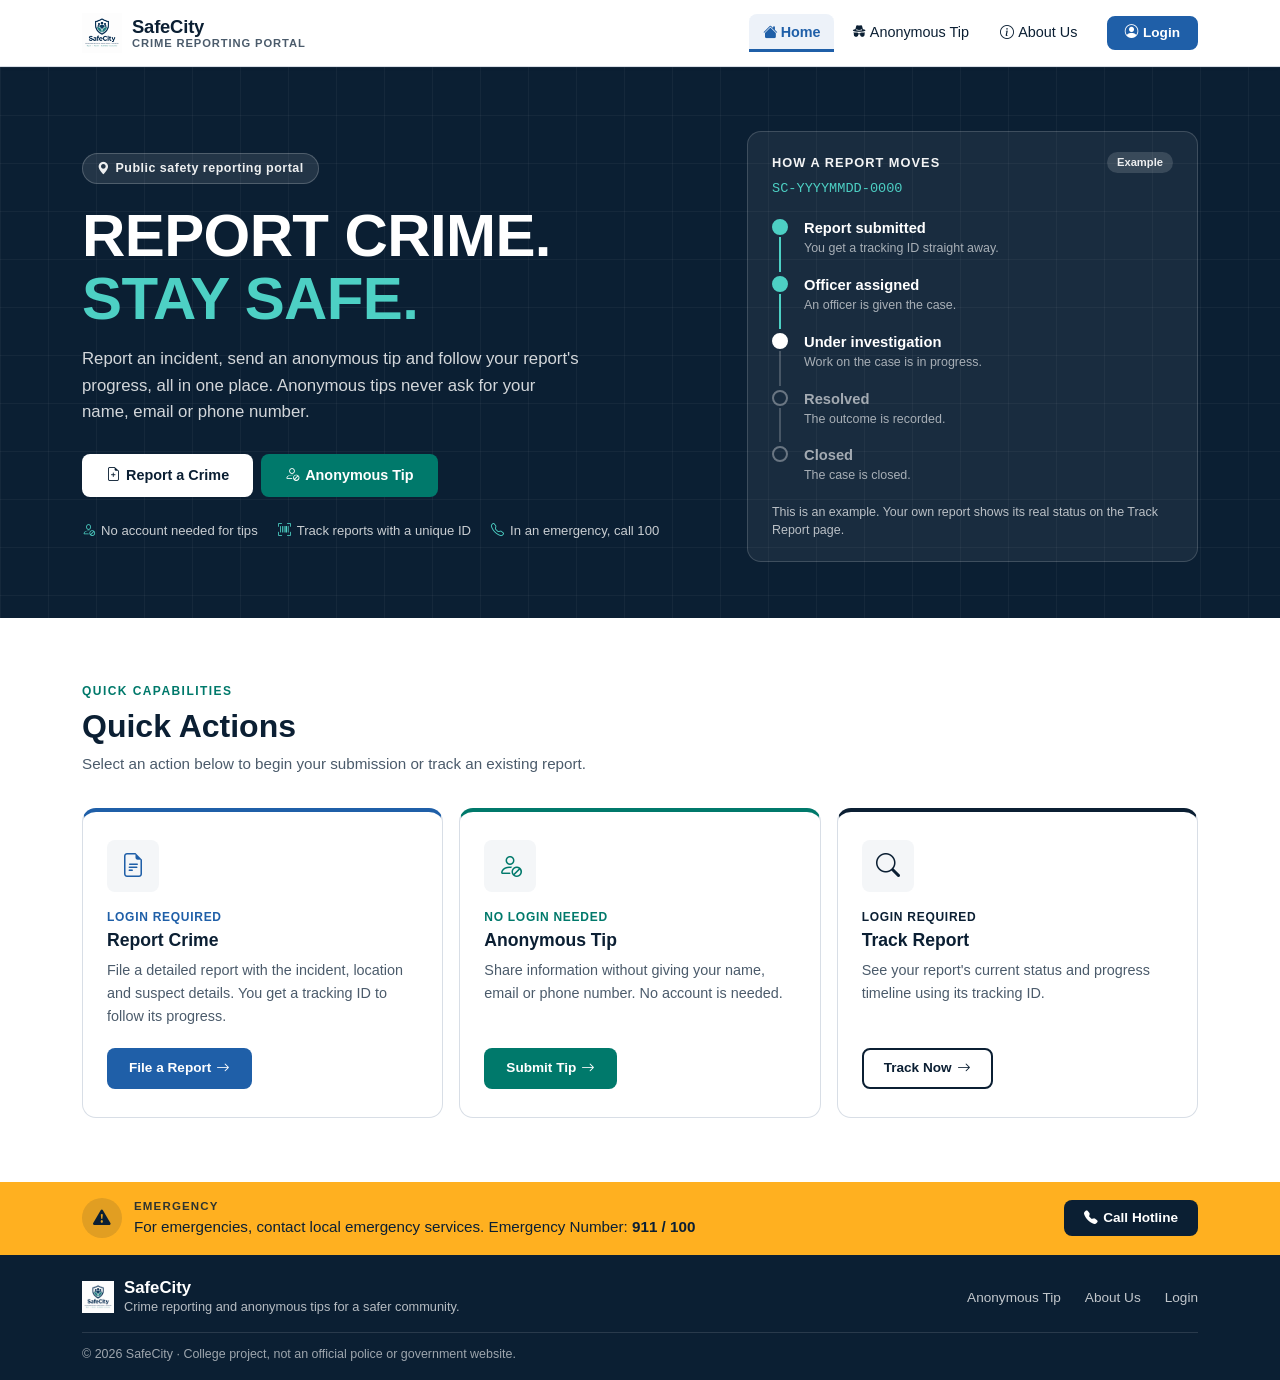
<file: index.html>
<!DOCTYPE html>
<html lang="en">
<head>
  <meta charset="UTF-8">
  <meta name="viewport" content="width=device-width, initial-scale=1.0">
  <title>SafeCity – Crime Reporting Portal</title>
  <meta name="description" content="SafeCity – Report crimes, submit anonymous tips, and track your reports.">
  <link rel="icon" type="image/png" href="assets/images/safecity-logo.png">

  <!-- Fonts: Public Sans (text) and Source Serif 4 (big headings).
       If the fonts cannot load, the browser uses the fallback fonts set in style.css. -->
  <link rel="preconnect" href="https://fonts.googleapis.com">
  <link rel="preconnect" href="https://fonts.gstatic.com" crossorigin>
  <link href="https://fonts.googleapis.com/css2?family=Public+Sans:wght@400;500;600;700;800&family=Source+Serif+4:wght@600;700&display=swap" rel="stylesheet">

  <!-- Bootstrap 5.3 CSS -->
  <link href="https://cdn.jsdelivr.net/npm/bootstrap@5.3.3/dist/css/bootstrap.min.css" rel="stylesheet">
  <!-- Bootstrap Icons 1.11 -->
  <link href="https://cdn.jsdelivr.net/npm/bootstrap-icons@1.11.3/font/bootstrap-icons.min.css" rel="stylesheet">
  <!-- Our custom styles (loads after Bootstrap so our rules win) -->
  <link rel="stylesheet" href="style.css">
  <link rel="stylesheet" href="responsive.css">
</head>
<body>

<!-- Skip-to-main link (accessibility) -->
<a href="#main-content" class="skip-link">Skip to main content</a>

<!-- ══════════════════════════════════════════════
     NAVBAR
     Logo on the left, links on the right (flexbox in style.css).
     The links are created by renderNavbar() in js/auth.js.
     ══════════════════════════════════════════════ -->
<nav class="site-navbar navbar navbar-expand-lg" aria-label="Main navigation">
  <div class="container">

    <!-- Brand logo + name -->
    <a class="navbar-brand" href="index.html">
      <img src="assets/images/safecity-logo.png" alt="SafeCity Logo" class="brand-logo">
      <div class="brand-text">
        <span class="brand-name">SafeCity</span>
        <span class="brand-sub">Crime Reporting Portal</span>
      </div>
    </a>

    <!-- Mobile hamburger button -->
    <button class="navbar-toggler" type="button"
            data-bs-toggle="collapse" data-bs-target="#mainNav"
            aria-controls="mainNav" aria-expanded="false"
            aria-label="Toggle navigation">
      <span class="navbar-toggler-icon"></span>
    </button>

    <!-- Nav links — rendered by auth.js based on login state -->
    <div class="collapse navbar-collapse" id="mainNav">
      <div id="nav-links-container"></div>
    </div>

  </div>
</nav>

<main id="main-content">

  <!-- ══════════════════════════════════════════════
       HERO SECTION
       ══════════════════════════════════════════════ -->
  <section class="hero-section" aria-labelledby="hero-heading">
    <div class="container">
      <div class="row align-items-center g-4">

        <!-- Left column: headline + buttons -->
        <div class="col-lg-7">

          <div class="hero-badge">
            <i class="bi bi-geo-alt-fill"></i>
            Public safety reporting portal
          </div>

          <h1 class="hero-title" id="hero-heading">
            REPORT CRIME.<br>
            <span class="text-teal">STAY SAFE.</span>
          </h1>

          <p class="hero-lead">
            Report an incident, send an anonymous tip and follow your
            report's progress, all in one place. Anonymous tips never ask
            for your name, email or phone number.
          </p>

          <!-- Main buttons -->
          <div class="d-flex flex-wrap gap-2 hero-cta-row">
            <a href="client/report-crime.html" class="btn-report">
              <i class="bi bi-file-earmark-plus"></i> Report a Crime
            </a>
            <a href="client/anonymous-tip.html" class="btn-anon">
              <i class="bi bi-person-slash"></i> Anonymous Tip
            </a>
          </div>

          <!-- Three short facts (all true for this portal) -->
          <div class="hero-trust">
            <span class="hero-trust-item">
              <i class="bi bi-person-slash"></i> No account needed for tips
            </span>
            <span class="hero-trust-item">
              <i class="bi bi-upc-scan"></i> Track reports with a unique ID
            </span>
            <span class="hero-trust-item">
              <i class="bi bi-telephone"></i> In an emergency, call 100
            </span>
          </div>
        </div>

        <!-- Right column: how a report moves (an example, not live data) -->
        <div class="col-lg-5 journey-col">
          <div class="journey-card">

            <div class="journey-header">
              <span class="journey-title">How a report moves</span>
              <span class="journey-tag">Example</span>
            </div>
            <div class="journey-id">SC-YYYYMMDD-0000</div>

            <ol class="journey-steps">
              <li class="journey-step done">
                Report submitted
                <small>You get a tracking ID straight away.</small>
              </li>
              <li class="journey-step done">
                Officer assigned
                <small>An officer is given the case.</small>
              </li>
              <li class="journey-step current">
                Under investigation
                <small>Work on the case is in progress.</small>
              </li>
              <li class="journey-step">
                Resolved
                <small>The outcome is recorded.</small>
              </li>
              <li class="journey-step">
                Closed
                <small>The case is closed.</small>
              </li>
            </ol>

            <p class="journey-note">
              This is an example. Your own report shows its real status
              on the Track Report page.
            </p>

          </div>
        </div>

      </div>
    </div>
  </section>

  <!-- ══════════════════════════════════════════════
       QUICK ACTIONS SECTION
       Each card has its own colour (set by the quick-card--... class).
       ══════════════════════════════════════════════ -->
  <section class="quick-actions-section" aria-labelledby="quick-actions-heading">
    <div class="container">

      <p class="section-label">Quick Capabilities</p>
      <h2 class="section-title" id="quick-actions-heading">Quick Actions</h2>
      <p class="section-subtitle">
        Select an action below to begin your submission or track an existing report.
      </p>

      <div class="row g-3">

        <!-- Card 1: Report Crime -->
        <div class="col-12 col-md-4">
          <div class="quick-card quick-card--report">
            <div class="quick-card-icon">
              <i class="bi bi-file-earmark-text"></i>
            </div>
            <div class="quick-card-hint">Login required</div>
            <h3 class="quick-card-title">Report Crime</h3>
            <p class="quick-card-text">
              File a detailed report with the incident, location and suspect
              details. You get a tracking ID to follow its progress.
            </p>
            <a href="client/report-crime.html" class="btn-card btn-card-blue">
              File a Report <i class="bi bi-arrow-right"></i>
            </a>
          </div>
        </div>

        <!-- Card 2: Anonymous Tip -->
        <div class="col-12 col-md-4">
          <div class="quick-card quick-card--tip">
            <div class="quick-card-icon">
              <i class="bi bi-person-slash"></i>
            </div>
            <div class="quick-card-hint">No login needed</div>
            <h3 class="quick-card-title">Anonymous Tip</h3>
            <p class="quick-card-text">
              Share information without giving your name, email or phone
              number. No account is needed.
            </p>
            <a href="client/anonymous-tip.html" class="btn-card btn-card-teal">
              Submit Tip <i class="bi bi-arrow-right"></i>
            </a>
          </div>
        </div>

        <!-- Card 3: Track Report -->
        <div class="col-12 col-md-4">
          <div class="quick-card quick-card--track">
            <div class="quick-card-icon">
              <i class="bi bi-search"></i>
            </div>
            <div class="quick-card-hint">Login required</div>
            <h3 class="quick-card-title">Track Report</h3>
            <p class="quick-card-text">
              See your report's current status and progress timeline using
              its tracking ID.
            </p>
            <a href="client/track-report.html" class="btn-card btn-card-outline">
              Track Now <i class="bi bi-arrow-right"></i>
            </a>
          </div>
        </div>

      </div>
    </div>
  </section>

  <!-- ══════════════════════════════════════════════
       EMERGENCY BANNER
       ══════════════════════════════════════════════ -->
  <section class="emergency-banner" aria-label="Emergency information">
    <div class="container">
      <div class="emergency-inner">

        <div class="emergency-left">
          <div class="emergency-icon-wrap">
            <i class="bi bi-exclamation-triangle-fill"></i>
          </div>
          <div>
            <div class="emergency-label">Emergency</div>
            <div class="emergency-text">
              For emergencies, contact local emergency services.
              Emergency Number: <strong>911 / 100</strong>
            </div>
          </div>
        </div>

        <a href="tel:100" class="btn-call-hotline">
          <i class="bi bi-telephone-fill"></i> Call Hotline
        </a>

      </div>
    </div>
  </section>

</main>

<!-- ══════════════════════════════════════════════
     FOOTER (slim version — the same block is used on every client page)
     ══════════════════════════════════════════════ -->
<footer class="site-footer" aria-label="Site footer">
  <div class="container">

    <div class="footer-main">
      <div class="footer-brand-block">
        <img src="assets/images/safecity-logo.png" alt="">
        <div>
          <div class="footer-brand-name">SafeCity</div>
          <p class="footer-tagline">Crime reporting and anonymous tips for a safer community.</p>
        </div>
      </div>

      <ul class="footer-links">
        <li><a href="client/anonymous-tip.html">Anonymous Tip</a></li>
        <li><a href="client/about.html">About Us</a></li>
        <li><a href="client/login.html">Login</a></li>
      </ul>
    </div>

    <div class="footer-bottom">
      &copy; <span id="current-year">2026</span> SafeCity · College project, not an official police or government website.
    </div>

  </div>
</footer>

<!-- Toast container (for notifications) -->
<div id="toast-container"></div>

<!-- Bootstrap JS (required for navbar collapse on mobile) -->
<script src="https://cdn.jsdelivr.net/npm/bootstrap@5.3.3/dist/js/bootstrap.bundle.min.js"></script>
<!-- Our shared JS -->
<script src="main.js"></script>
<!-- Auth: session management + dynamic navbar -->
<script src="js/auth.js"></script>
<script>
  // Build the navbar links for this root-level page (basePath = '')
  renderNavbar('');
</script>

</body>
</html>
</file>
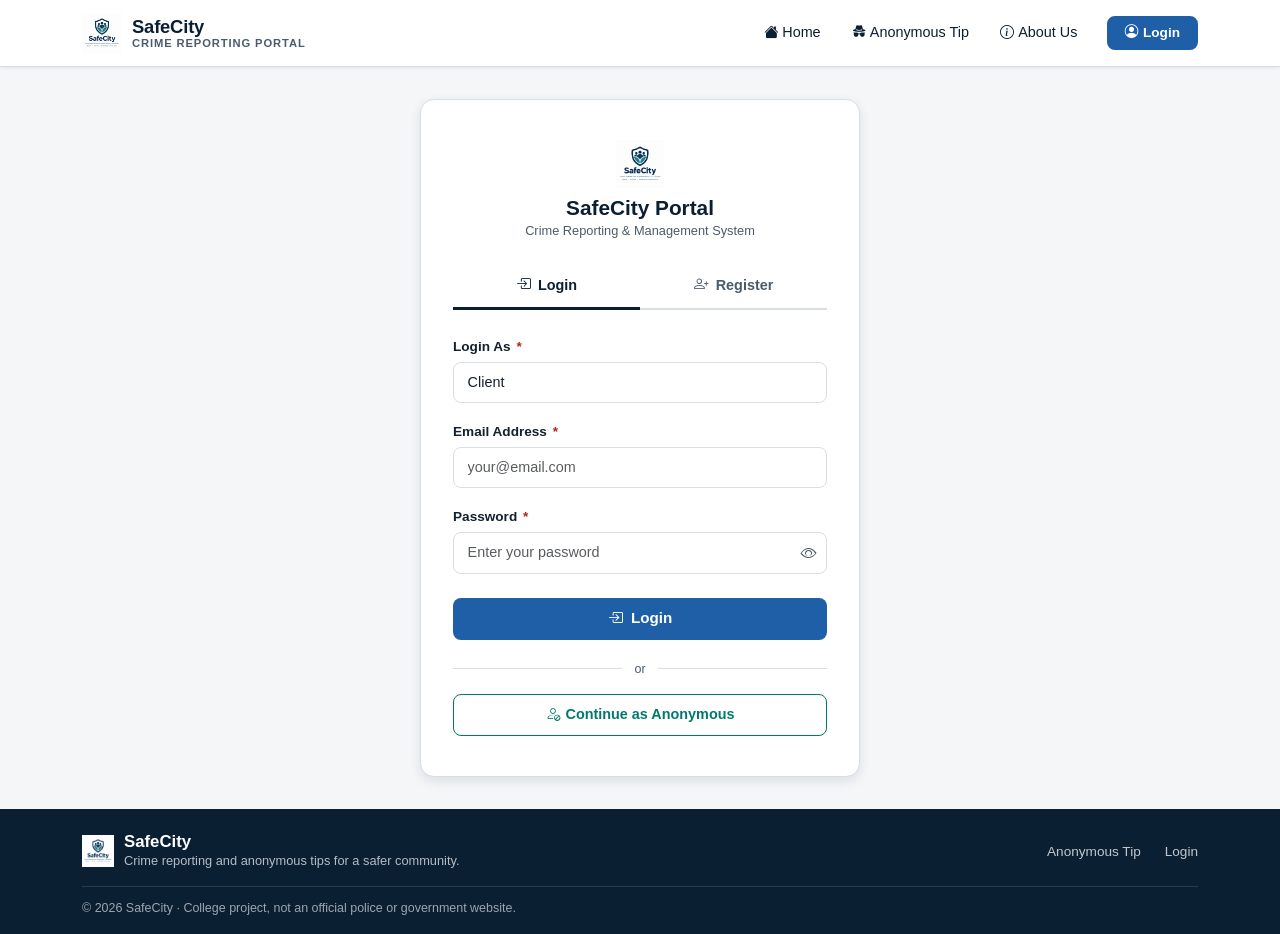
<file: admin/anonymous-tips.html>
<!DOCTYPE html>
<html lang="en">
<head>
  <meta charset="UTF-8">
  <meta name="viewport" content="width=device-width, initial-scale=1.0">
  <title>Anonymous Tips – SafeCity Admin</title>
  <link rel="icon" type="image/png" href="../assets/images/safecity-logo.png">
  <link href="https://cdn.jsdelivr.net/npm/bootstrap@5.3.3/dist/css/bootstrap.min.css" rel="stylesheet">
  <link href="https://cdn.jsdelivr.net/npm/bootstrap-icons@1.11.3/font/bootstrap-icons.min.css" rel="stylesheet">
  <link rel="stylesheet" href="../style.css">
  <link rel="stylesheet" href="../responsive.css">
  <link rel="stylesheet" href="../css/admin.css">
</head>
<body class="admin-body">

<div class="sidebar-overlay" id="sidebar-overlay"></div>

<!-- SIDEBAR -->
<aside class="admin-sidebar" id="admin-sidebar">
  <a class="sidebar-brand" href="dashboard.html">
    <img src="../assets/images/safecity-logo.png" alt="SafeCity Logo">
    <div class="sidebar-brand-text">
      <span class="name">SafeCity</span>
      <span class="sub">Admin Portal</span>
    </div>
  </a>
  <div class="sidebar-nav-label">Main Menu</div>
  <ul class="sidebar-nav">
    <li><a href="dashboard.html"><i class="bi bi-grid-1x2-fill"></i> Dashboard</a></li>
    <li><a href="crime-reports.html"><i class="bi bi-file-earmark-text"></i> Crime Reports <span class="nav-badge" id="nav-badge-reports">0</span></a></li>
    <li>
      <a href="anonymous-tips.html" class="active">
        <i class="bi bi-person-slash"></i> Anonymous Tips
        <span class="nav-badge" id="nav-badge-tips">0</span>
      </a>
    </li>
    <li><a href="investigations.html"><i class="bi bi-search"></i> Investigations</a></li>
    <li><a href="officers.html"><i class="bi bi-shield-shaded"></i> Officers</a></li>
  </ul>
  <div class="sidebar-footer">
    <button class="btn-logout" onclick="adminLogout()"><i class="bi bi-box-arrow-left"></i> Logout</button>
  </div>
</aside>

<!-- MAIN -->
<div class="admin-main">
  <div class="admin-topbar">
    <button class="hamburger-btn" id="sidebar-hamburger"><i class="bi bi-list"></i></button>
    <div class="admin-topbar-title">Anonymous Tips</div>
    <div class="topbar-right">
      <span class="topbar-date" id="topbar-date"></span>
      <div class="topbar-avatar">AD</div>
    </div>
  </div>

  <div class="admin-content">
    <div class="admin-page-title">Anonymous Tips</div>
    <div class="admin-page-subtitle">Review and manage all anonymously submitted tips. Identities are never stored.</div>

    <div class="table-card">
      <div class="table-card-header">
        <h3 class="table-card-title">All Tips</h3>
        <div class="d-flex gap-2">
          <span id="tips-header-count" style="line-height:2; font-size:0.8rem; color:var(--text-muted);"></span>
          <button class="btn-export" onclick="exportCSV(safeGetJSON('sc_tips'), 'anonymous-tips.csv')">
            <i class="bi bi-download"></i> Export CSV
          </button>
        </div>
      </div>

      <!-- Filter bar -->
      <div class="filter-bar">
        <div class="filter-search">
          <i class="bi bi-search"></i>
          <input type="text" id="search-tips" placeholder="Search by ID, location, description…" aria-label="Search tips">
        </div>
        <select class="filter-select" id="filter-tip-status" aria-label="Filter by status">
          <option value="">All Statuses</option>
          <option value="New">New</option>
          <option value="Reviewed">Reviewed</option>
          <option value="Actionable">Actionable</option>
          <option value="Dismissed">Dismissed</option>
        </select>
        <select class="filter-select" id="filter-tip-category" aria-label="Filter by category">
          <option value="">All Categories</option>
          <option value="Drug Activity">Drug Activity</option>
          <option value="Suspicious Person">Suspicious Person</option>
          <option value="Theft">Theft</option>
          <option value="Vandalism">Vandalism</option>
          <option value="Domestic Disturbance">Domestic Disturbance</option>
          <option value="Other">Other</option>
        </select>
      </div>

      <!-- Table -->
      <div class="table-responsive-wrapper">
        <table class="admin-table" aria-label="Anonymous tips table">
          <thead>
            <tr>
              <th>Tip ID</th>
              <th>Date</th>
              <th>Category</th>
              <th>Location</th>
              <th>Status</th>
              <th>Actions</th>
            </tr>
          </thead>
          <tbody id="tips-tbody">
            <tr><td colspan="6" class="text-center py-3 text-muted">Loading…</td></tr>
          </tbody>
        </table>
      </div>

      <div class="table-pagination">
        <span id="tips-count"></span>
        <div class="pagination-btns" id="tips-pagination"></div>
      </div>
    </div>
  </div>
</div>

<!-- ══ VIEW TIP MODAL ══ -->
<div class="admin-modal-overlay" id="tip-modal" style="display:none;">
  <div class="admin-modal">
    <div class="admin-modal-header">
      <h4 id="tip-modal-title">Tip Details</h4>
      <button class="btn-modal-close" onclick="closeAdminModal('tip-modal')"><i class="bi bi-x-lg"></i></button>
    </div>
    <div class="admin-modal-body" id="tip-modal-body"></div>
    <div class="admin-modal-footer">
      <button class="btn-step-prev" onclick="closeAdminModal('tip-modal')">Close</button>
    </div>
  </div>
</div>

<!-- ══ CHANGE STATUS MODAL ══ -->
<div class="admin-modal-overlay" id="change-tip-modal" style="display:none;">
  <div class="admin-modal">
    <div class="admin-modal-header">
      <h4>Change Tip Status</h4>
      <button class="btn-modal-close" onclick="closeAdminModal('change-tip-modal')"><i class="bi bi-x-lg"></i></button>
    </div>
    <div class="admin-modal-body">
      <input type="hidden" id="change-tip-id">
      <div class="mb-3">
        <label class="form-label">New Status</label>
        <select id="change-tip-status-select" class="form-select">
          <option value="New">New</option>
          <option value="Reviewed">Reviewed</option>
          <option value="Actionable">Actionable</option>
          <option value="Dismissed">Dismissed</option>
        </select>
      </div>
    </div>
    <div class="admin-modal-footer">
      <button class="btn-step-prev" onclick="closeAdminModal('change-tip-modal')">Cancel</button>
      <button class="btn-primary-custom" onclick="saveChangeTipStatus()">Update Status</button>
    </div>
  </div>
</div>

<div id="toast-container"></div>
<script src="https://cdn.jsdelivr.net/npm/bootstrap@5.3.3/dist/js/bootstrap.bundle.min.js"></script>
<script src="../main.js"></script>
<script src="../js/auth.js"></script>
<script src="../js/admin.js"></script>
<script>
  document.addEventListener('DOMContentLoaded', function () { loadTipsPage(); });
</script>
</body>
</html>
</file>
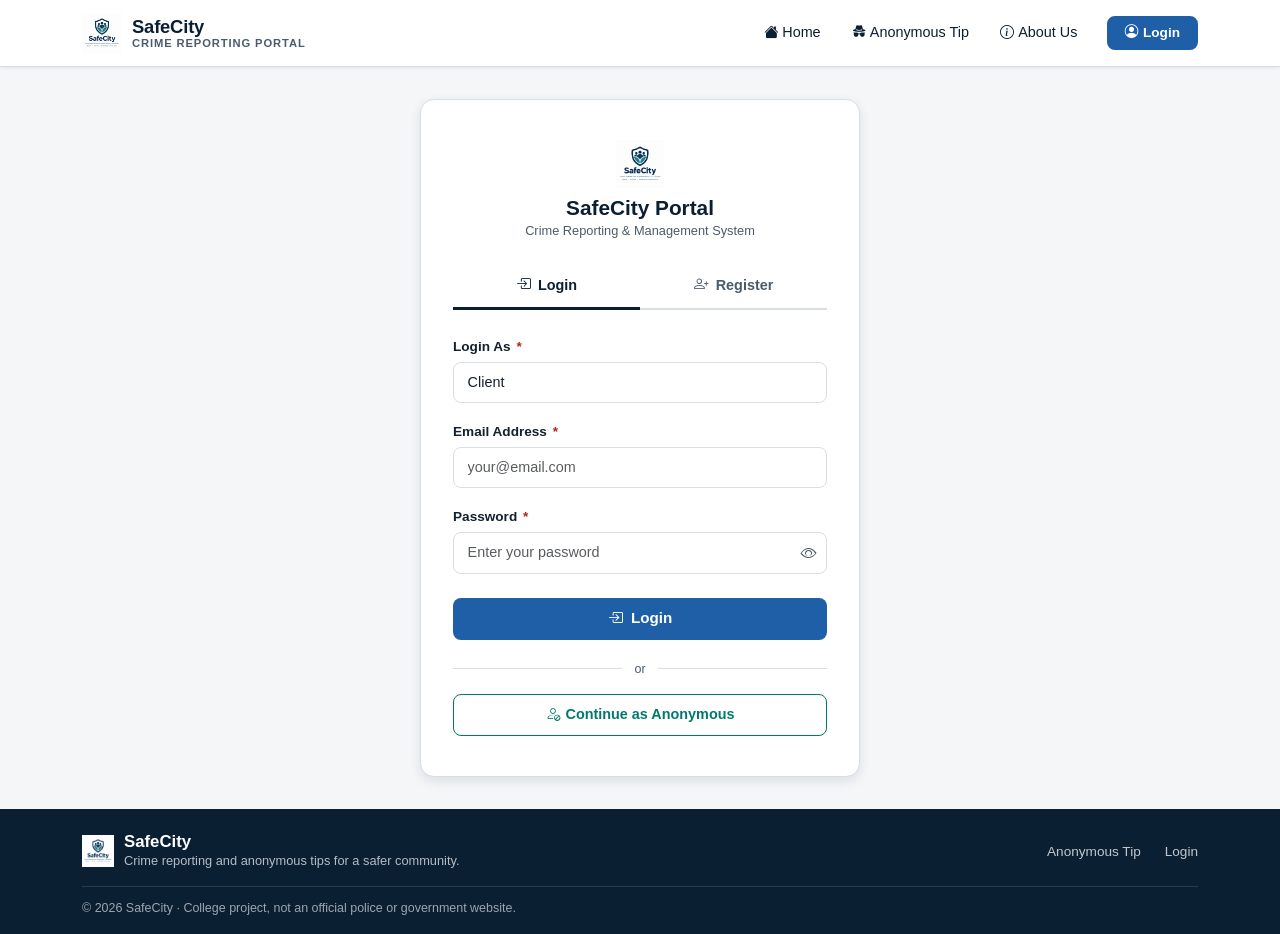
<file: admin/crime-reports.html>
<!DOCTYPE html>
<html lang="en">
<head>
  <meta charset="UTF-8">
  <meta name="viewport" content="width=device-width, initial-scale=1.0">
  <title>Crime Reports – SafeCity Admin</title>
  <link rel="icon" type="image/png" href="../assets/images/safecity-logo.png">
  <link href="https://cdn.jsdelivr.net/npm/bootstrap@5.3.3/dist/css/bootstrap.min.css" rel="stylesheet">
  <link href="https://cdn.jsdelivr.net/npm/bootstrap-icons@1.11.3/font/bootstrap-icons.min.css" rel="stylesheet">
  <link rel="stylesheet" href="../style.css">
  <link rel="stylesheet" href="../responsive.css">
  <link rel="stylesheet" href="../css/admin.css">
</head>
<body class="admin-body">

<div class="sidebar-overlay" id="sidebar-overlay"></div>

<!-- SIDEBAR -->
<aside class="admin-sidebar" id="admin-sidebar">
  <a class="sidebar-brand" href="dashboard.html">
    <img src="../assets/images/safecity-logo.png" alt="SafeCity Logo">
    <div class="sidebar-brand-text">
      <span class="name">SafeCity</span>
      <span class="sub">Admin Portal</span>
    </div>
  </a>
  <div class="sidebar-nav-label">Main Menu</div>
  <ul class="sidebar-nav">
    <li><a href="dashboard.html"><i class="bi bi-grid-1x2-fill"></i> Dashboard</a></li>
    <li>
      <a href="crime-reports.html" class="active">
        <i class="bi bi-file-earmark-text"></i> Crime Reports
        <span class="nav-badge" id="nav-badge-reports">0</span>
      </a>
    </li>
    <li><a href="anonymous-tips.html"><i class="bi bi-person-slash"></i> Anonymous Tips <span class="nav-badge" id="nav-badge-tips">0</span></a></li>
    <li><a href="investigations.html"><i class="bi bi-search"></i> Investigations</a></li>
    <li><a href="officers.html"><i class="bi bi-shield-shaded"></i> Officers</a></li>
  </ul>
  <div class="sidebar-footer">
    <button class="btn-logout" onclick="adminLogout()"><i class="bi bi-box-arrow-left"></i> Logout</button>
  </div>
</aside>

<!-- MAIN -->
<div class="admin-main">
  <div class="admin-topbar">
    <button class="hamburger-btn" id="sidebar-hamburger"><i class="bi bi-list"></i></button>
    <div class="admin-topbar-title">Crime Reports</div>
    <div class="topbar-right">
      <span class="topbar-date" id="topbar-date"></span>
      <div class="topbar-avatar">AD</div>
    </div>
  </div>

  <div class="admin-content">
    <div class="admin-page-title">Crime Reports</div>
    <div class="admin-page-subtitle">View, search, filter and manage all submitted crime reports.</div>

    <!-- TABLE CARD -->
    <div class="table-card">
      <!-- Header: title + export button -->
      <div class="table-card-header">
        <h3 class="table-card-title">All Reports</h3>
        <div class="d-flex gap-2 flex-wrap">
          <span class="topbar-date" id="reports-header-count" style="line-height:2;font-size:0.8rem;"></span>
          <button class="btn-export" onclick="exportCSV(safeGetJSON('sc_reports'), 'crime-reports.csv')">
            <i class="bi bi-download"></i> Export CSV
          </button>
        </div>
      </div>

      <!-- Filter bar -->
      <div class="filter-bar">
        <div class="filter-search">
          <i class="bi bi-search"></i>
          <input type="text" id="search-reports" placeholder="Search by ID, name, type, location…" aria-label="Search reports">
        </div>
        <select class="filter-select" id="filter-status" aria-label="Filter by status">
          <option value="">All Statuses</option>
          <option value="Pending">Pending</option>
          <option value="Under Investigation">Under Investigation</option>
          <option value="Resolved">Resolved</option>
          <option value="Closed">Closed</option>
        </select>
        <select class="filter-select" id="filter-type" aria-label="Filter by crime type">
          <option value="">All Types</option>
          <option value="Theft">Theft</option>
          <option value="Assault">Assault</option>
          <option value="Vandalism">Vandalism</option>
          <option value="Burglary">Burglary</option>
          <option value="Fraud">Fraud</option>
          <option value="Harassment">Harassment</option>
        </select>
      </div>

      <!-- Data table -->
      <div class="table-responsive-wrapper">
        <table class="admin-table" aria-label="Crime reports table">
          <thead>
            <tr>
              <th>Report ID</th>
              <th>Date</th>
              <th>Type</th>
              <th>District</th>
              <th>Reporter</th>
              <th>Status</th>
              <th>Priority</th>
              <th>Actions</th>
            </tr>
          </thead>
          <tbody id="reports-tbody">
            <tr><td colspan="8" class="text-center py-3 text-muted">Loading…</td></tr>
          </tbody>
        </table>
      </div>

      <!-- Pagination -->
      <div class="table-pagination">
        <span id="reports-count"></span>
        <div class="pagination-btns" id="reports-pagination"></div>
      </div>
    </div>

  </div>
</div>

<!-- ══ VIEW REPORT MODAL ══ -->
<div class="admin-modal-overlay" id="report-modal" style="display:none;">
  <div class="admin-modal">
    <div class="admin-modal-header">
      <h4 id="report-modal-title">Report Details</h4>
      <button class="btn-modal-close" onclick="closeAdminModal('report-modal')" aria-label="Close modal">
        <i class="bi bi-x-lg"></i>
      </button>
    </div>
    <div class="admin-modal-body" id="report-modal-body">
      <!-- Filled by viewReport() in admin.js -->
    </div>
    <div class="admin-modal-footer">
      <button class="btn-step-prev" onclick="closeAdminModal('report-modal')">Close</button>
    </div>
  </div>
</div>

<!-- ══ EDIT REPORT MODAL ══ -->
<div class="admin-modal-overlay" id="edit-report-modal" style="display:none;">
  <div class="admin-modal">
    <div class="admin-modal-header">
      <h4>Update Report</h4>
      <button class="btn-modal-close" onclick="closeAdminModal('edit-report-modal')">
        <i class="bi bi-x-lg"></i>
      </button>
    </div>
    <div class="admin-modal-body">
      <!-- Hidden field holds the report ID being edited -->
      <input type="hidden" id="edit-report-id">

      <div class="mb-3">
        <label class="form-label">Status</label>
        <select id="edit-report-status" class="form-select">
          <option value="Pending">Pending</option>
          <option value="Under Investigation">Under Investigation</option>
          <option value="Resolved">Resolved</option>
          <option value="Closed">Closed</option>
        </select>
      </div>

      <div class="mb-3">
        <label class="form-label">Priority</label>
        <select id="edit-report-priority" class="form-select">
          <option value="Low">Low</option>
          <option value="Medium">Medium</option>
          <option value="High">High</option>
          <option value="Critical">Critical</option>
        </select>
      </div>

      <div class="mb-3">
        <label class="form-label">Assigned Officer ID</label>
        <select id="edit-report-officer" class="form-select officer-dropdown">
          <option value="">— Unassigned —</option>
        </select>
      </div>
    </div>
    <div class="admin-modal-footer">
      <button class="btn-step-prev" onclick="closeAdminModal('edit-report-modal')">Cancel</button>
      <button class="btn-primary-custom" onclick="saveEditReport()">Save Changes</button>
    </div>
  </div>
</div>

<div id="toast-container"></div>
<script src="https://cdn.jsdelivr.net/npm/bootstrap@5.3.3/dist/js/bootstrap.bundle.min.js"></script>
<script src="../main.js"></script>
<script src="../js/auth.js"></script>
<script src="../js/admin.js"></script>
<script>
  document.addEventListener('DOMContentLoaded', function () {
    loadCrimeReports();
    populateOfficerDropdowns();
  });
</script>
</body>
</html>
</file>
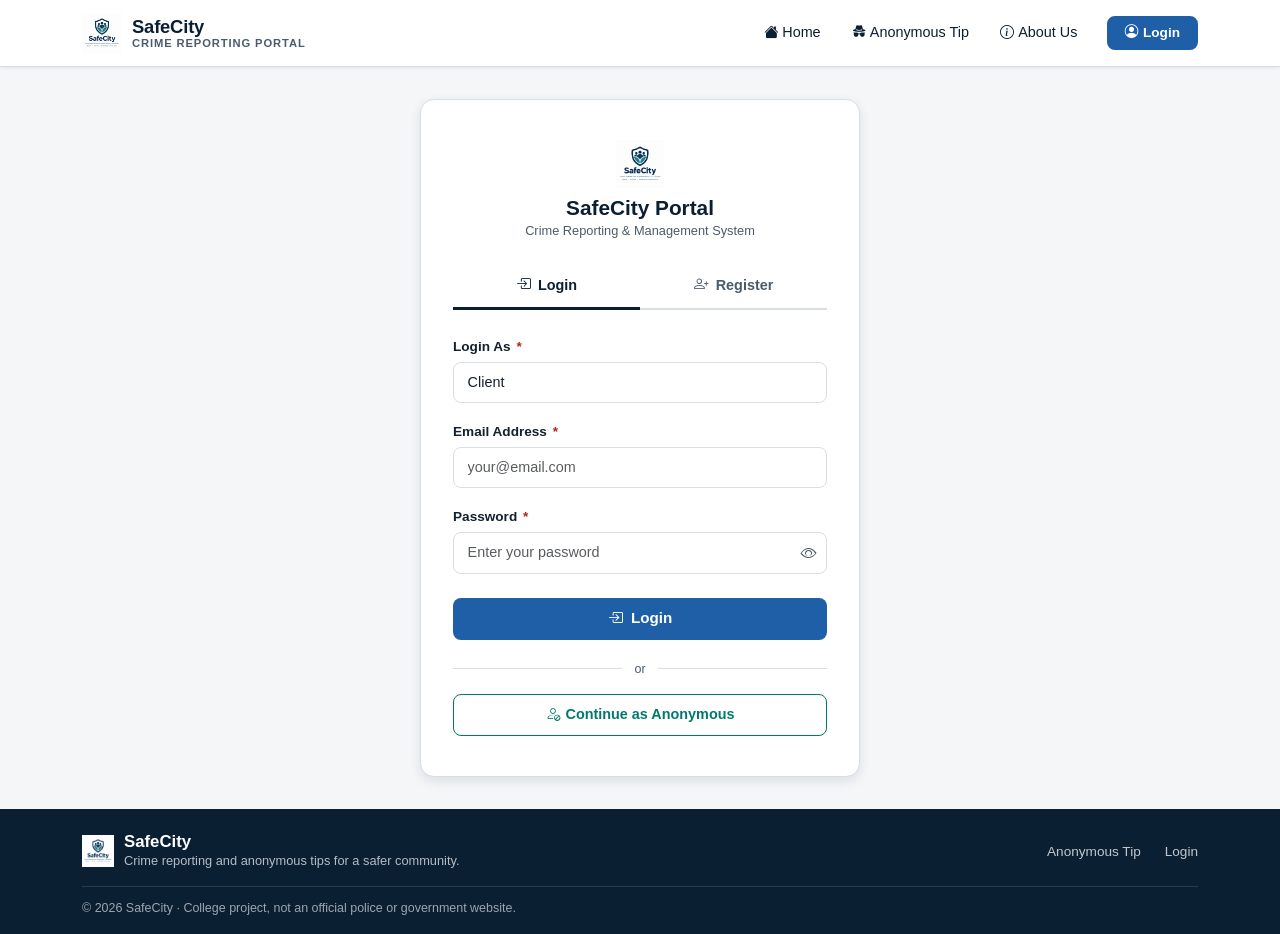
<file: admin/investigations.html>
<!DOCTYPE html>
<html lang="en">
<head>
  <meta charset="UTF-8">
  <meta name="viewport" content="width=device-width, initial-scale=1.0">
  <title>Investigations – SafeCity Admin</title>
  <link rel="icon" type="image/png" href="../assets/images/safecity-logo.png">
  <link href="https://cdn.jsdelivr.net/npm/bootstrap@5.3.3/dist/css/bootstrap.min.css" rel="stylesheet">
  <link href="https://cdn.jsdelivr.net/npm/bootstrap-icons@1.11.3/font/bootstrap-icons.min.css" rel="stylesheet">
  <link rel="stylesheet" href="../style.css">
  <link rel="stylesheet" href="../responsive.css">
  <link rel="stylesheet" href="../css/admin.css">
</head>
<body class="admin-body">

<div class="sidebar-overlay" id="sidebar-overlay"></div>

<!-- SIDEBAR -->
<aside class="admin-sidebar" id="admin-sidebar">
  <a class="sidebar-brand" href="dashboard.html">
    <img src="../assets/images/safecity-logo.png" alt="SafeCity Logo">
    <div class="sidebar-brand-text">
      <span class="name">SafeCity</span>
      <span class="sub">Admin Portal</span>
    </div>
  </a>
  <div class="sidebar-nav-label">Main Menu</div>
  <ul class="sidebar-nav">
    <li><a href="dashboard.html"><i class="bi bi-grid-1x2-fill"></i> Dashboard</a></li>
    <li><a href="crime-reports.html"><i class="bi bi-file-earmark-text"></i> Crime Reports <span class="nav-badge" id="nav-badge-reports">0</span></a></li>
    <li><a href="anonymous-tips.html"><i class="bi bi-person-slash"></i> Anonymous Tips <span class="nav-badge" id="nav-badge-tips">0</span></a></li>
    <li>
      <a href="investigations.html" class="active">
        <i class="bi bi-search"></i> Investigations
      </a>
    </li>
    <li><a href="officers.html"><i class="bi bi-shield-shaded"></i> Officers</a></li>
  </ul>
  <div class="sidebar-footer">
    <button class="btn-logout" onclick="adminLogout()"><i class="bi bi-box-arrow-left"></i> Logout</button>
  </div>
</aside>

<!-- MAIN -->
<div class="admin-main">
  <div class="admin-topbar">
    <button class="hamburger-btn" id="sidebar-hamburger"><i class="bi bi-list"></i></button>
    <div class="admin-topbar-title">Investigations</div>
    <div class="topbar-right">
      <span class="topbar-date" id="topbar-date"></span>
      <div class="topbar-avatar">AD</div>
    </div>
  </div>

  <div class="admin-content">
    <div class="admin-page-title">Investigations</div>
    <div class="admin-page-subtitle">Manage ongoing and closed case investigations.</div>

    <div class="table-card">
      <div class="table-card-header">
        <h3 class="table-card-title">All Investigations</h3>
        <div class="d-flex gap-2">
          <button class="btn-export" onclick="exportCSV(safeGetJSON('sc_investigations'), 'investigations.csv')">
            <i class="bi bi-download"></i> Export
          </button>
          <button class="btn-add" onclick="openCreateInvestigation()">
            <i class="bi bi-plus-lg"></i> New Investigation
          </button>
        </div>
      </div>

      <!-- Filter bar -->
      <div class="filter-bar">
        <select class="filter-select" id="filter-inv-status" aria-label="Filter by status">
          <option value="">All Statuses</option>
          <option value="Open">Open</option>
          <option value="Active">Active</option>
          <option value="Closed">Closed</option>
        </select>
        <select class="filter-select officer-dropdown" id="filter-inv-officer" aria-label="Filter by officer">
          <option value="">All Officers</option>
        </select>
      </div>

      <!-- Table -->
      <div class="table-responsive-wrapper">
        <table class="admin-table" aria-label="Investigations table">
          <thead>
            <tr>
              <th>Inv. ID</th>
              <th>Report / Title</th>
              <th>Start Date</th>
              <th>Assigned Officer</th>
              <th>Status</th>
              <th>Last Updated</th>
              <th>Actions</th>
            </tr>
          </thead>
          <tbody id="inv-tbody">
            <tr><td colspan="7" class="text-center py-3 text-muted">Loading…</td></tr>
          </tbody>
        </table>
      </div>

      <div class="table-pagination">
        <span></span>
        <div class="pagination-btns" id="inv-pagination"></div>
      </div>
    </div>
  </div>
</div>

<!-- ══ VIEW INVESTIGATION MODAL ══ -->
<div class="admin-modal-overlay" id="inv-modal" style="display:none;">
  <div class="admin-modal">
    <div class="admin-modal-header">
      <h4 id="inv-modal-title">Investigation Details</h4>
      <button class="btn-modal-close" onclick="closeAdminModal('inv-modal')"><i class="bi bi-x-lg"></i></button>
    </div>
    <div class="admin-modal-body" id="inv-modal-body"></div>
    <div class="admin-modal-footer">
      <button class="btn-step-prev" onclick="closeAdminModal('inv-modal')">Close</button>
    </div>
  </div>
</div>

<!-- ══ EDIT INVESTIGATION MODAL ══ -->
<div class="admin-modal-overlay" id="edit-inv-modal" style="display:none;">
  <div class="admin-modal">
    <div class="admin-modal-header">
      <h4>Edit Investigation</h4>
      <button class="btn-modal-close" onclick="closeAdminModal('edit-inv-modal')"><i class="bi bi-x-lg"></i></button>
    </div>
    <div class="admin-modal-body">
      <input type="hidden" id="edit-inv-id">
      <div class="mb-3">
        <label class="form-label">Status</label>
        <select id="edit-inv-status" class="form-select">
          <option value="Open">Open</option>
          <option value="Active">Active</option>
          <option value="Closed">Closed</option>
        </select>
      </div>
      <div class="mb-3">
        <label class="form-label">Assigned Officer</label>
        <select id="edit-inv-officer" class="form-select officer-dropdown">
          <option value="">— Unassigned —</option>
        </select>
      </div>
      <div class="mb-3">
        <label class="form-label">Investigation Notes</label>
        <textarea id="edit-inv-notes" class="form-control" rows="4" placeholder="Add or update case notes…"></textarea>
      </div>
    </div>
    <div class="admin-modal-footer">
      <button class="btn-step-prev" onclick="closeAdminModal('edit-inv-modal')">Cancel</button>
      <button class="btn-primary-custom" onclick="saveEditInvestigation()">Save Changes</button>
    </div>
  </div>
</div>

<!-- ══ CREATE INVESTIGATION MODAL ══ -->
<div class="admin-modal-overlay" id="create-inv-modal" style="display:none;">
  <div class="admin-modal">
    <div class="admin-modal-header">
      <h4>Create New Investigation</h4>
      <button class="btn-modal-close" onclick="closeAdminModal('create-inv-modal')"><i class="bi bi-x-lg"></i></button>
    </div>
    <div class="admin-modal-body">
      <form id="create-inv-form" novalidate>
        <div class="mb-3">
          <label class="form-label">Related Report ID</label>
          <input type="text" id="new-inv-report-id" class="form-control" placeholder="e.g. SC-20241001-1021">
        </div>
        <div class="mb-3">
          <label class="form-label">Investigation Title <span class="required-star">*</span></label>
          <input type="text" id="new-inv-title" class="form-control"
                 data-validate="required" data-label="Title"
                 placeholder="Short descriptive title">
          <div class="invalid-feedback"></div>
        </div>
        <div class="mb-3">
          <label class="form-label">Status</label>
          <select id="new-inv-status" class="form-select">
            <option value="Open">Open</option>
            <option value="Active">Active</option>
          </select>
        </div>
        <div class="mb-3">
          <label class="form-label">Assign Officer</label>
          <select id="new-inv-officer" class="form-select officer-dropdown">
            <option value="">— Unassigned —</option>
          </select>
        </div>
        <div class="mb-3">
          <label class="form-label">Initial Notes</label>
          <textarea id="new-inv-notes" class="form-control" rows="3" placeholder="Initial investigation notes…"></textarea>
        </div>
      </form>
    </div>
    <div class="admin-modal-footer">
      <button class="btn-step-prev" onclick="closeAdminModal('create-inv-modal')">Cancel</button>
      <button class="btn-primary-custom" onclick="saveCreateInvestigation()">Create Investigation</button>
    </div>
  </div>
</div>

<div id="toast-container"></div>
<script src="https://cdn.jsdelivr.net/npm/bootstrap@5.3.3/dist/js/bootstrap.bundle.min.js"></script>
<script src="../main.js"></script>
<script src="../js/validation.js"></script>
<script src="../js/auth.js"></script>
<script src="../js/admin.js"></script>
<script>
  document.addEventListener('DOMContentLoaded', function () { loadInvestigationsPage(); });
</script>
</body>
</html>
</file>
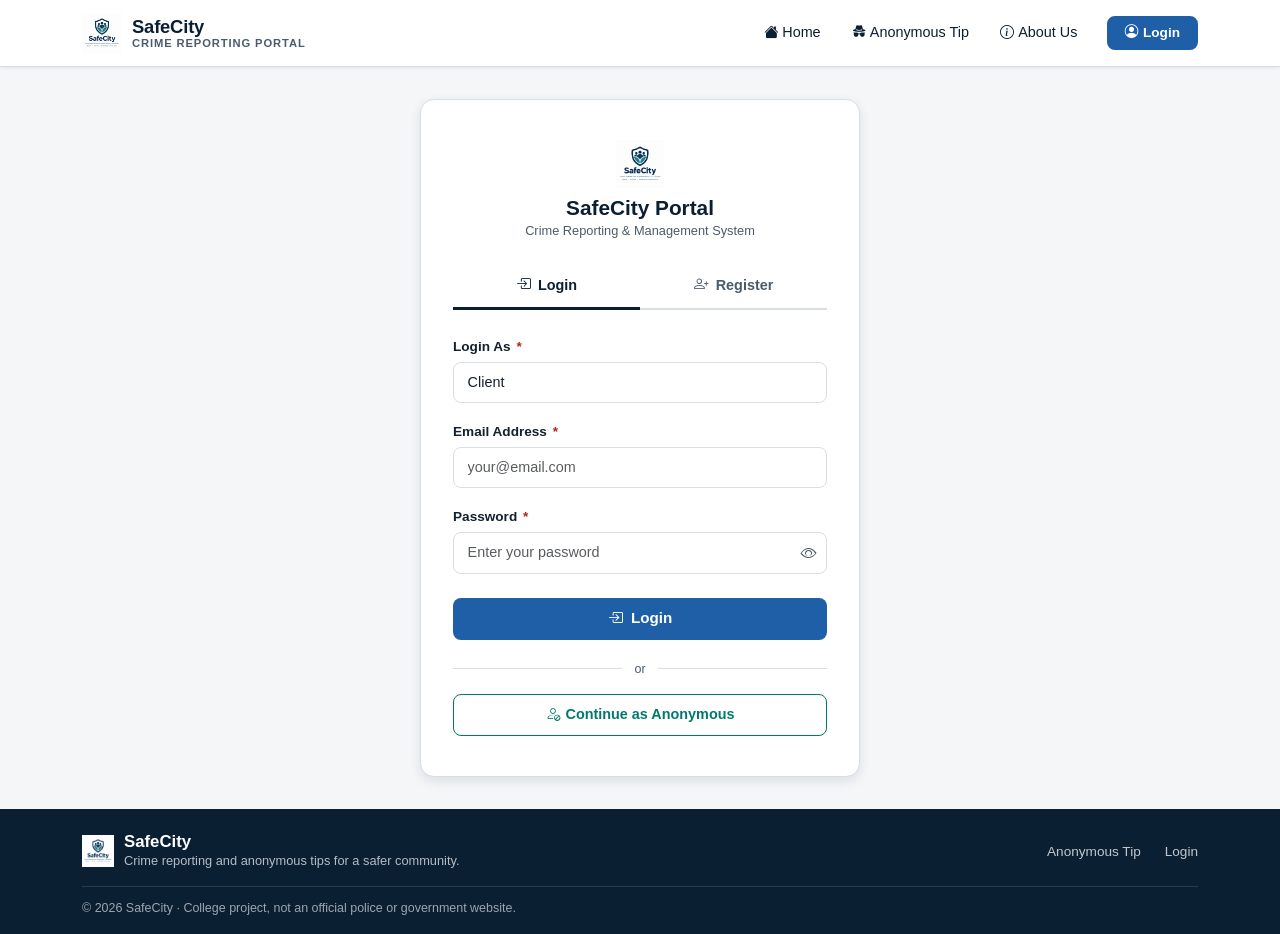
<file: admin/officers.html>
<!DOCTYPE html>
<html lang="en">
<head>
  <meta charset="UTF-8">
  <meta name="viewport" content="width=device-width, initial-scale=1.0">
  <title>Officers – SafeCity Admin</title>
  <link rel="icon" type="image/png" href="../assets/images/safecity-logo.png">
  <link href="https://cdn.jsdelivr.net/npm/bootstrap@5.3.3/dist/css/bootstrap.min.css" rel="stylesheet">
  <link href="https://cdn.jsdelivr.net/npm/bootstrap-icons@1.11.3/font/bootstrap-icons.min.css" rel="stylesheet">
  <link rel="stylesheet" href="../style.css">
  <link rel="stylesheet" href="../responsive.css">
  <link rel="stylesheet" href="../css/admin.css">
</head>
<body class="admin-body">

<div class="sidebar-overlay" id="sidebar-overlay"></div>

<!-- SIDEBAR -->
<aside class="admin-sidebar" id="admin-sidebar">
  <a class="sidebar-brand" href="dashboard.html">
    <img src="../assets/images/safecity-logo.png" alt="SafeCity Logo">
    <div class="sidebar-brand-text">
      <span class="name">SafeCity</span>
      <span class="sub">Admin Portal</span>
    </div>
  </a>
  <div class="sidebar-nav-label">Main Menu</div>
  <ul class="sidebar-nav">
    <li><a href="dashboard.html"><i class="bi bi-grid-1x2-fill"></i> Dashboard</a></li>
    <li><a href="crime-reports.html"><i class="bi bi-file-earmark-text"></i> Crime Reports <span class="nav-badge" id="nav-badge-reports">0</span></a></li>
    <li><a href="anonymous-tips.html"><i class="bi bi-person-slash"></i> Anonymous Tips <span class="nav-badge" id="nav-badge-tips">0</span></a></li>
    <li><a href="investigations.html"><i class="bi bi-search"></i> Investigations</a></li>
    <li>
      <a href="officers.html" class="active">
        <i class="bi bi-shield-shaded"></i> Officers
      </a>
    </li>
  </ul>
  <div class="sidebar-footer">
    <button class="btn-logout" onclick="adminLogout()"><i class="bi bi-box-arrow-left"></i> Logout</button>
  </div>
</aside>

<!-- MAIN -->
<div class="admin-main">
  <div class="admin-topbar">
    <button class="hamburger-btn" id="sidebar-hamburger"><i class="bi bi-list"></i></button>
    <div class="admin-topbar-title">Officers</div>
    <div class="topbar-right">
      <span class="topbar-date" id="topbar-date"></span>
      <div class="topbar-avatar">AD</div>
    </div>
  </div>

  <div class="admin-content">
    <div class="admin-page-title">Police Officers</div>
    <div class="admin-page-subtitle">Manage officer profiles, assignments, and duty status.</div>

    <div class="table-card">
      <div class="table-card-header">
        <h3 class="table-card-title">All Officers</h3>
        <div class="d-flex gap-2">
          <button class="btn-export" onclick="exportCSV(safeGetJSON('sc_officers'), 'officers.csv')">
            <i class="bi bi-download"></i> Export
          </button>
          <button class="btn-add" onclick="openAddOfficer()">
            <i class="bi bi-person-plus"></i> Add Officer
          </button>
        </div>
      </div>

      <!-- Filter bar -->
      <div class="filter-bar">
        <div class="filter-search">
          <i class="bi bi-search"></i>
          <input type="text" id="search-officers" placeholder="Search by name or badge number…" aria-label="Search officers">
        </div>
        <select class="filter-select" id="filter-officer-status" aria-label="Filter by status">
          <option value="">All Statuses</option>
          <option value="Active">Active</option>
          <option value="On Leave">On Leave</option>
          <option value="Off Duty">Off Duty</option>
        </select>
        <select class="filter-select" id="filter-officer-dept" aria-label="Filter by department">
          <option value="">All Departments</option>
          <option value="Crime Branch">Crime Branch</option>
          <option value="Assault &amp; Violent Crimes">Assault &amp; Violent Crimes</option>
          <option value="Burglary &amp; Property Crime">Burglary &amp; Property Crime</option>
          <option value="Community Policing">Community Policing</option>
          <option value="Cyber Crime">Cyber Crime</option>
          <option value="Narcotics">Narcotics</option>
          <option value="Beat Patrol">Beat Patrol</option>
          <option value="Traffic">Traffic</option>
          <option value="Women Safety">Women Safety</option>
        </select>
      </div>

      <!-- Table -->
      <div class="table-responsive-wrapper">
        <table class="admin-table" aria-label="Officers table">
          <thead>
            <tr>
              <th>Badge #</th>
              <th>Name &amp; Email</th>
              <th>Rank</th>
              <th>Department</th>
              <th>Cases</th>
              <th>Status</th>
              <th>Actions</th>
            </tr>
          </thead>
          <tbody id="officers-tbody">
            <tr><td colspan="7" class="text-center py-3 text-muted">Loading…</td></tr>
          </tbody>
        </table>
      </div>

      <div class="table-pagination">
        <span></span>
        <div class="pagination-btns" id="officers-pagination"></div>
      </div>
    </div>
  </div>
</div>

<!-- ══ VIEW OFFICER MODAL ══ -->
<div class="admin-modal-overlay" id="officer-view-modal" style="display:none;">
  <div class="admin-modal">
    <div class="admin-modal-header">
      <h4 id="officer-modal-title">Officer Profile</h4>
      <button class="btn-modal-close" onclick="closeAdminModal('officer-view-modal')"><i class="bi bi-x-lg"></i></button>
    </div>
    <div class="admin-modal-body" id="officer-modal-body"></div>
    <div class="admin-modal-footer">
      <button class="btn-step-prev" onclick="closeAdminModal('officer-view-modal')">Close</button>
    </div>
  </div>
</div>

<!-- ══ ADD / EDIT OFFICER MODAL ══ -->
<div class="admin-modal-overlay" id="officer-form-modal" style="display:none;">
  <div class="admin-modal">
    <div class="admin-modal-header">
      <h4 id="officer-form-title">Add Officer</h4>
      <button class="btn-modal-close" onclick="closeAdminModal('officer-form-modal')"><i class="bi bi-x-lg"></i></button>
    </div>
    <div class="admin-modal-body">
      <form id="officer-form" novalidate>
        <input type="hidden" id="edit-officer-id">

        <div class="row g-3">
          <div class="col-12 col-sm-6">
            <label class="form-label">Full Name <span class="required-star">*</span></label>
            <input type="text" id="officer-name-input" class="form-control"
                   data-validate="required" data-label="Name" placeholder="Officer full name">
            <div class="invalid-feedback"></div>
          </div>
          <div class="col-12 col-sm-6">
            <label class="form-label">Badge Number <span class="required-star">*</span></label>
            <input type="text" id="officer-badge-input" class="form-control"
                   data-validate="required" data-label="Badge number" placeholder="e.g. GJ-IPS-1041">
            <div class="invalid-feedback"></div>
          </div>
          <div class="col-12 col-sm-6">
            <label class="form-label">Rank <span class="required-star">*</span></label>
            <select id="officer-rank-input" class="form-select"
                    data-validate="required" data-label="Rank">
              <option value="">— Select rank —</option>
              <option value="Inspector">Inspector</option>
              <option value="Sub-Inspector">Sub-Inspector</option>
              <option value="Assistant Sub-Inspector">Assistant Sub-Inspector</option>
              <option value="Constable">Constable</option>
              <option value="Head Constable">Head Constable</option>
            </select>
            <div class="invalid-feedback"></div>
          </div>
          <div class="col-12 col-sm-6">
            <label class="form-label">Department <span class="required-star">*</span></label>
            <select id="officer-dept-input" class="form-select"
                    data-validate="required" data-label="Department">
              <option value="">— Select department —</option>
              <option value="Crime Branch">Crime Branch</option>
              <option value="Assault &amp; Violent Crimes">Assault &amp; Violent Crimes</option>
              <option value="Burglary &amp; Property Crime">Burglary &amp; Property Crime</option>
              <option value="Community Policing">Community Policing</option>
              <option value="Cyber Crime">Cyber Crime</option>
              <option value="Narcotics">Narcotics</option>
              <option value="Beat Patrol">Beat Patrol</option>
              <option value="Traffic">Traffic</option>
              <option value="Women Safety">Women Safety</option>
            </select>
            <div class="invalid-feedback"></div>
          </div>
          <div class="col-12 col-sm-6">
            <label class="form-label">Phone <span class="required-star">*</span></label>
            <input type="tel" id="officer-phone-input" class="form-control"
                   data-validate="required|phone" data-label="Phone" placeholder="10-digit number">
            <div class="invalid-feedback"></div>
          </div>
          <div class="col-12 col-sm-6">
            <label class="form-label">Email <span class="required-star">*</span></label>
            <input type="email" id="officer-email-input" class="form-control"
                   data-validate="required|email" data-label="Email"
                   placeholder="officer@gujaratpolice.gov.in">
            <div class="invalid-feedback"></div>
          </div>
          <div class="col-12">
            <label class="form-label">Status</label>
            <select id="officer-status-input" class="form-select">
              <option value="Active">Active</option>
              <option value="On Leave">On Leave</option>
              <option value="Off Duty">Off Duty</option>
            </select>
          </div>
        </div>
      </form>
    </div>
    <div class="admin-modal-footer">
      <button class="btn-step-prev" onclick="closeAdminModal('officer-form-modal')">Cancel</button>
      <button class="btn-primary-custom" onclick="saveOfficer()">Save Officer</button>
    </div>
  </div>
</div>

<div id="toast-container"></div>
<script src="https://cdn.jsdelivr.net/npm/bootstrap@5.3.3/dist/js/bootstrap.bundle.min.js"></script>
<script src="../main.js"></script>
<script src="../js/validation.js"></script>
<script src="../js/auth.js"></script>
<script src="../js/admin.js"></script>
<script>
  document.addEventListener('DOMContentLoaded', function () {
    loadOfficersPage();
    // Attach real-time validation to the add/edit officer form
    attachRealTimeValidation(document.getElementById('officer-form'));
  });
</script>
</body>
</html>
</file>
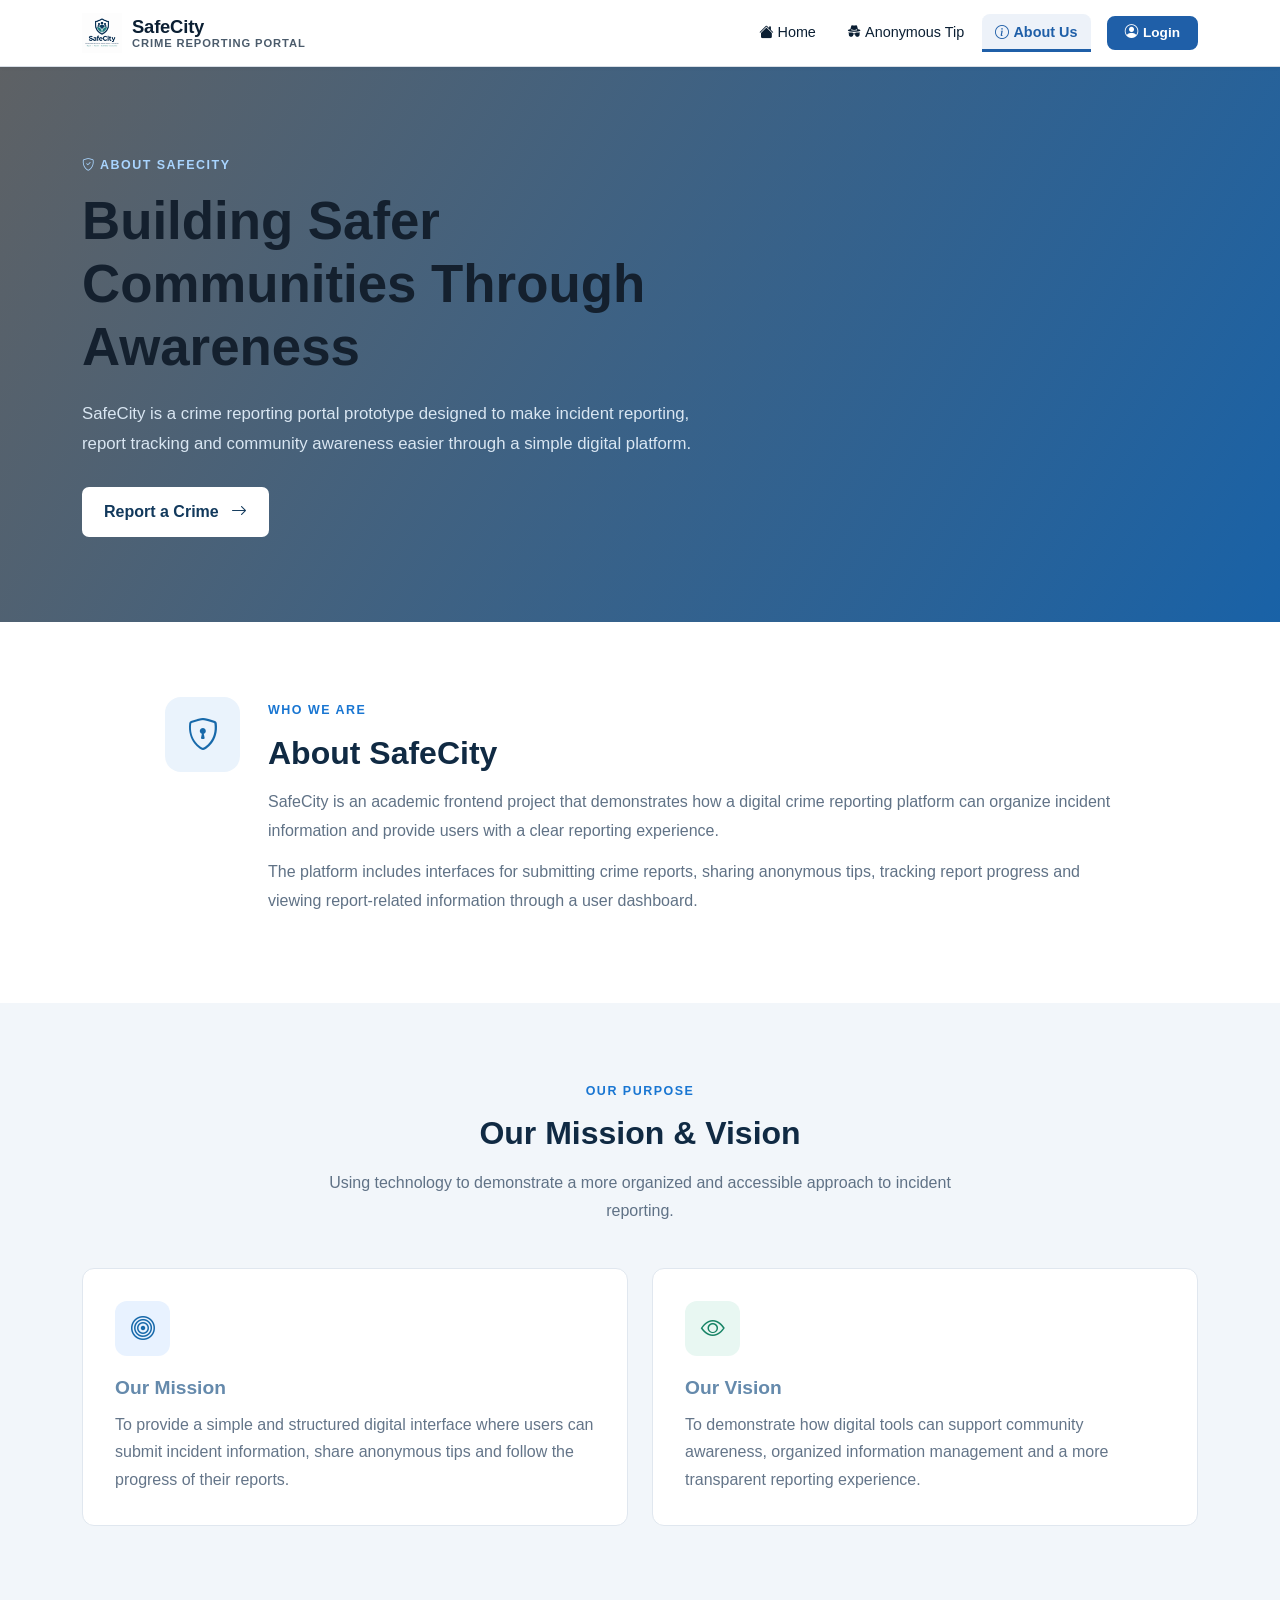
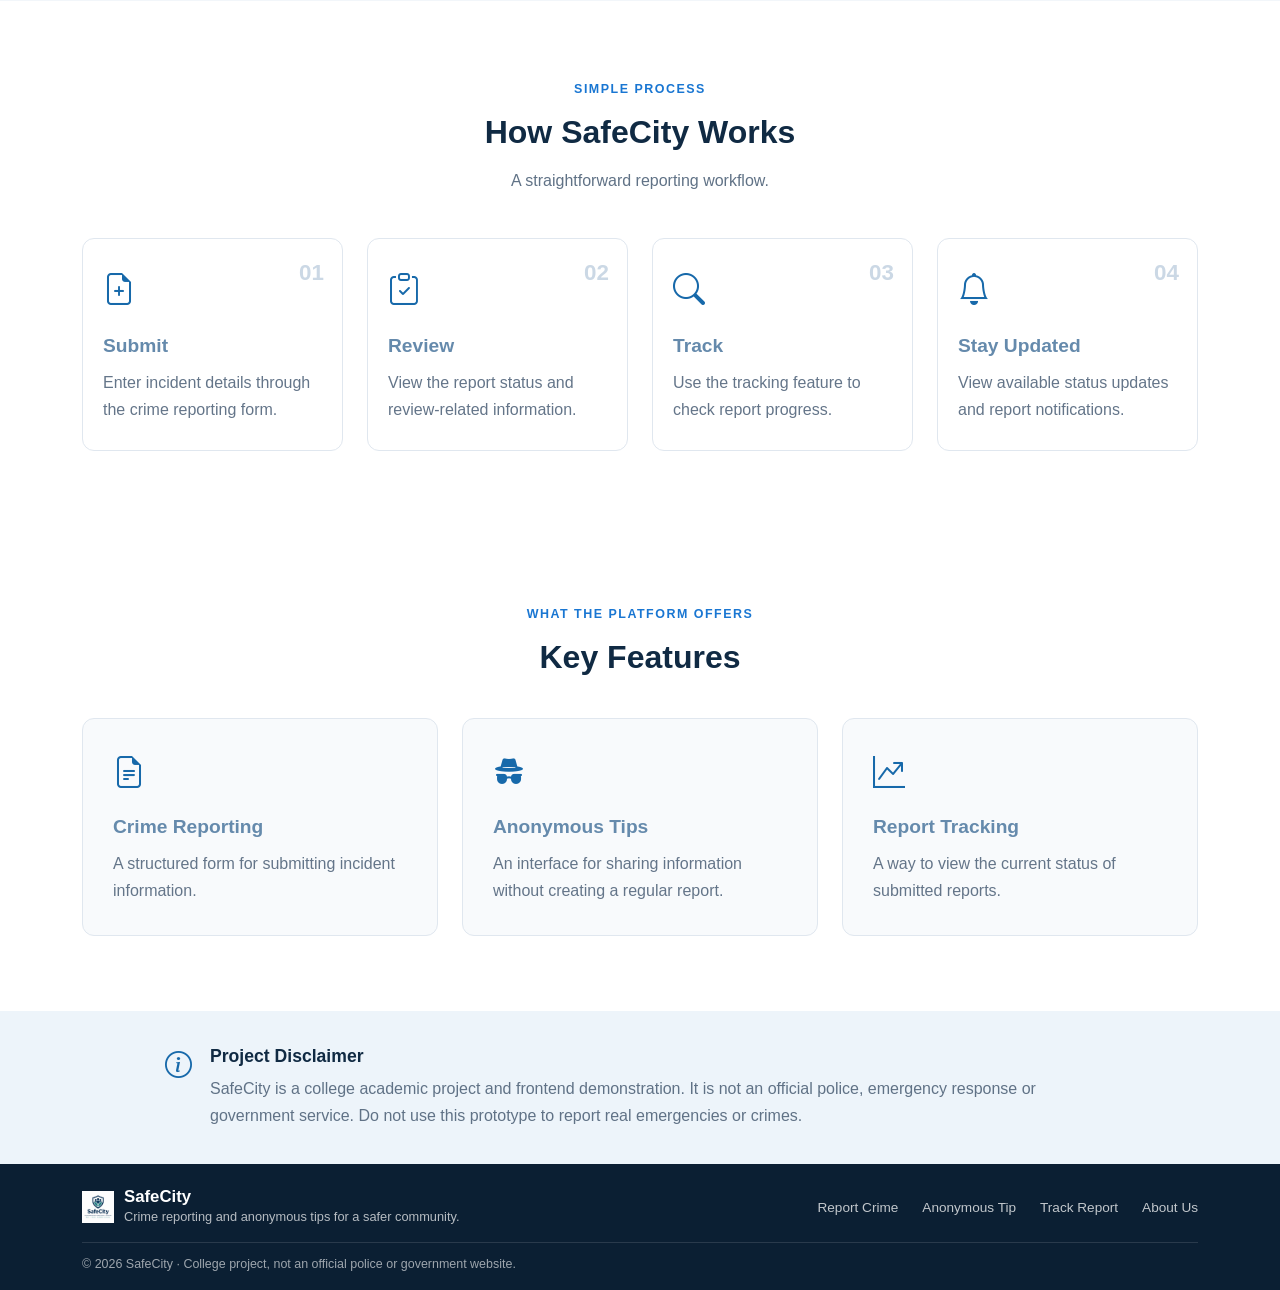
<file: client/about.html>
<!DOCTYPE html>
<html lang="en">
<head>
    <meta charset="UTF-8">
    <meta name="viewport" content="width=device-width, initial-scale=1.0">

    <title>About Us - SafeCity</title>

    <link rel="icon" type="image/png"
          href="../assets/images/safecity-logo.png">

    <link href="https://cdn.jsdelivr.net/npm/bootstrap@5.3.3/dist/css/bootstrap.min.css"
          rel="stylesheet">

    <link href="https://cdn.jsdelivr.net/npm/bootstrap-icons@1.11.3/font/bootstrap-icons.min.css"
          rel="stylesheet">

    <link rel="stylesheet" href="../style.css">
    <link rel="stylesheet" href="../responsive.css">
    <link rel="stylesheet" href="../css/client.css">
    <link rel="stylesheet" href="../css/about.css">
</head>

<body>

<!-- NAVBAR -->
<nav class="site-navbar navbar navbar-expand-lg"
     aria-label="Main navigation">

    <div class="container">

        <a class="navbar-brand" href="../index.html">
            <img src="../assets/images/safecity-logo.png"
                 alt="SafeCity Logo"
                 class="brand-logo">

            <div class="brand-text">
                <span class="brand-name">SafeCity</span>
                <span class="brand-sub">Crime Reporting Portal</span>
            </div>
        </a>

        <button class="navbar-toggler" type="button"
                data-bs-toggle="collapse"
                data-bs-target="#mainNav"
                aria-controls="mainNav"
                aria-expanded="false"
                aria-label="Toggle navigation">

            <span class="navbar-toggler-icon"></span>
        </button>

        <div class="collapse navbar-collapse" id="mainNav">
            <div id="nav-links-container"></div>
        </div>

    </div>
</nav>

<!-- ABOUT HERO -->
<section class="about-hero">
    <div class="container">
        <div class="about-hero-content">

            <span class="about-label">
                <i class="bi bi-shield-check"></i>
                ABOUT SAFECITY
            </span>

            <h1>Building Safer Communities Through Awareness</h1>

            <p>
                SafeCity is a crime reporting portal prototype designed
                to make incident reporting, report tracking and community
                awareness easier through a simple digital platform.
            </p>

            <a href="report-crime.html" class="about-primary-btn">
                Report a Crime
                <i class="bi bi-arrow-right"></i>
            </a>

        </div>
    </div>
</section>

<!-- ABOUT INTRODUCTION -->
<section class="about-section">
    <div class="container">

        <div class="about-intro">
            <div class="about-intro-icon">
                <i class="bi bi-shield-lock"></i>
            </div>

            <div>
                <span class="section-label">WHO WE ARE</span>

                <h2>About SafeCity</h2>

                <p>
                    SafeCity is an academic frontend project that demonstrates
                    how a digital crime reporting platform can organize incident
                    information and provide users with a clear reporting experience.
                </p>

                <p>
                    The platform includes interfaces for submitting crime reports,
                    sharing anonymous tips, tracking report progress and viewing
                    report-related information through a user dashboard.
                </p>
            </div>
        </div>

    </div>
</section>

<!-- MISSION AND VISION -->
<section class="mission-section">
    <div class="container">

        <div class="section-heading">
            <span class="section-label">OUR PURPOSE</span>
            <h2>Our Mission & Vision</h2>
            <p>
                Using technology to demonstrate a more organized and
                accessible approach to incident reporting.
            </p>
        </div>

        <div class="row g-4">

            <div class="col-md-6">
                <div class="purpose-card">
                    <div class="purpose-icon mission-icon">
                        <i class="bi bi-bullseye"></i>
                    </div>

                    <h3>Our Mission</h3>

                    <p>
                        To provide a simple and structured digital interface
                        where users can submit incident information, share
                        anonymous tips and follow the progress of their reports.
                    </p>
                </div>
            </div>

            <div class="col-md-6">
                <div class="purpose-card">
                    <div class="purpose-icon vision-icon">
                        <i class="bi bi-eye"></i>
                    </div>

                    <h3>Our Vision</h3>

                    <p>
                        To demonstrate how digital tools can support community
                        awareness, organized information management and a
                        more transparent reporting experience.
                    </p>
                </div>
            </div>

        </div>
    </div>
</section>

<!-- HOW IT WORKS -->
<section class="about-section">
    <div class="container">

        <div class="section-heading">
            <span class="section-label">SIMPLE PROCESS</span>
            <h2>How SafeCity Works</h2>
            <p>
                A straightforward reporting workflow.
            </p>
        </div>

        <div class="row g-4">

            <div class="col-md-3 col-sm-6">
                <div class="process-card">
                    <div class="process-number">01</div>
                    <i class="bi bi-file-earmark-plus process-icon"></i>
                    <h3>Submit</h3>
                    <p>
                        Enter incident details through the crime reporting form.
                    </p>
                </div>
            </div>

            <div class="col-md-3 col-sm-6">
                <div class="process-card">
                    <div class="process-number">02</div>
                    <i class="bi bi-clipboard-check process-icon"></i>
                    <h3>Review</h3>
                    <p>
                        View the report status and review-related information.
                    </p>
                </div>
            </div>

            <div class="col-md-3 col-sm-6">
                <div class="process-card">
                    <div class="process-number">03</div>
                    <i class="bi bi-search process-icon"></i>
                    <h3>Track</h3>
                    <p>
                        Use the tracking feature to check report progress.
                    </p>
                </div>
            </div>

            <div class="col-md-3 col-sm-6">
                <div class="process-card">
                    <div class="process-number">04</div>
                    <i class="bi bi-bell process-icon"></i>
                    <h3>Stay Updated</h3>
                    <p>
                        View available status updates and report notifications.
                    </p>
                </div>
            </div>

        </div>
    </div>
</section>

<!-- KEY FEATURES -->
<section class="features-section">
    <div class="container">

        <div class="section-heading">
            <span class="section-label">WHAT THE PLATFORM OFFERS</span>
            <h2>Key Features</h2>
        </div>

        <div class="row g-4">

            <div class="col-md-4">
                <div class="feature-card">
                    <i class="bi bi-file-earmark-text"></i>
                    <h3>Crime Reporting</h3>
                    <p>
                        A structured form for submitting incident information.
                    </p>
                </div>
            </div>

            <div class="col-md-4">
                <div class="feature-card">
                    <i class="bi bi-incognito"></i>
                    <h3>Anonymous Tips</h3>
                    <p>
                        An interface for sharing information without creating
                        a regular report.
                    </p>
                </div>
            </div>

            <div class="col-md-4">
                <div class="feature-card">
                    <i class="bi bi-graph-up-arrow"></i>
                    <h3>Report Tracking</h3>
                    <p>
                        A way to view the current status of submitted reports.
                    </p>
                </div>
            </div>

        </div>
    </div>
</section>

<!-- DISCLAIMER -->
<section class="disclaimer-section">
    <div class="container">

        <div class="disclaimer-content">
            <i class="bi bi-info-circle"></i>

            <div>
                <h3>Project Disclaimer</h3>

                <p>
                    SafeCity is a college academic project and frontend
                    demonstration. It is not an official police, emergency
                    response or government service. Do not use this prototype
                    to report real emergencies or crimes.
                </p>
            </div>
        </div>

    </div>
</section>

<!-- FOOTER -->
<footer class="site-footer">
    <div class="container">

        <div class="footer-main">

            <div class="footer-brand-block">
                <img src="../assets/images/safecity-logo.png"
                     alt="SafeCity Logo">

                <div>
                    <div class="footer-brand-name">SafeCity</div>
                    <p class="footer-tagline">
                        Crime reporting and anonymous tips for a safer community.
                    </p>
                </div>
            </div>

            <ul class="footer-links">
                <li><a href="report-crime.html">Report Crime</a></li>
                <li><a href="anonymous-tip.html">Anonymous Tip</a></li>
                <li><a href="track-report.html">Track Report</a></li>
                <li><a href="about.html">About Us</a></li>
            </ul>

        </div>

        <div class="footer-bottom">
            &copy; <span id="current-year">2026</span> SafeCity ·
            College project, not an official police or government website.
        </div>

    </div>
</footer>

<div id="toast-container"></div>

<script src="https://cdn.jsdelivr.net/npm/bootstrap@5.3.3/dist/js/bootstrap.bundle.min.js"></script>
<script src="../main.js"></script>
<script src="../js/auth.js"></script>

<script>
    // Generate navbar according to the current login status.
    renderNavbar('../');

    // Update copyright year automatically.
    document.getElementById('current-year').textContent =
        new Date().getFullYear();
</script>

</body>
</html>
</file>
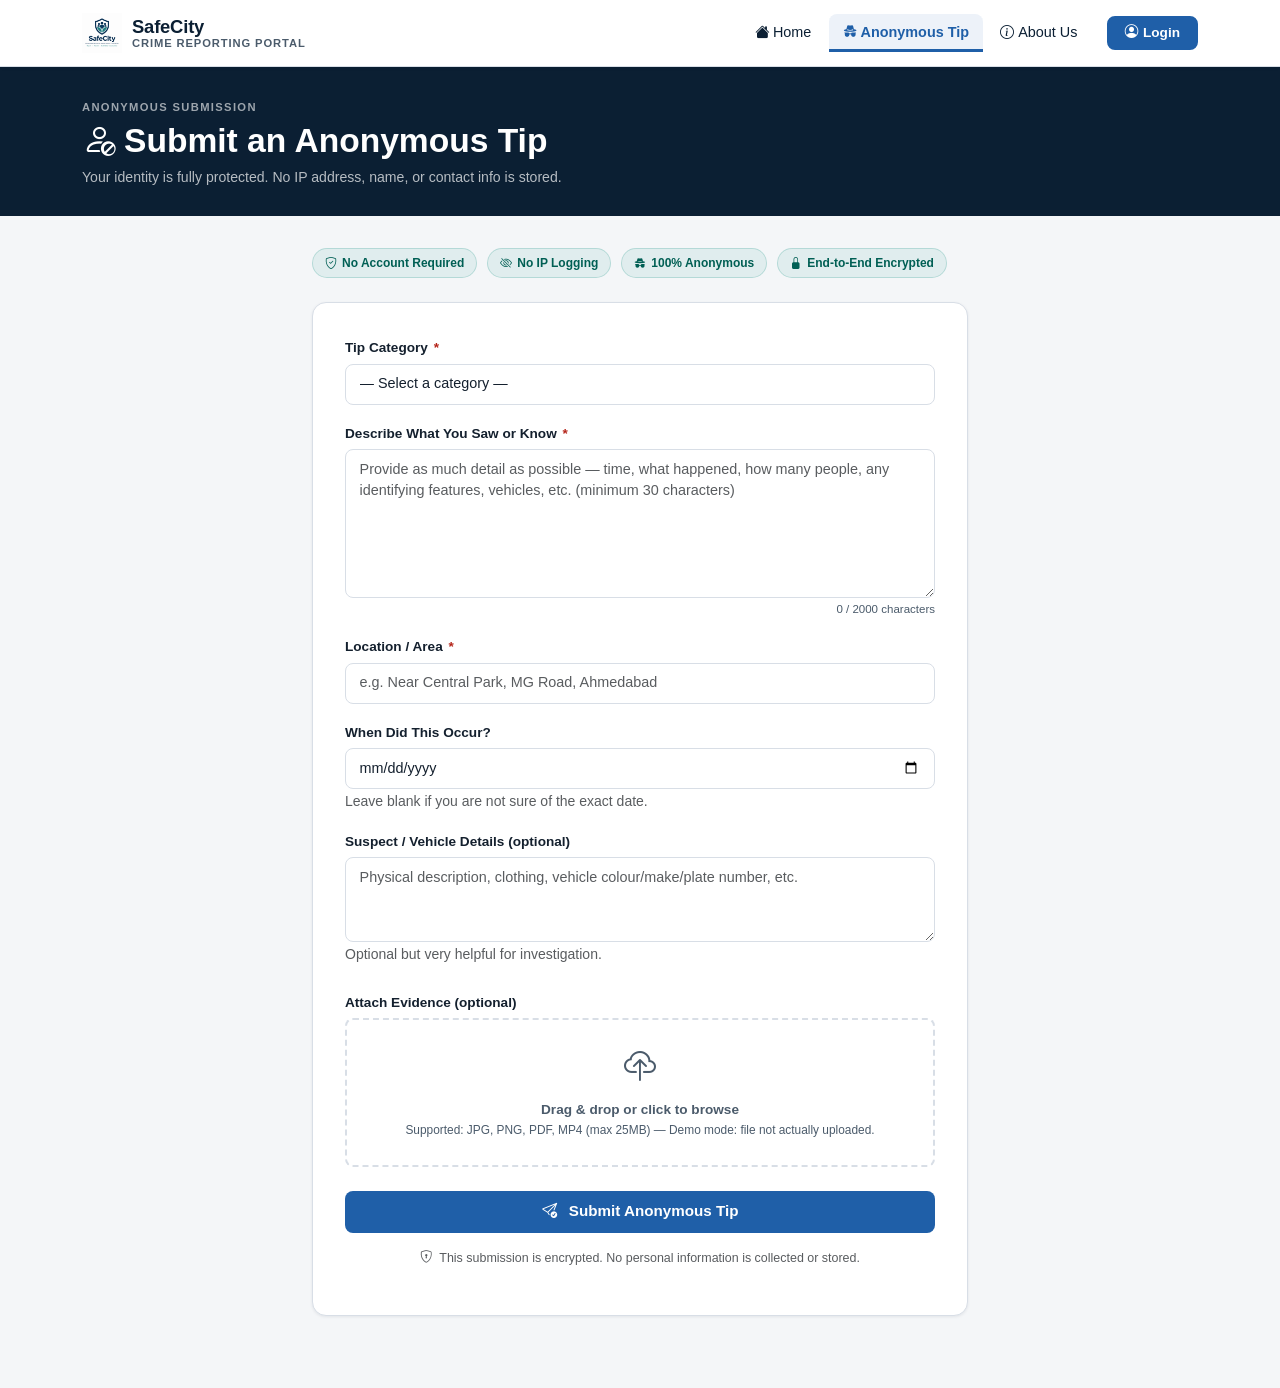
<file: client/anonymous-tip.html>
<!DOCTYPE html>
<html lang="en">
<head>
  <meta charset="UTF-8">
  <meta name="viewport" content="width=device-width, initial-scale=1.0">
  <title>Anonymous Tip – SafeCity</title>
  <link rel="icon" type="image/png" href="../assets/images/safecity-logo.png">
  <link href="https://cdn.jsdelivr.net/npm/bootstrap@5.3.3/dist/css/bootstrap.min.css" rel="stylesheet">
  <link href="https://cdn.jsdelivr.net/npm/bootstrap-icons@1.11.3/font/bootstrap-icons.min.css" rel="stylesheet">
  <link rel="stylesheet" href="../style.css">
  <link rel="stylesheet" href="../responsive.css">
  <link rel="stylesheet" href="../css/client.css">
</head>
<body>

<!-- NAVBAR -->
<nav class="site-navbar navbar navbar-expand-lg" aria-label="Main navigation">
  <div class="container">
    <a class="navbar-brand" href="../index.html">
      <img src="../assets/images/safecity-logo.png" alt="SafeCity Logo" class="brand-logo">
      <div class="brand-text">
        <span class="brand-name">SafeCity</span>
        <span class="brand-sub">Crime Reporting Portal</span>
      </div>
    </a>
    <button class="navbar-toggler" type="button" data-bs-toggle="collapse" data-bs-target="#mainNav"
            aria-controls="mainNav" aria-expanded="false" aria-label="Toggle navigation">
      <span class="navbar-toggler-icon"></span>
    </button>
    <div class="collapse navbar-collapse" id="mainNav">
      <div id="nav-links-container" class="ms-auto"></div>
    </div>
  </div>
</nav>

<!-- PAGE HEADER -->
<div class="page-header">
  <div class="container">
    <div class="page-header-label">Anonymous Submission</div>
    <h1><i class="bi bi-person-slash me-2"></i>Submit an Anonymous Tip</h1>
    <p>Your identity is fully protected. No IP address, name, or contact info is stored.</p>
  </div>
</div>

<main id="main-content" style="padding: 2rem 0 3rem;">
  <div class="container" style="max-width: 680px;">

    <!-- Anonymity guarantee badges -->
    <div class="anon-badge-bar">
      <span class="anon-badge">
        <i class="bi bi-shield-check"></i> No Account Required
      </span>
      <span class="anon-badge">
        <i class="bi bi-eye-slash"></i> No IP Logging
      </span>
      <span class="anon-badge">
        <i class="bi bi-incognito"></i> 100% Anonymous
      </span>
      <span class="anon-badge">
        <i class="bi bi-lock-fill"></i> End-to-End Encrypted
      </span>
    </div>

    <!-- TIP FORM CARD -->
    <div class="form-card">
      <form id="anon-tip-form" novalidate>

        <!-- Category -->
        <div class="mb-3">
          <label for="tip-category" class="form-label">
            Tip Category <span class="required-star">*</span>
          </label>
          <select id="tip-category" name="tip-category" class="form-select"
                  data-validate="required" data-label="Category">
            <option value="">— Select a category —</option>
            <option value="Drug Activity">Drug Activity</option>
            <option value="Suspicious Person">Suspicious Person / Activity</option>
            <option value="Theft">Theft / Stolen Property</option>
            <option value="Vandalism">Vandalism / Property Damage</option>
            <option value="Domestic Disturbance">Domestic Disturbance</option>
            <option value="Weapons">Illegal Weapons</option>
            <option value="Fraud">Fraud / Scam</option>
            <option value="Other">Other</option>
          </select>
          <div class="invalid-feedback"></div>
        </div>

        <!-- Description -->
        <div class="mb-3">
          <label for="tip-description" class="form-label">
            Describe What You Saw or Know <span class="required-star">*</span>
          </label>
          <textarea id="tip-description" name="tip-description"
                    class="form-control" rows="6"
                    placeholder="Provide as much detail as possible — time, what happened, how many people, any identifying features, vehicles, etc. (minimum 30 characters)"
                    data-validate="required|minlength:30" data-label="Description"></textarea>
          <div class="char-counter" id="tip-desc-counter">0 / 2000 characters</div>
          <div class="invalid-feedback"></div>
        </div>

        <!-- Location -->
        <div class="mb-3">
          <label for="tip-location" class="form-label">
            Location / Area <span class="required-star">*</span>
          </label>
          <input type="text" id="tip-location" name="tip-location"
                 class="form-control" placeholder="e.g. Near Central Park, MG Road, Ahmedabad"
                 data-validate="required" data-label="Location">
          <div class="invalid-feedback"></div>
        </div>

        <!-- Date it occurred -->
        <div class="mb-3">
          <label for="tip-date" class="form-label">When Did This Occur?</label>
          <input type="date" id="tip-date" name="tip-date"
                 class="form-control" max="">
          <small class="text-muted">Leave blank if you are not sure of the exact date.</small>
        </div>

        <!-- Suspect details (optional) -->
        <div class="mb-4">
          <label for="suspect-info" class="form-label">Suspect / Vehicle Details (optional)</label>
          <textarea id="suspect-info" name="suspect-info"
                    class="form-control" rows="3"
                    placeholder="Physical description, clothing, vehicle colour/make/plate number, etc."></textarea>
          <small class="text-muted">Optional but very helpful for investigation.</small>
        </div>

        <!-- File attachment UI (demo only — no actual upload) -->
        <div class="mb-4">
          <label class="form-label">Attach Evidence (optional)</label>
          <div style="border: 2px dashed var(--border); border-radius: var(--radius); padding: 1.5rem; text-align: center; color: var(--text-muted); font-size: 0.85rem;">
            <i class="bi bi-cloud-upload" style="font-size: 2rem; display:block; margin-bottom:0.5rem;"></i>
            <strong>Drag &amp; drop or click to browse</strong><br>
            <small>Supported: JPG, PNG, PDF, MP4 (max 25MB) — Demo mode: file not actually uploaded.</small>
          </div>
        </div>

        <!-- Submit button -->
        <button type="button" class="btn-submit-report w-100" onclick="handleTipSubmit()">
          <i class="bi bi-send-check me-2"></i> Submit Anonymous Tip
        </button>

        <p class="text-center text-muted mt-3" style="font-size:0.78rem;">
          <i class="bi bi-shield-lock me-1"></i>
          This submission is encrypted. No personal information is collected or stored.
        </p>

      </form>
    </div>

  </div>
</main>

<!-- SUCCESS MODAL -->
<div id="tip-success-modal" class="success-overlay" style="display:none;">
  <div class="success-box">
    <div class="success-icon"><i class="bi bi-check2-circle"></i></div>
    <h3>Tip Submitted!</h3>
    <p>Thank you. Your anonymous tip has been received and will be reviewed by our team.</p>
    <div class="tracking-id-box">
      <span class="tracking-id-value" id="modal-tip-id">TIP-00000000-0000</span>
      <button class="btn-copy-id" onclick="copyTipId()">
        <i class="bi bi-clipboard me-1"></i> Copy
      </button>
    </div>
    <p style="font-size:0.8rem;">
      Your reference number above is for your records only. No personal information was saved.
    </p>
    <a href="../index.html" class="btn-submit-report" style="display:inline-block;text-decoration:none;margin-top:0.5rem;">
      <i class="bi bi-house me-1"></i> Back to Home
    </a>
  </div>
</div>

<div id="toast-container"></div>

<script src="https://cdn.jsdelivr.net/npm/bootstrap@5.3.3/dist/js/bootstrap.bundle.min.js"></script>
<script src="../main.js"></script>
<script src="../js/validation.js"></script>
<script src="../js/report.js"></script>
<script>
  document.addEventListener('DOMContentLoaded', function () {
    // Set today as the max date for tip-date
    var dateInput = document.getElementById('tip-date');
    if (dateInput) dateInput.max = new Date().toISOString().split('T')[0];

    // Attach character counter to description textarea
    var desc = document.getElementById('tip-description');
    if (desc) attachCharCounter(desc, 'tip-desc-counter', 30, 2000);

    // Attach real-time validation
    var form = document.getElementById('anon-tip-form');
    if (form) attachRealTimeValidation(form);
  });

  // Handle form submission
  function handleTipSubmit() {
    var form = document.getElementById('anon-tip-form');
    submitAnonymousTip(form);
  }

  // Copy tip ID to clipboard
  function copyTipId() {
    var idEl = document.getElementById('modal-tip-id');
    if (!idEl) return;
    navigator.clipboard.writeText(idEl.textContent).then(function () {
      showToast('Tip ID copied to clipboard!', 'success');
    }).catch(function () {
      var el = document.createElement('textarea');
      el.value = idEl.textContent;
      document.body.appendChild(el);
      el.select();
      document.execCommand('copy');
      document.body.removeChild(el);
      showToast('Tip ID copied!', 'success');
    });
  }
</script>
<!-- Auth: session management + dynamic navbar -->
<script src="../js/auth.js"></script>
<script>
  renderNavbar('../');  // anonymous-tip.html is a public page — no guard needed
</script>
</body>
</html>
</file>
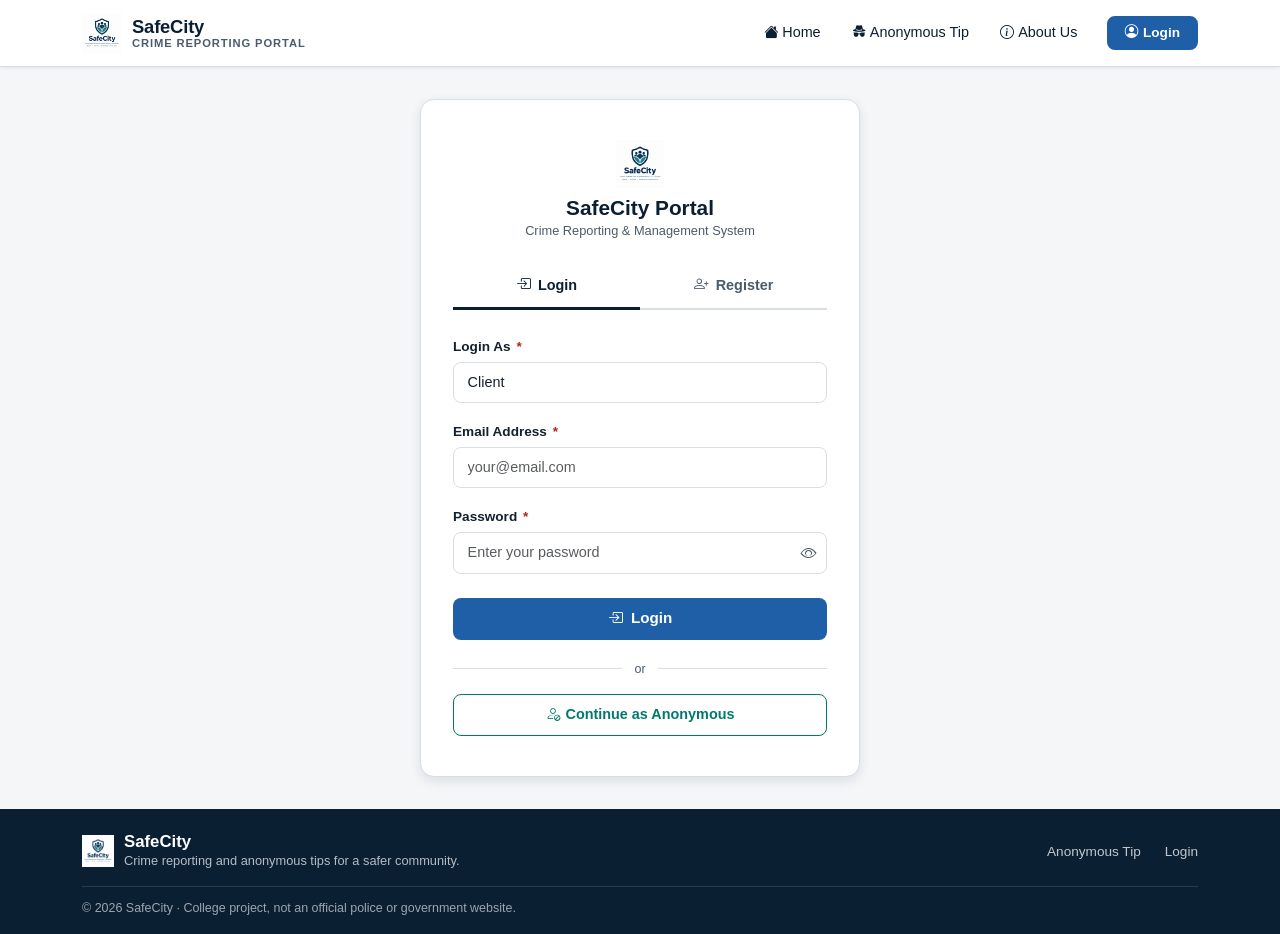
<file: client/login.html>
<!DOCTYPE html>
<html lang="en">
<head>
  <meta charset="UTF-8">
  <meta name="viewport" content="width=device-width, initial-scale=1.0">
  <title>Login – SafeCity</title>
  <link rel="icon" type="image/png" href="../assets/images/safecity-logo.png">

  <!-- Fonts (fallback fonts are set in style.css) -->
  <link rel="preconnect" href="https://fonts.googleapis.com">
  <link rel="preconnect" href="https://fonts.gstatic.com" crossorigin>
  <link href="https://fonts.googleapis.com/css2?family=Public+Sans:wght@400;500;600;700;800&family=Source+Serif+4:wght@600;700&display=swap" rel="stylesheet">

  <link href="https://cdn.jsdelivr.net/npm/bootstrap@5.3.3/dist/css/bootstrap.min.css" rel="stylesheet">
  <link href="https://cdn.jsdelivr.net/npm/bootstrap-icons@1.11.3/font/bootstrap-icons.min.css" rel="stylesheet">
  <link rel="stylesheet" href="../style.css">
  <link rel="stylesheet" href="../responsive.css">
  <link rel="stylesheet" href="../css/client.css">
</head>
<body>

<!-- NAVBAR (links are filled in by renderNavbar() in js/auth.js) -->
<nav class="site-navbar navbar navbar-expand-lg" aria-label="Main navigation">
  <div class="container">
    <a class="navbar-brand" href="../index.html">
      <img src="../assets/images/safecity-logo.png" alt="SafeCity Logo" class="brand-logo">
      <div class="brand-text">
        <span class="brand-name">SafeCity</span>
        <span class="brand-sub">Crime Reporting Portal</span>
      </div>
    </a>
    <button class="navbar-toggler" type="button" data-bs-toggle="collapse"
            data-bs-target="#mainNav" aria-controls="mainNav"
            aria-expanded="false" aria-label="Toggle navigation">
      <span class="navbar-toggler-icon"></span>
    </button>
    <div class="collapse navbar-collapse" id="mainNav">
      <div id="nav-links-container"></div>
    </div>
  </div>
</nav>

<!-- AUTH WRAPPER — centres the card between the navbar and the footer -->
<div class="auth-wrapper">
  <div class="auth-card">

    <!-- Logo & title -->
    <div class="auth-logo">
      <img src="../assets/images/safecity-logo.png" alt="SafeCity Logo">
      <h2>SafeCity Portal</h2>
      <p>Crime Reporting &amp; Management System</p>
    </div>

    <!-- Tab switcher: Login | Register -->
    <div class="auth-tabs" role="tablist">
      <button class="auth-tab-btn active" id="tab-login-btn"
              role="tab" aria-selected="true" onclick="switchTab('login')">
        <i class="bi bi-box-arrow-in-right me-1"></i> Login
      </button>
      <button class="auth-tab-btn" id="tab-register-btn"
              role="tab" aria-selected="false" onclick="switchTab('register')">
        <i class="bi bi-person-plus me-1"></i> Register
      </button>
    </div>

    <!-- ══ LOGIN TAB ══ -->
    <div class="auth-tab-panel active" id="tab-login">
      <form id="login-form" novalidate onsubmit="handleLogin(event)">

        <!-- Role selection: only a check against the account's real role -->
        <div class="mb-3">
          <label for="login-role" class="form-label">
            Login As <span class="required-star">*</span>
          </label>
          <select id="login-role" name="login-role" class="form-select">
            <option value="client" selected>Client</option>
            <option value="admin">Admin</option>
          </select>
        </div>

        <div class="mb-3">
          <label for="login-email" class="form-label">
            Email Address <span class="required-star">*</span>
          </label>
          <input type="email" id="login-email" name="login-email"
                 class="form-control" placeholder="your@email.com"
                 autocomplete="email"
                 data-validate="required|email" data-label="Email">
          <div class="invalid-feedback"></div>
        </div>

        <div class="mb-3">
          <label for="login-password" class="form-label">
            Password <span class="required-star">*</span>
          </label>
          <!-- Password field + show/hide button (the wrapper is styled in client.css) -->
          <div class="pw-wrap">
            <input type="password" id="login-password" name="login-password"
                   class="form-control" placeholder="Enter your password"
                   autocomplete="current-password"
                   data-validate="required" data-label="Password">
            <button type="button" class="pw-toggle"
                    onclick="togglePasswordVisibility('login-password', this)"
                    aria-label="Show or hide password">
              <i class="bi bi-eye"></i>
            </button>
          </div>
          <div class="invalid-feedback"></div>
        </div>

        <button type="submit" class="btn-submit-report w-100 mt-2">
          <i class="bi bi-box-arrow-in-right me-1"></i> Login
        </button>

      </form>

      <!-- The Anonymous Tip page is public, so it needs no login -->
      <div class="auth-divider">or</div>
      <a href="anonymous-tip.html" class="auth-alt-link">
        <i class="bi bi-person-slash"></i> Continue as Anonymous
      </a>
    </div>

    <!-- ══ REGISTER TAB (creates a Client account) ══ -->
    <div class="auth-tab-panel" id="tab-register">
      <form id="register-form" novalidate onsubmit="handleRegister(event)">

          <!-- Role selection: only a check against the account's real role -->
        <div class="mb-3">
          <label for="login-role" class="form-label">
            Login As <span class="required-star">*</span>
          </label>
          <select id="login-role" name="login-role" class="form-select">
            <option value="client" selected>Client</option>
            <option value="admin">Admin</option>
          </select>
        </div>

        <div class="mb-3">
          <label for="reg-name" class="form-label">
            Full Name <span class="required-star">*</span>
          </label>
          <input type="text" id="reg-name" name="reg-name"
                 class="form-control" placeholder="Your full name"
                 data-validate="required|minlength:3" data-label="Full name">
          <div class="invalid-feedback"></div>
        </div>

        <div class="mb-3">
          <label for="reg-email" class="form-label">
            Email Address <span class="required-star">*</span>
          </label>
          <input type="email" id="reg-email" name="reg-email"
                 class="form-control" placeholder="your@email.com"
                 data-validate="required|email" data-label="Email">
          <div class="invalid-feedback"></div>
        </div>

        <div class="mb-3">
          <label for="reg-phone" class="form-label">
            Phone Number <span class="required-star">*</span>
          </label>
          <input type="tel" id="reg-phone" name="reg-phone"
                 class="form-control" placeholder="10-digit mobile number"
                 data-validate="required|phone" data-label="Phone number">
          <div class="invalid-feedback"></div>
        </div>

        <div class="mb-3">
          <label for="reg-password" class="form-label">
            Password <span class="required-star">*</span>
          </label>
          <div class="pw-wrap">
            <input type="password" id="reg-password" name="reg-password"
                   class="form-control" placeholder="Min. 8 characters with letters and numbers"
                   data-validate="required|password" data-label="Password">
            <button type="button" class="pw-toggle"
                    onclick="togglePasswordVisibility('reg-password', this)"
                    aria-label="Show or hide password">
              <i class="bi bi-eye"></i>
            </button>
          </div>
          <!-- Password strength indicator -->
          <div class="password-strength mt-1" id="reg-strength-bar">
            <div class="strength-bar"><div class="strength-fill"></div></div>
            <span class="strength-label"></span>
          </div>
          <div class="invalid-feedback"></div>
        </div>

        <div class="mb-3">
          <label for="reg-confirm-password" class="form-label">
            Confirm Password <span class="required-star">*</span>
          </label>
          <input type="password" id="reg-confirm-password" name="reg-confirm-password"
                 class="form-control" placeholder="Re-enter your password"
                 data-validate="required" data-label="Confirm password">
          <div class="invalid-feedback"></div>
        </div>

        <button type="submit" class="btn-submit-report w-100 mt-2">
          <i class="bi bi-person-check me-1"></i> Create Account
        </button>

      </form>
    </div>

  </div><!-- /.auth-card -->
</div><!-- /.auth-wrapper -->

<!-- FOOTER (slim version, same on every client page) -->
<footer class="site-footer" aria-label="Site footer">
  <div class="container">
    <div class="footer-main">
      <div class="footer-brand-block">
        <img src="../assets/images/safecity-logo.png" alt="">
        <div>
          <div class="footer-brand-name">SafeCity</div>
          <p class="footer-tagline">Crime reporting and anonymous tips for a safer community.</p>
        </div>
      </div>
      <ul class="footer-links">
        <li><a href="anonymous-tip.html">Anonymous Tip</a></li>
        <li><a href="login.html">Login</a></li>
      </ul>
    </div>
    <div class="footer-bottom">
      &copy; <span id="current-year">2026</span> SafeCity · College project, not an official police or government website.
    </div>
  </div>
</footer>

<div id="toast-container"></div>

<script src="https://cdn.jsdelivr.net/npm/bootstrap@5.3.3/dist/js/bootstrap.bundle.min.js"></script>
<script src="../main.js"></script>
<script src="../js/validation.js"></script>
<!-- Auth: session management, login/register/navbar logic all in auth.js -->
<script src="../js/auth.js"></script>
<script>
  // Build the navbar links (login page is public — guests see the guest links)
  renderNavbar('../');

  // People who are already logged in do not need the login page:
  // send them to the right dashboard.
  (function () {
    var role = Auth.getRole();
    if (role === 'admin') {
      window.location.href = '../admin/dashboard.html';
    } else if (role === 'user') {
      window.location.href = 'user-dashboard.html';
    }
  })();

  // Real-time validation and the password strength bar
  document.addEventListener('DOMContentLoaded', function () {
    attachRealTimeValidation(document.getElementById('login-form'));
    attachRealTimeValidation(document.getElementById('register-form'));
    attachPasswordStrength(
      document.getElementById('reg-password'),
      document.getElementById('reg-strength-bar')
    );
  });
</script>
</body>
</html>
</file>
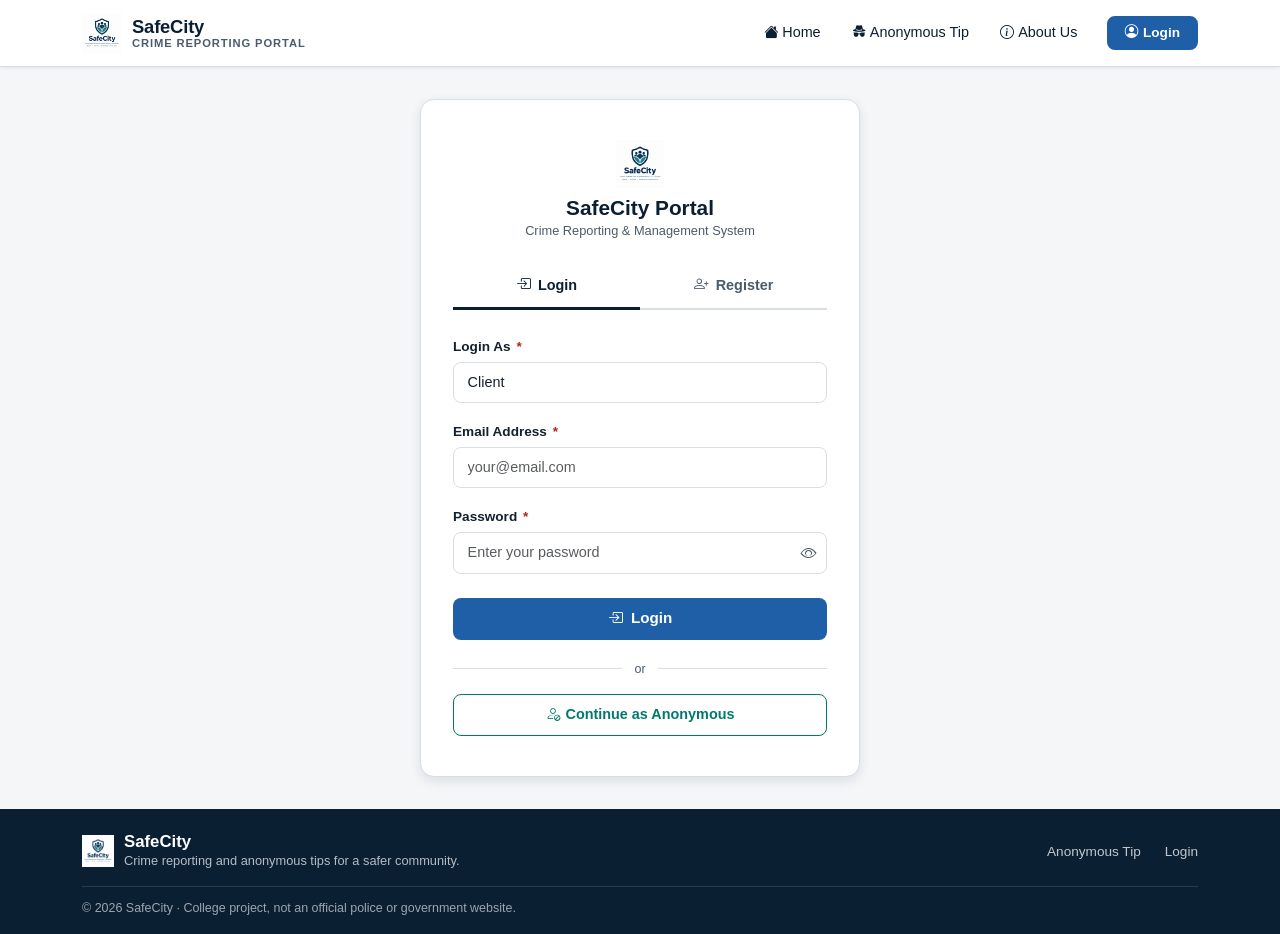
<file: client/report-crime.html>
<!DOCTYPE html>
<html lang="en">
<head>
  <meta charset="UTF-8">
  <meta name="viewport" content="width=device-width, initial-scale=1.0">
  <title>Report a Crime – SafeCity</title>
  <link rel="icon" type="image/png" href="../assets/images/safecity-logo.png">
  <link href="https://cdn.jsdelivr.net/npm/bootstrap@5.3.3/dist/css/bootstrap.min.css" rel="stylesheet">
  <link href="https://cdn.jsdelivr.net/npm/bootstrap-icons@1.11.3/font/bootstrap-icons.min.css" rel="stylesheet">
  <link rel="stylesheet" href="../style.css">
  <link rel="stylesheet" href="../responsive.css">
  <link rel="stylesheet" href="../css/client.css">
</head>
<body>

<!-- NAVBAR -->
<nav class="site-navbar navbar navbar-expand-lg" aria-label="Main navigation">
  <div class="container">
    <a class="navbar-brand" href="../index.html">
      <img src="../assets/images/safecity-logo.png" alt="SafeCity Logo" class="brand-logo">
      <div class="brand-text">
        <span class="brand-name">SafeCity</span>
        <span class="brand-sub">Crime Reporting Portal</span>
      </div>
    </a>
    <button class="navbar-toggler" type="button" data-bs-toggle="collapse" data-bs-target="#mainNav"
            aria-controls="mainNav" aria-expanded="false" aria-label="Toggle navigation">
      <span class="navbar-toggler-icon"></span>
    </button>
    <div class="collapse navbar-collapse" id="mainNav">
      <div id="nav-links-container" class="ms-auto"></div>
    </div>
  </div>
</nav>

<!-- PAGE HEADER -->
<div class="page-header">
  <div class="container">
    <div class="page-header-label">Client Portal</div>
    <h1><i class="bi bi-file-earmark-plus me-2"></i>Report a Crime</h1>
    <p>Complete the form below. All submissions are encrypted and handled confidentially.</p>
  </div>
</div>

<main id="main-content" style="padding: 2rem 0 3rem;">
  <div class="container" style="max-width: 760px;">

    <!-- STEP PROGRESS INDICATOR -->
    <div class="step-progress" id="step-progress" role="progressbar" aria-label="Form progress">
      <div class="step-item active" id="step-indicator-1">
        <div class="step-circle">1</div>
        <div class="step-label step-label-text">Incident</div>
      </div>
      <div class="step-item" id="step-indicator-2">
        <div class="step-circle">2</div>
        <div class="step-label step-label-text">Location</div>
      </div>
      <div class="step-item" id="step-indicator-3">
        <div class="step-circle">3</div>
        <div class="step-label step-label-text">Suspect</div>
      </div>
      <div class="step-item" id="step-indicator-4">
        <div class="step-circle"><i class="bi bi-check2"></i></div>
        <div class="step-label step-label-text">Review</div>
      </div>
    </div>

    <!-- MULTI-STEP FORM CARD -->
    <div class="form-card" id="report-form-card">
      <form id="crime-report-form" novalidate>

        <!-- ═══ STEP 1: Incident Information ═══ -->
        <div class="form-step active" id="step-1">
          <div class="form-section-title">Step 1 — Incident Information</div>

          <!-- Crime Type -->
          <div class="mb-3">
            <label for="crime-type" class="form-label">
              Crime Type <span class="required-star">*</span>
            </label>
            <select id="crime-type" name="crime-type" class="form-select"
                    data-validate="required" data-label="Crime type">
              <option value="">— Select crime type —</option>
              <option value="Theft">Theft</option>
              <option value="Assault">Assault</option>
              <option value="Vandalism">Vandalism</option>
              <option value="Burglary">Burglary</option>
              <option value="Fraud">Fraud / Cybercrime</option>
              <option value="Harassment">Harassment</option>
              <option value="Drug Activity">Drug Activity</option>
              <option value="Domestic Violence">Domestic Violence</option>
              <option value="Other">Other</option>
            </select>
            <div class="invalid-feedback"></div>
          </div>

          <!-- Date and Time (side by side on larger screens) -->
          <div class="row g-3">
            <div class="col-12 col-sm-6">
              <label for="incident-date" class="form-label">
                Date of Incident <span class="required-star">*</span>
              </label>
              <input type="date" id="incident-date" name="incident-date"
                     class="form-control"
                     data-validate="required" data-label="Incident date"
                     max=""><!-- max set by JS below -->
              <div class="invalid-feedback"></div>
            </div>
            <div class="col-12 col-sm-6">
              <label for="incident-time" class="form-label">
                Time of Incident <span class="required-star">*</span>
              </label>
              <input type="time" id="incident-time" name="incident-time"
                     class="form-control"
                     data-validate="required" data-label="Incident time">
              <div class="invalid-feedback"></div>
            </div>
          </div>

          <!-- Description -->
          <div class="mb-3 mt-3">
            <label for="incident-description" class="form-label">
              Incident Description <span class="required-star">*</span>
            </label>
            <textarea id="incident-description" name="incident-description"
                      class="form-control" rows="5"
                      placeholder="Describe what happened in detail. Minimum 50 characters."
                      data-validate="required|minlength:50" data-label="Description"></textarea>
            <div class="char-counter" id="desc-counter">0 / 1000 characters</div>
            <div class="invalid-feedback"></div>
          </div>

          <!-- Severity -->
          <div class="mb-3">
            <label class="form-label">Severity <span class="required-star">*</span></label>
            <div class="severity-options">
              <div class="severity-option">
                <input type="radio" id="sev-minor" name="severity" value="Minor">
                <label for="sev-minor"><i class="bi bi-circle me-1"></i>Minor</label>
              </div>
              <div class="severity-option">
                <input type="radio" id="sev-moderate" name="severity" value="Moderate" checked>
                <label for="sev-moderate"><i class="bi bi-dash-circle me-1"></i>Moderate</label>
              </div>
              <div class="severity-option">
                <input type="radio" id="sev-serious" name="severity" value="Serious">
                <label for="sev-serious"><i class="bi bi-exclamation-circle me-1"></i>Serious</label>
              </div>
              <div class="severity-option">
                <input type="radio" id="sev-critical" name="severity" value="Critical">
                <label for="sev-critical"><i class="bi bi-x-circle me-1"></i>Critical</label>
              </div>
            </div>
          </div>

          <!-- Step 1 navigation -->
          <div class="step-nav">
            <span></span><!-- empty left side -->
            <button type="button" class="btn-step-next" onclick="nextStep()">
              Next: Location <i class="bi bi-arrow-right ms-1"></i>
            </button>
          </div>
        </div>

        <!-- ═══ STEP 2: Location Details ═══ -->
        <div class="form-step" id="step-2">
          <div class="form-section-title">Step 2 — Location Details</div>

          <div class="mb-3">
            <label for="street-address" class="form-label">
              Street Address <span class="required-star">*</span>
            </label>
            <input type="text" id="street-address" name="street-address"
                   class="form-control" placeholder="e.g. 12 MG Road, Near Bus Stand"
                   data-validate="required" data-label="Street address">
            <div class="invalid-feedback"></div>
          </div>

          <div class="row g-3">
            <div class="col-12 col-sm-6">
              <label for="district" class="form-label">
                City / District <span class="required-star">*</span>
              </label>
              <input type="text" id="district" name="district"
                     class="form-control" placeholder="e.g. Ahmedabad"
                     data-validate="required" data-label="District">
              <div class="invalid-feedback"></div>
            </div>
            <div class="col-12 col-sm-6">
              <label for="state" class="form-label">
                State <span class="required-star">*</span>
              </label>
              <input type="text" id="state" name="state"
                     class="form-control" placeholder="e.g. Gujarat"
                     data-validate="required" data-label="State">
              <div class="invalid-feedback"></div>
            </div>
          </div>

          <div class="mb-3 mt-3">
            <label for="landmark" class="form-label">Nearby Landmark (optional)</label>
            <input type="text" id="landmark" name="landmark"
                   class="form-control" placeholder="e.g. Opposite City Mall">
          </div>

          <!-- GPS detection -->
          <div class="mb-3">
            <label class="form-label">GPS Coordinates (optional)</label>
            <div class="d-flex gap-2 flex-wrap mb-2">
              <input type="text" id="gps-lat" name="gps-lat" class="form-control"
                     placeholder="Latitude" readonly style="max-width:180px;">
              <input type="text" id="gps-lon" name="gps-lon" class="form-control"
                     placeholder="Longitude" readonly style="max-width:180px;">
              <button type="button" id="gps-btn" class="btn-step-next" onclick="tryGetLocation()"
                      style="white-space:nowrap;">
                <i class="bi bi-geo-alt me-1"></i> Detect My Location
              </button>
            </div>
            <small class="text-muted">Click the button above to auto-fill coordinates from your device.</small>
          </div>

          <div class="step-nav">
            <button type="button" class="btn-step-prev" onclick="prevStep()">
              <i class="bi bi-arrow-left me-1"></i> Back
            </button>
            <button type="button" class="btn-step-next" onclick="nextStep()">
              Next: Suspect Info <i class="bi bi-arrow-right ms-1"></i>
            </button>
          </div>
        </div>

        <!-- ═══ STEP 3: Suspect & Witness Information ═══ -->
        <div class="form-step" id="step-3">
          <div class="form-section-title">Step 3 — Suspect &amp; Witness Information (Optional)</div>

          <p class="text-muted" style="font-size:0.85rem;">
            Providing suspect information helps investigators. All fields in this step are optional.
          </p>

          <div class="mb-3">
            <label for="suspect-name" class="form-label">Suspect Name (if known)</label>
            <input type="text" id="suspect-name" name="suspect-name"
                   class="form-control" placeholder="Name or alias if known">
          </div>

          <div class="mb-3">
            <label for="suspect-desc" class="form-label">Suspect Description</label>
            <textarea id="suspect-desc" name="suspect-desc"
                      class="form-control" rows="3"
                      placeholder="Physical description, clothing, vehicle, etc."></textarea>
          </div>

          <hr style="border-color:var(--border);">

          <div class="mb-3">
            <label for="witness-name" class="form-label">Witness Name (if applicable)</label>
            <input type="text" id="witness-name" name="witness-name"
                   class="form-control" placeholder="Name of any witness">
          </div>

          <div class="mb-3">
            <label for="witness-contact" class="form-label">Witness Contact</label>
            <input type="text" id="witness-contact" name="witness-contact"
                   class="form-control" placeholder="Phone or email of witness">
          </div>

          <div class="mb-3">
            <label for="additional-notes" class="form-label">Additional Notes</label>
            <textarea id="additional-notes" name="additional-notes"
                      class="form-control" rows="3"
                      placeholder="Any other relevant information"></textarea>
          </div>

          <div class="step-nav">
            <button type="button" class="btn-step-prev" onclick="prevStep()">
              <i class="bi bi-arrow-left me-1"></i> Back
            </button>
            <button type="button" class="btn-step-next" onclick="nextStep()">
              Review &amp; Submit <i class="bi bi-arrow-right ms-1"></i>
            </button>
          </div>
        </div>

        <!-- ═══ STEP 4: Reporter Info & Review ═══ -->
        <div class="form-step" id="step-4">
          <div class="form-section-title">Step 4 — Your Details &amp; Review</div>

          <div class="row g-3 mb-3">
            <div class="col-12 col-sm-6">
              <label for="reporter-name" class="form-label">
                Your Full Name <span class="required-star">*</span>
              </label>
              <input type="text" id="reporter-name" name="reporter-name"
                     class="form-control" placeholder="Full name"
                     data-validate="required" data-label="Your name">
              <div class="invalid-feedback"></div>
            </div>
            <div class="col-12 col-sm-6">
              <label for="reporter-phone" class="form-label">
                Phone Number <span class="required-star">*</span>
              </label>
              <input type="tel" id="reporter-phone" name="reporter-phone"
                     class="form-control" placeholder="10-digit mobile number"
                     data-validate="required|phone" data-label="Phone number">
              <div class="invalid-feedback"></div>
            </div>
          </div>

          <div class="mb-4">
            <label for="reporter-email" class="form-label">
              Email Address <span class="required-star">*</span>
            </label>
            <input type="email" id="reporter-email" name="reporter-email"
                   class="form-control" placeholder="your@email.com"
                   data-validate="required|email" data-label="Email">
            <div class="invalid-feedback"></div>
          </div>

          <!-- Review summary -->
          <div class="form-section-title mt-3">Review Your Submission</div>

          <div class="review-section">
            <div class="review-section-title">Incident</div>
            <div class="review-row"><span class="review-key">Type:</span><span class="review-val" id="review-crime-type">—</span></div>
            <div class="review-row"><span class="review-key">Date:</span><span class="review-val" id="review-date">—</span></div>
            <div class="review-row"><span class="review-key">Time:</span><span class="review-val" id="review-time">—</span></div>
            <div class="review-row"><span class="review-key">Severity:</span><span class="review-val" id="review-severity">—</span></div>
            <div class="review-row"><span class="review-key">Description:</span><span class="review-val" id="review-description" style="white-space:pre-wrap">—</span></div>
          </div>

          <div class="review-section">
            <div class="review-section-title">Location</div>
            <div class="review-row"><span class="review-key">Address:</span><span class="review-val" id="review-address">—</span></div>
            <div class="review-row"><span class="review-key">District:</span><span class="review-val" id="review-district">—</span></div>
            <div class="review-row"><span class="review-key">State:</span><span class="review-val" id="review-state">—</span></div>
            <div class="review-row"><span class="review-key">Landmark:</span><span class="review-val" id="review-landmark">—</span></div>
          </div>

          <div class="review-section">
            <div class="review-section-title">Suspect</div>
            <div class="review-row"><span class="review-key">Name:</span><span class="review-val" id="review-suspect-name">—</span></div>
            <div class="review-row"><span class="review-key">Description:</span><span class="review-val" id="review-suspect-desc">—</span></div>
          </div>

          <!-- Accuracy confirmation -->
          <div class="mb-3 mt-3">
            <div class="form-check">
              <input class="form-check-input" type="checkbox" id="confirm-accuracy" name="confirm-accuracy">
              <label class="form-check-label" for="confirm-accuracy" style="font-size:0.88rem;">
                I confirm that the information provided above is accurate to the best of my knowledge.
                I understand that filing a false report is a punishable offence.
              </label>
            </div>
          </div>

          <div class="step-nav">
            <button type="button" class="btn-step-prev" onclick="prevStep()">
              <i class="bi bi-arrow-left me-1"></i> Edit Report
            </button>
            <button type="button" class="btn-submit-report" onclick="submitCrimeReport()">
              <i class="bi bi-send me-1"></i> Submit Report
            </button>
          </div>
        </div>

      </form>
    </div><!-- /.form-card -->

  </div><!-- /.container -->
</main>

<!-- SUCCESS MODAL -->
<div id="report-success-modal" class="success-overlay" style="display:none;">
  <div class="success-box">
    <div class="success-icon"><i class="bi bi-check2-circle"></i></div>
    <h3>Report Submitted!</h3>
    <p>Your crime report has been received. Save your tracking ID to follow up on the status.</p>
    <div class="tracking-id-box">
      <span class="tracking-id-value" id="modal-tracking-id">SC-00000000-0000</span>
      <button class="btn-copy-id" onclick="copyTrackingId()">
        <i class="bi bi-clipboard me-1"></i> Copy
      </button>
    </div>
    <div class="d-flex gap-2 justify-content-center flex-wrap mt-3">
      <a href="user-dashboard.html" class="btn-submit-report" style="display:inline-block;text-decoration:none;">
        <i class="bi bi-speedometer2 me-1"></i> Go to Dashboard
      </a>
      <a href="track-report.html" class="btn-step-prev" style="display:inline-block;text-decoration:none;">
        <i class="bi bi-search me-1"></i> Track Report
      </a>
      <a href="../index.html" class="btn-step-prev" style="display:inline-block;text-decoration:none;">
        <i class="bi bi-house me-1"></i> Home
      </a>
    </div>
  </div>
</div>

<!-- Toast container -->
<div id="toast-container"></div>

<script src="https://cdn.jsdelivr.net/npm/bootstrap@5.3.3/dist/js/bootstrap.bundle.min.js"></script>
<script src="../main.js"></script>
<script src="../js/validation.js"></script>
<script src="../js/report.js"></script>
<script>
  // Initialize the multi-step wizard and set today as the max date
  document.addEventListener('DOMContentLoaded', function () {
    initReportWizard();
    // Prevent selecting future dates for incident
    var dateInput = document.getElementById('incident-date');
    if (dateInput) {
      dateInput.max = new Date().toISOString().split('T')[0];
    }
  });
</script>
<!-- Auth: session management + dynamic navbar + page guard -->
<script src="../js/auth.js"></script>
<script>
  guardPage('user', '../');  // redirect guests to login
  renderNavbar('../');       // build navbar for client/ pages
</script>
</body>
</html>
</file>
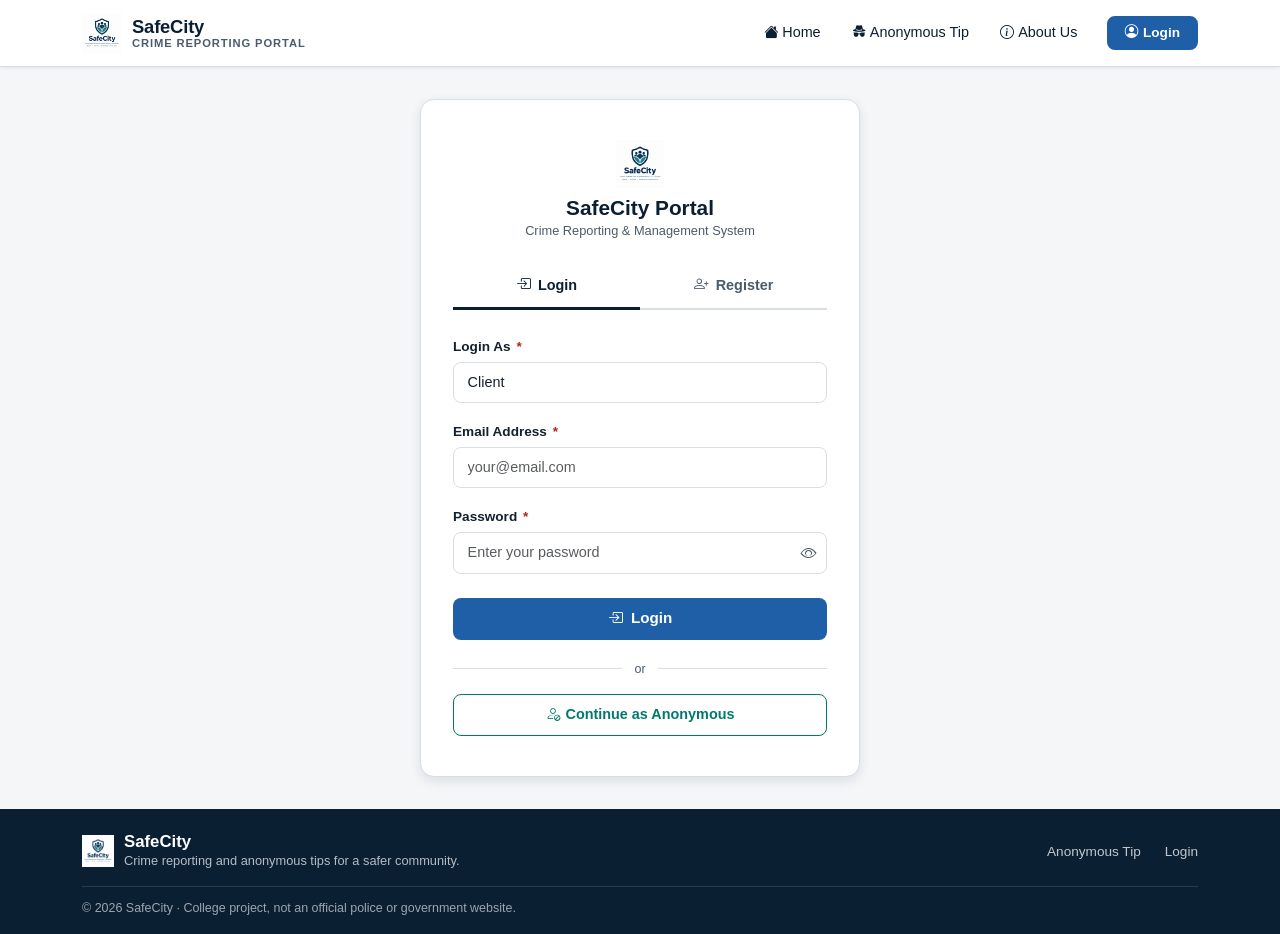
<file: client/track-report.html>
<!DOCTYPE html>
<html lang="en">
<head>
  <meta charset="UTF-8">
  <meta name="viewport" content="width=device-width, initial-scale=1.0">
  <title>Track My Report – SafeCity</title>
  <link rel="icon" type="image/png" href="../assets/images/safecity-logo.png">
  <link href="https://cdn.jsdelivr.net/npm/bootstrap@5.3.3/dist/css/bootstrap.min.css" rel="stylesheet">
  <link href="https://cdn.jsdelivr.net/npm/bootstrap-icons@1.11.3/font/bootstrap-icons.min.css" rel="stylesheet">
  <link rel="stylesheet" href="../style.css">
  <link rel="stylesheet" href="../responsive.css">
  <link rel="stylesheet" href="../css/client.css">
</head>
<body>

<!-- NAVBAR -->
<nav class="site-navbar navbar navbar-expand-lg" aria-label="Main navigation">
  <div class="container">
    <a class="navbar-brand" href="../index.html">
      <img src="../assets/images/safecity-logo.png" alt="SafeCity Logo" class="brand-logo">
      <div class="brand-text">
        <span class="brand-name">SafeCity</span>
        <span class="brand-sub">Crime Reporting Portal</span>
      </div>
    </a>
    <button class="navbar-toggler" type="button" data-bs-toggle="collapse"
            data-bs-target="#mainNav" aria-controls="mainNav"
            aria-expanded="false" aria-label="Toggle navigation">
      <span class="navbar-toggler-icon"></span>
    </button>
    <div class="collapse navbar-collapse" id="mainNav">
      <div id="nav-links-container" class="ms-auto"></div>
    </div>
  </div>
</nav>

<!-- PAGE HEADER -->
<div class="page-header">
  <div class="container">
    <div class="page-header-label">Report Status</div>
    <h1><i class="bi bi-search me-2"></i>Track Your Report</h1>
    <p>Enter your unique tracking ID to view the current status and investigation updates.</p>
  </div>
</div>

<main id="main-content" style="padding: 2.5rem 0 3rem;">
  <div class="container" style="max-width: 700px;">

    <!-- SEARCH BOX -->
    <div class="form-card">
      <label for="tracking-id-input" class="form-label" style="font-weight:700; color:var(--primary);">
        <i class="bi bi-upc-scan me-1"></i> Enter Your Tracking ID
      </label>
      <div class="d-flex gap-2 flex-wrap">
        <input type="text"
               id="tracking-id-input"
               class="form-control"
               placeholder="e.g. SC-20241001-1021"
               style="font-family: monospace; font-size: 1rem; letter-spacing: 0.05em; flex:1; min-width:200px;"
               onkeydown="if(event.key==='Enter') trackReport()">
        <button type="button" class="btn-step-next" onclick="trackReport()" style="white-space:nowrap; padding: 0.55rem 1.5rem;">
          <i class="bi bi-search me-1"></i> Track Report
        </button>
      </div>
      <div class="invalid-feedback" id="track-id-error" style="display:none; margin-top:6px;">
        Please enter a valid tracking ID.
      </div>

      <!-- Demo hint -->
      <div class="admin-hint mt-3">
        <strong>Try a demo ID:</strong>
        <span style="font-family:monospace; cursor:pointer; color:var(--primary-mid);"
              onclick="document.getElementById('tracking-id-input').value='SC-20241001-1021'; trackReport();">
          SC-20241001-1021
        </span> &nbsp;|&nbsp;
        <span style="font-family:monospace; cursor:pointer; color:var(--primary-mid);"
              onclick="document.getElementById('tracking-id-input').value='SC-20241007-4089'; trackReport();">
          SC-20241007-4089
        </span> &nbsp;|&nbsp;
        <span style="font-family:monospace; cursor:pointer; color:var(--primary-mid);"
              onclick="document.getElementById('tracking-id-input').value='SC-20241020-9012'; trackReport();">
          SC-20241020-9012
        </span>
        <br><small>Click any ID above to auto-fill and search.</small>
      </div>
    </div>

    <!-- NOT FOUND MESSAGE (hidden by default) -->
    <div id="track-not-found" style="display:none;"></div>

    <!-- RESULT CARD (hidden until a report is found) -->
    <div class="track-result-card" id="track-result">

      <!-- Report summary header -->
      <div style="display:flex; justify-content:space-between; align-items:flex-start; flex-wrap:wrap; gap:0.5rem; margin-bottom:1.25rem;">
        <div>
          <div style="font-size:0.72rem; font-weight:700; letter-spacing:0.1em; text-transform:uppercase; color:var(--text-muted);">Report ID</div>
          <div style="font-size:1.1rem; font-weight:800; color:var(--primary); font-family:monospace;" id="result-id">—</div>
        </div>
        <div id="result-status">—</div>
      </div>

      <!-- Key report info grid -->
      <div class="report-info-grid">
        <div class="report-info-item">
          <label>Crime Type</label>
          <span id="result-type">—</span>
        </div>
        <div class="report-info-item">
          <label>Date Reported</label>
          <span id="result-date">—</span>
        </div>
        <div class="report-info-item">
          <label>Location</label>
          <span id="result-location">—</span>
        </div>
        <div class="report-info-item">
          <label>Reported By</label>
          <span id="result-reporter">—</span>
        </div>
      </div>

      <!-- Status timeline heading -->
      <div class="form-section-title" style="margin-top:1.25rem;">Investigation Timeline</div>

      <!-- Vertical timeline — built by report.js -->
      <div class="timeline" id="status-timeline">
        <!-- Steps are injected by buildTimeline() in report.js -->
      </div>

      <!-- Contact info -->
      <div style="margin-top:1.5rem; padding:1rem; background:rgba(13,27,42,0.04); border-radius:var(--radius); border:1px solid var(--border);">
        <p style="font-size:0.82rem; color:var(--text-muted); margin:0;">
          <i class="bi bi-telephone me-1 text-primary"></i>
          For further enquiries about this report, call the helpline:
          <strong style="color:var(--primary);">100</strong> (Police) &nbsp;|&nbsp;
          <strong style="color:var(--primary);">112</strong> (National Emergency)
        </p>
      </div>

    </div><!-- /.track-result-card -->

  </div>
</main>

<!-- FOOTER -->
<footer class="site-footer">
  <div class="container">
    <div class="row g-4">
      <div class="col-12 col-md-4">
        <div class="d-flex align-items-center gap-2 mb-2">
          <img src="../assets/images/safecity-logo.png" alt="" height="36">
          <div>
            <div class="footer-brand-name">SafeCity</div>
            <div class="footer-brand-sub">Crime Reporting Portal</div>
          </div>
        </div>
        <p class="footer-tagline">Secure, encrypted crime reporting for a safer community.</p>
      </div>
      <div class="col-6 col-md-2">
        <div class="footer-col-title">Report</div>
        <ul class="footer-links">
          <li><a href="report-crime.html">Report Incident</a></li>
          <li><a href="anonymous-tip.html">Send Tip</a></li>
          <li><a href="track-report.html">Check Status</a></li>
        </ul>
      </div>
      <div class="col-6 col-md-2">
        <div class="footer-col-title">Portal</div>
        <ul class="footer-links">
          <li><a href="login.html">Client Login</a></li>
          <li><a href="../admin/dashboard.html">Officer Portal</a></li>
        </ul>
      </div>
      <div class="col-6 col-md-2">
        <div class="footer-col-title">Emergency</div>
        <ul class="footer-links">
          <li><a href="tel:100">Police: 100</a></li>
          <li><a href="tel:112">National: 112</a></li>
          <li><a href="tel:102">Ambulance: 102</a></li>
        </ul>
      </div>
    </div>
    <div class="footer-divider"></div>
    <div class="d-flex justify-content-between align-items-center flex-wrap gap-2">
      <span class="footer-bottom-tagline"><i class="bi bi-shield-check me-1"></i>SafeCity — A safer community starts with you.</span>
      <span class="footer-bottom">&copy; <span id="current-year">2026</span> SafeCity Crime Reporting Portal · Not an official police or government website.</span>
    </div>
  </div>
</footer>

<div id="toast-container"></div>
<script src="https://cdn.jsdelivr.net/npm/bootstrap@5.3.3/dist/js/bootstrap.bundle.min.js"></script>
<script src="../main.js"></script>
<script src="../js/validation.js"></script>
<script src="../js/report.js"></script>
<!-- Auth: session management + dynamic navbar + page guard -->
<script src="../js/auth.js"></script>
<script>
  guardPage('user', '../');  // redirect guests to login
  renderNavbar('../');       // build navbar for client/ pages

  // Auto-fill and track if 'id' parameter is provided in URL
  document.addEventListener('DOMContentLoaded', function () {
    var params = new URLSearchParams(window.location.search);
    var queryId = params.get('id');
    if (queryId) {
      var input = document.getElementById('tracking-id-input');
      if (input) {
        input.value = queryId;
        trackReport();
      }
    }
  });
</script>
</body>
</html>
</file>
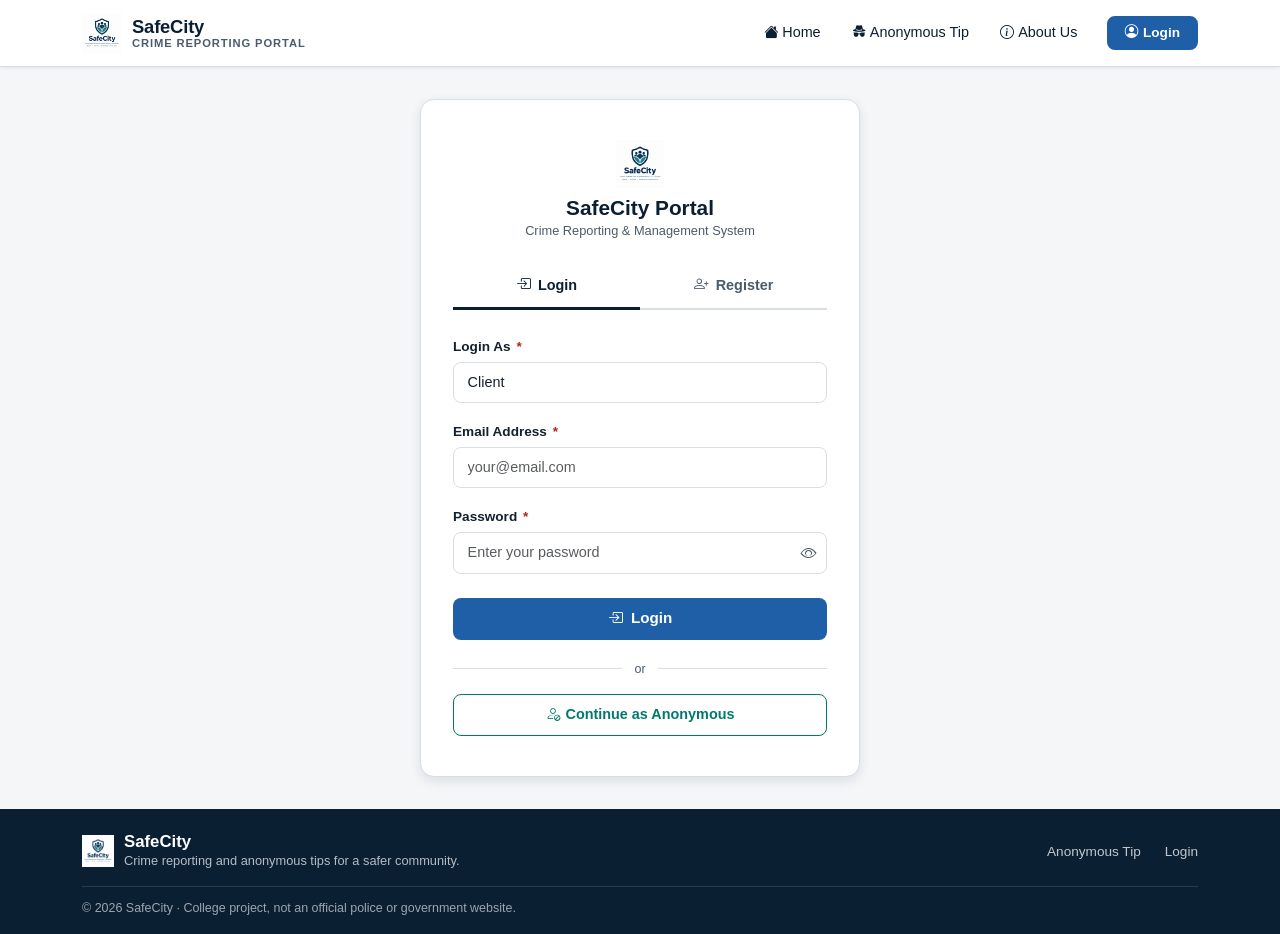
<file: client/user-dashboard.html>
<!DOCTYPE html>
<html lang="en">
<head>
  <meta charset="UTF-8">
  <meta name="viewport" content="width=device-width, initial-scale=1.0">
  <title>User Dashboard – SafeCity</title>
  <link rel="icon" type="image/png" href="../assets/images/safecity-logo.png">

  <!-- Fonts: Public Sans & Source Serif 4 -->
  <link rel="preconnect" href="https://fonts.googleapis.com">
  <link rel="preconnect" href="https://fonts.gstatic.com" crossorigin>
  <link href="https://fonts.googleapis.com/css2?family=Public+Sans:wght@400;500;600;700;800&family=Source+Serif+4:wght@600;700&display=swap" rel="stylesheet">

  <!-- Bootstrap 5.3.3 & Bootstrap Icons 1.11.3 -->
  <link href="https://cdn.jsdelivr.net/npm/bootstrap@5.3.3/dist/css/bootstrap.min.css" rel="stylesheet">
  <link href="https://cdn.jsdelivr.net/npm/bootstrap-icons@1.11.3/font/bootstrap-icons.min.css" rel="stylesheet">

  <!-- Project Stylesheets -->
  <link rel="stylesheet" href="../style.css">
  <link rel="stylesheet" href="../responsive.css">
  <link rel="stylesheet" href="../css/client.css">
  <link rel="stylesheet" href="../css/dashboard.css">
</head>
<body>

<!-- Skip-to-main link for accessibility -->
<a href="#main-content" class="skip-link">Skip to main content</a>

<!-- ══════════════════════════════════════════════
     SITE NAVBAR
     ══════════════════════════════════════════════ -->
<nav class="site-navbar navbar navbar-expand-lg" aria-label="Main navigation">
  <div class="container">
    <a class="navbar-brand" href="../index.html">
      <img src="../assets/images/safecity-logo.png" alt="SafeCity Logo" class="brand-logo">
      <div class="brand-text">
        <span class="brand-name">SafeCity</span>
        <span class="brand-sub">Crime Reporting Portal</span>
      </div>
    </a>
    <button class="navbar-toggler" type="button" data-bs-toggle="collapse"
            data-bs-target="#mainNav" aria-controls="mainNav"
            aria-expanded="false" aria-label="Toggle navigation">
      <span class="navbar-toggler-icon"></span>
    </button>
    <div class="collapse navbar-collapse" id="mainNav">
      <div id="nav-links-container" class="ms-auto"></div>
    </div>
  </div>
</nav>

<!-- ══════════════════════════════════════════════
     DASHBOARD HEADER / BANNER
     ══════════════════════════════════════════════ -->
<header class="dash-banner">
  <div class="container">
    <div class="dash-banner-inner">
      <div>
        <div class="dash-user-badge">
          <i class="bi bi-shield-lock-fill"></i> Citizen Portal · ID: <span class="uid-val" id="dash-user-id">—</span>
        </div>
        <h1 class="dash-title">
          Welcome back, <span id="dash-user-name">Citizen</span>!
        </h1>
        <p class="dash-subtitle">
          Monitor your submitted incident reports, follow officer investigations, and stay informed.
        </p>
      </div>

      <!-- Topbar Actions: Notifications Bell & Logout -->
      <div class="dash-topbar-actions">
        <!-- Notification Bell Button -->
        <button type="button" class="btn-notif-bell" id="btn-open-notifications"
                onclick="openNotificationsModal()" title="View Notifications" aria-label="Notifications">
          <i class="bi bi-bell-fill"></i>
          <span class="notif-badge-count" id="notif-count-badge">0</span>
        </button>

        <!-- Logout Button -->
        <button class="btn-step-prev" onclick="Auth.logout('../')" style="background:rgba(255,255,255,0.12); color:#fff; border-color:rgba(255,255,255,0.25);">
          <i class="bi bi-box-arrow-right me-1"></i> Logout
        </button>
      </div>
    </div>
  </div>
</header>

<main id="main-content" style="padding-bottom: 3rem;">
  <div class="container">

    <!-- ══════════════════════════════════════════════
         SUMMARY STATISTIC CARDS (DYNAMIC)
         ══════════════════════════════════════════════ -->
    <section class="dash-kpi-grid" aria-label="Dashboard statistics">
      <!-- Total Reports -->
      <div class="dash-kpi-card">
        <div class="dash-kpi-icon blue">
          <i class="bi bi-file-earmark-text"></i>
        </div>
        <div class="dash-kpi-body">
          <div class="dash-kpi-val" id="kpi-total">0</div>
          <div class="dash-kpi-label">Total Reports</div>
        </div>
      </div>

      <!-- Pending Reports -->
      <div class="dash-kpi-card">
        <div class="dash-kpi-icon amber">
          <i class="bi bi-clock-history"></i>
        </div>
        <div class="dash-kpi-body">
          <div class="dash-kpi-val" id="kpi-pending">0</div>
          <div class="dash-kpi-label">Pending Review</div>
        </div>
      </div>

      <!-- Under Investigation -->
      <div class="dash-kpi-card">
        <div class="dash-kpi-icon indigo">
          <i class="bi bi-search"></i>
        </div>
        <div class="dash-kpi-body">
          <div class="dash-kpi-val" id="kpi-investigation">0</div>
          <div class="dash-kpi-label">Under Investigation</div>
        </div>
      </div>

      <!-- Resolved Reports -->
      <div class="dash-kpi-card">
        <div class="dash-kpi-icon green">
          <i class="bi bi-shield-check"></i>
        </div>
        <div class="dash-kpi-body">
          <div class="dash-kpi-val" id="kpi-resolved">0</div>
          <div class="dash-kpi-label">Resolved / Closed</div>
        </div>
      </div>
    </section>

    <!-- ══════════════════════════════════════════════
         QUICK ACTIONS
         ══════════════════════════════════════════════ -->
    <section class="mb-4" aria-label="Quick Actions">
      <div class="dash-actions-row">
        <a href="report-crime.html" class="dash-action-btn-card">
          <i class="bi bi-file-earmark-plus text-primary"></i>
          <div>
            <div>Report a Crime</div>
            <small class="text-muted" style="font-weight:400; font-size:0.75rem;">Submit a new verified incident report</small>
          </div>
        </a>

        <a href="track-report.html" class="dash-action-btn-card">
          <i class="bi bi-search text-info"></i>
          <div>
            <div>Track Report</div>
            <small class="text-muted" style="font-weight:400; font-size:0.75rem;">Check status with tracking ID</small>
          </div>
        </a>

        <a href="anonymous-tip.html" class="dash-action-btn-card">
          <i class="bi bi-incognito text-success"></i>
          <div>
            <div>Anonymous Tip</div>
            <small class="text-muted" style="font-weight:400; font-size:0.75rem;">Submit safe &amp; untraceable intelligence</small>
          </div>
        </a>
      </div>
    </section>

    <!-- ══════════════════════════════════════════════
         RECENT REPORTS TABLE / EMPTY STATE
         ══════════════════════════════════════════════ -->
    <section class="dash-table-card" aria-label="Your submitted crime reports">
      <div class="dash-table-header">
        <h2 class="dash-table-title">
          <i class="bi bi-journal-text text-primary"></i>
          My Crime Reports
          <span class="badge bg-secondary rounded-pill" id="table-reports-count">0</span>
        </h2>

        <!-- Filter & Search Toolbar -->
        <div class="dash-filter-row">
          <div class="dash-search-input-wrap">
            <i class="bi bi-search"></i>
            <input type="text" id="dash-search" class="form-control"
                   placeholder="Search ID, crime type, location…"
                   aria-label="Search reports" oninput="filterUserReports()">
          </div>

          <select id="dash-status-filter" class="form-select" style="min-width: 170px;"
                  aria-label="Filter reports by status" onchange="filterUserReports()">
            <option value="">All Statuses</option>
            <option value="Pending">Pending</option>
            <option value="Under Investigation">Under Investigation</option>
            <option value="Resolved">Resolved</option>
            <option value="Closed">Closed</option>
          </select>
        </div>
      </div>

      <!-- TABLE VIEW (Shown when user has reports) -->
      <div class="table-responsive" id="dash-table-container">
        <table class="dash-reports-table" aria-label="Submitted crime reports list">
          <thead>
            <tr>
              <th scope="col">Report ID</th>
              <th scope="col">Crime Category</th>
              <th scope="col">Incident Date</th>
              <th scope="col">Location</th>
              <th scope="col">Priority</th>
              <th scope="col">Current Status</th>
              <th scope="col" style="text-align: right;">Actions</th>
            </tr>
          </thead>
          <tbody id="dash-reports-tbody">
            <!-- Populated dynamically by JavaScript -->
          </tbody>
        </table>
      </div>

      <!-- EMPTY STATE (Shown when user has NO reports) -->
      <div class="dash-empty-state" id="dash-empty-state" style="display:none;">
        <div class="dash-empty-icon">
          <i class="bi bi-folder-x"></i>
        </div>
        <h3 class="dash-empty-title">You haven't submitted any crime reports yet.</h3>
        <p class="dash-empty-desc">
          When you report an incident through our secure portal, your submissions, status tracking, and police investigation updates will be displayed here in real time.
        </p>
        <div class="d-flex justify-content-center gap-2 flex-wrap">
          <a href="report-crime.html" class="btn-primary-custom" style="text-decoration:none;">
            <i class="bi bi-file-earmark-plus me-1"></i> Submit Your First Report
          </a>
          <a href="anonymous-tip.html" class="btn-teal-custom" style="text-decoration:none;">
            <i class="bi bi-incognito me-1"></i> Send Anonymous Tip
          </a>
        </div>
      </div>

    </section>

  </div><!-- /.container -->
</main>

<!-- ══════════════════════════════════════════════
     MODAL: VIEW REPORT DETAILS & PROGRESS
     ══════════════════════════════════════════════ -->
<div class="modal fade" id="reportDetailsModal" tabindex="-1" aria-labelledby="reportDetailsModalLabel" aria-hidden="true">
  <div class="modal-dialog modal-dialog-centered modal-lg">
    <div class="modal-content" style="border-radius:var(--radius-lg); border:1px solid var(--border);">
      <div class="modal-header" style="background:#f8fafc; border-bottom:1.5px solid var(--border);">
        <div>
          <span style="font-size:0.75rem; text-transform:uppercase; letter-spacing:0.08em; font-weight:700; color:var(--text-muted);">
            Report Details
          </span>
          <h5 class="modal-title" id="reportDetailsModalLabel" style="font-weight:800; color:var(--primary); font-family:monospace;">
            SC-00000000-0000
          </h5>
        </div>
        <button type="button" class="btn-close" data-bs-dismiss="modal" aria-label="Close"></button>
      </div>

      <div class="modal-body p-4" id="report-modal-content">
        <!-- Injected dynamically by showReportDetails() -->
      </div>

      <div class="modal-footer" style="background:#f8fafc; border-top:1px solid var(--border);">
        <button type="button" class="btn-step-prev" data-bs-dismiss="modal">Close</button>
        <a id="btn-modal-track-link" href="#" class="btn-primary-custom" style="text-decoration:none;">
          <i class="bi bi-search me-1"></i> Open Full Track Page
        </a>
      </div>
    </div>
  </div>
</div>

<!-- ══════════════════════════════════════════════
     MODAL: USER NOTIFICATIONS
     ══════════════════════════════════════════════ -->
<div class="modal fade" id="notificationsModal" tabindex="-1" aria-labelledby="notificationsModalLabel" aria-hidden="true">
  <div class="modal-dialog modal-dialog-centered">
    <div class="modal-content" style="border-radius:var(--radius-lg); border:1px solid var(--border);">
      <div class="modal-header" style="background:#f8fafc; border-bottom:1.5px solid var(--border);">
        <div class="d-flex align-items-center gap-2">
          <i class="bi bi-bell-fill text-primary"></i>
          <h5 class="modal-title" id="notificationsModalLabel" style="font-weight:800; color:var(--primary);">
            Notifications
          </h5>
        </div>
        <button type="button" class="btn-close" data-bs-dismiss="modal" aria-label="Close"></button>
      </div>

      <div class="modal-body p-0" id="notifications-modal-body" style="max-height: 400px; overflow-y: auto;">
        <!-- Populated dynamically -->
      </div>

      <div class="modal-footer justify-content-between" style="background:#f8fafc; border-top:1px solid var(--border);">
        <button type="button" class="btn-step-prev" onclick="handleMarkAllRead()" style="font-size:0.8rem; padding:0.4rem 0.8rem;">
          <i class="bi bi-check2-all me-1"></i> Mark All as Read
        </button>
        <button type="button" class="btn-step-prev" data-bs-dismiss="modal">Close</button>
      </div>
    </div>
  </div>
</div>

<!-- ══════════════════════════════════════════════
     FOOTER
     ══════════════════════════════════════════════ -->
<footer class="site-footer" aria-label="Site footer">
  <div class="container">
    <div class="footer-main">
      <div class="footer-brand-block">
        <img src="../assets/images/safecity-logo.png" alt="" height="32">
        <div>
          <div class="footer-brand-name">SafeCity</div>
          <p class="footer-tagline">Crime reporting and anonymous tips for a safer community.</p>
        </div>
      </div>

      <ul class="footer-links">
        <li><a href="report-crime.html">Report Crime</a></li>
        <li><a href="anonymous-tip.html">Anonymous Tip</a></li>
        <li><a href="track-report.html">Track Report</a></li>
        <li><a href="user-dashboard.html">Client Dashboard</a></li>
        <li><a href="about.html">About Us</a></li>
      </ul>
    </div>

    <div class="footer-bottom">
      &copy; <span id="current-year">2026</span> SafeCity · College project, not an official police or government website.
    </div>
  </div>
</footer>

<!-- Toast Container -->
<div id="toast-container"></div>

<!-- Bootstrap 5 JS Bundle -->
<script src="https://cdn.jsdelivr.net/npm/bootstrap@5.3.3/dist/js/bootstrap.bundle.min.js"></script>

<!-- Shared Application Scripts -->
<script src="../main.js"></script>
<script src="../js/validation.js"></script>
<script src="../js/auth.js"></script>
<script src="../js/report.js"></script>

<!-- ══════════════════════════════════════════════
     CLIENT DASHBOARD JAVASCRIPT LOGIC
     ══════════════════════════════════════════════ -->
<script>
  // Page authentication guard: only logged-in client users may access
  guardPage('client', '../');

  // Build the dynamic navbar for client pages
  renderNavbar('../');

  // Cache user's filtered reports for search/filter operations
  var currentUserReports = [];

  /**
   * loadClientDashboard — initializes user information, statistics,
   * reports table, and notifications.
   */
  function loadClientDashboard() {
    var session = Auth.getSession();
    if (!session) return;

    // Display user profile info
    var nameEl = document.getElementById('dash-user-name');
    var idEl   = document.getElementById('dash-user-id');
    if (nameEl) nameEl.textContent = session.name || 'Citizen';
    if (idEl)   idEl.textContent   = session.userId || 'USER-CLIENT';

    // Normalize older sessions and migrate only reports with an exact email match.
    var currentUserId = session.userId || Auth.getUserId();
    var currentEmail = (session.email || '').trim().toLowerCase();
    var allReports = typeof migrateReportOwnership === 'function'
      ? migrateReportOwnership()
      : safeGetJSON('sc_reports');

    // Match by stable user ID. Email is a safe fallback for older records
    // only when the stored owner/reporter email exactly matches this session.
    currentUserReports = allReports.filter(function (report) {
      if (currentUserId && report.userId === currentUserId) return true;
      var reportEmails = [report.ownerEmail, report.reporterEmail]
        .filter(Boolean)
        .map(function (email) { return email.trim().toLowerCase(); });
      return !report.userId && currentEmail && reportEmails.indexOf(currentEmail) !== -1;
    });

    // Update KPI Summary Counts
    updateKpiCounts(currentUserReports);

    // Render Recent Reports Table or Empty State
    renderReportsTable(currentUserReports);

    // Update Notifications Badge
    updateNotificationsBadge(currentUserId);
  }

  /**
   * updateKpiCounts — computes summary statistics strictly from user's reports.
   * @param {Array} reports - user's reports array
   */
  function updateKpiCounts(reports) {
    var total    = reports.length;
    var pending  = 0;
    var active   = 0;
    var resolved = 0;

    reports.forEach(function (r) {
      if (r.status === 'Pending') {
        pending++;
      } else if (r.status === 'Under Investigation' || r.status === 'Active' || r.status === 'Under Review') {
        active++;
      } else if (r.status === 'Resolved' || r.status === 'Closed') {
        resolved++;
      }
    });

    document.getElementById('kpi-total').textContent         = total;
    document.getElementById('kpi-pending').textContent       = pending;
    document.getElementById('kpi-investigation').textContent = active;
    document.getElementById('kpi-resolved').textContent      = resolved;
    document.getElementById('table-reports-count').textContent = total;
  }

  /**
   * renderReportsTable — renders the table of user reports or shows empty state.
   * @param {Array} reports - array of report objects
   */
  function renderReportsTable(reports) {
    var tbody = document.getElementById('dash-reports-tbody');
    var tableContainer = document.getElementById('dash-table-container');
    var emptyState = document.getElementById('dash-empty-state');

    if (!tbody || !tableContainer || !emptyState) return;

    if (currentUserReports.length === 0) {
      // User has submitted zero reports
      tableContainer.style.display = 'none';
      emptyState.style.display = 'block';
      return;
    }

    // User has reports
    emptyState.style.display = 'none';
    tableContainer.style.display = 'block';

    if (reports.length === 0) {
      // Search / filter returned 0 results
      tbody.innerHTML = '<tr><td colspan="7" class="text-center py-4 text-muted">' +
        '<i class="bi bi-search me-1"></i> No matching reports found for your filter criteria.</td></tr>';
      return;
    }

    var html = '';
    reports.forEach(function (r) {
      var reportId = r.id || r.reportId || '—';
      var category = r.type || r.category || 'Incident';
      var dateStr  = formatDate(r.date);
      var location = r.location || (r.district ? r.district : '—');
      var priority = r.priority || 'Medium';
      var status   = r.status || 'Pending';

      var priorityBadge = priorityBadgeHTML(priority);
      var statusBadge   = '<span class="badge-status badge-' + statusToClass(status) + '">' + status + '</span>';

      html += '<tr>' +
        '<td><span class="dash-report-id-cell" onclick="showReportDetails(\'' + reportId + '\')" title="Click to view details">' +
          '<i class="bi bi-file-earmark-text me-1"></i>' + reportId +
        '</span></td>' +
        '<td><strong>' + escapeHTML(category) + '</strong></td>' +
        '<td>' + dateStr + '</td>' +
        '<td style="max-width:220px;" class="text-truncate" title="' + escapeHTML(location) + '">' + escapeHTML(location) + '</td>' +
        '<td>' + priorityBadge + '</td>' +
        '<td>' + statusBadge + '</td>' +
        '<td style="text-align: right; white-space: nowrap;">' +
          '<button type="button" class="btn-dash-action me-1" onclick="showReportDetails(\'' + reportId + '\')" title="View report details">' +
            '<i class="bi bi-eye"></i> Details' +
          '</button>' +
          '<a href="track-report.html?id=' + encodeURIComponent(reportId) + '" class="btn-dash-action" title="Track timeline">' +
            '<i class="bi bi-search"></i> Track' +
          '</a>' +
        '</td>' +
      '</tr>';
    });

    tbody.innerHTML = html;
  }

  /**
   * priorityBadgeHTML — renders priority badge.
   */
  function priorityBadgeHTML(priority) {
    var cls = 'badge-medium';
    if (priority === 'Critical') cls = 'badge-critical';
    else if (priority === 'High') cls = 'badge-high';
    else if (priority === 'Low') cls = 'badge-low';
    return '<span class="badge-status ' + cls + '">' + (priority || 'Medium') + '</span>';
  }

  /**
   * filterUserReports — filters user's reports by search query and status.
   */
  function filterUserReports() {
    var search = (document.getElementById('dash-search').value || '').trim().toLowerCase();
    var status = document.getElementById('dash-status-filter').value;

    var filtered = currentUserReports.filter(function (r) {
      var idMatch = (r.id && r.id.toLowerCase().includes(search)) ||
                    (r.reportId && r.reportId.toLowerCase().includes(search));
      var typeMatch = (r.type && r.type.toLowerCase().includes(search)) ||
                      (r.category && r.category.toLowerCase().includes(search));
      var locMatch  = r.location && r.location.toLowerCase().includes(search);

      var matchesSearch = !search || idMatch || typeMatch || locMatch;
      var matchesStatus = !status || r.status === status;

      return matchesSearch && matchesStatus;
    });

    renderReportsTable(filtered);
  }

  /**
   * showReportDetails — opens modal with full report details & progress timeline.
   * @param {string} reportId - ID of report to view
   */
  function showReportDetails(reportId) {
    var allReports = safeGetJSON('sc_reports');
    var session = Auth.getSession();
    var sessionId = session && (session.userId || Auth.getUserId());
    var sessionEmail = session && session.email ? session.email.trim().toLowerCase() : '';
    var report = allReports.find(function (r) {
      var sameReport = r.id === reportId || r.reportId === reportId;
      var reportEmails = [r.ownerEmail, r.reporterEmail]
        .filter(Boolean)
        .map(function (email) { return email.trim().toLowerCase(); });
      var belongsToUser = (sessionId && r.userId === sessionId) ||
        (!r.userId && sessionEmail && reportEmails.indexOf(sessionEmail) !== -1);
      return sameReport && belongsToUser;
    });

    if (!report) {
      showToast('Report details could not be found.', 'error');
      return;
    }

    var titleEl = document.getElementById('reportDetailsModalLabel');
    var bodyEl  = document.getElementById('report-modal-content');
    var trackBtn = document.getElementById('btn-modal-track-link');

    if (titleEl) titleEl.textContent = report.id || report.reportId;
    if (trackBtn) trackBtn.href = 'track-report.html?id=' + encodeURIComponent(report.id || report.reportId);

    // Compute timeline stage status
    var stageMap = {
      'Pending': 1,
      'Under Review': 2,
      'Under Investigation': 3,
      'Active': 3,
      'Resolved': 5,
      'Closed': 5
    };
    var currentStage = stageMap[report.status] || 1;

    var stages = [
      { num: 1, label: 'Report Submitted', desc: report.submittedAt ? formatDateTime(report.submittedAt) : formatDate(report.date), icon: 'bi-send-check' },
      { num: 2, label: 'Under Review', desc: currentStage >= 2 ? 'Incident reviewed by dispatch' : 'Pending review', icon: 'bi-eye' },
      { num: 3, label: 'Investigation Active', desc: currentStage >= 3 ? (report.assignedOfficer ? 'Officer ' + report.assignedOfficer + ' assigned' : 'Investigation underway') : 'Awaiting assignment', icon: 'bi-search' },
      { num: 4, label: 'Resolution & Findings', desc: currentStage >= 4 ? 'Findings recorded' : 'Investigation pending', icon: 'bi-file-text' },
      { num: 5, label: 'Case Closed', desc: currentStage === 5 ? 'Case marked ' + report.status : 'Pending closure', icon: 'bi-shield-check' }
    ];

    var timelineHtml = '<div class="timeline mb-4">';
    stages.forEach(function (st) {
      var isDone    = st.num < currentStage;
      var isCurrent = st.num === currentStage;
      var cssClass  = isDone ? 'completed' : (isCurrent ? 'current' : '');

      timelineHtml += '<div class="timeline-item ' + cssClass + '">' +
        '<div class="timeline-dot"></div>' +
        '<div class="timeline-title"><i class="bi ' + st.icon + ' me-1"></i>' + st.label + '</div>' +
        '<div class="timeline-date">' + st.desc + '</div>' +
      '</div>';
    });
    timelineHtml += '</div>';

    // Build modal body HTML
    var html =
      '<div class="form-section-title">Investigation Progress</div>' +
      timelineHtml +
      '<div class="review-section">' +
        '<div class="review-section-title">Incident Details</div>' +
        '<div class="review-row"><span class="review-key">Report ID:</span><span class="review-val font-monospace fw-bold">' + (report.id || report.reportId) + '</span></div>' +
        '<div class="review-row"><span class="review-key">Crime Type:</span><span class="review-val fw-bold">' + escapeHTML(report.type || report.category || 'Incident') + '</span></div>' +
        '<div class="review-row"><span class="review-key">Date &amp; Time:</span><span class="review-val">' + formatDate(report.date) + (report.time ? ' at ' + report.time : '') + '</span></div>' +
        '<div class="review-row"><span class="review-key">Current Status:</span><span class="review-val"><span class="badge-status badge-' + statusToClass(report.status) + '">' + report.status + '</span></span></div>' +
        '<div class="review-row"><span class="review-key">Assigned Officer:</span><span class="review-val">' + (report.assignedOfficer ? escapeHTML(report.assignedOfficer) : '<span class="text-muted">Not assigned yet</span>') + '</span></div>' +
        '<div class="review-row"><span class="review-key">Severity / Priority:</span><span class="review-val">' + (report.severity || '—') + ' (' + (report.priority || 'Medium') + ' Priority)</span></div>' +
      '</div>' +
      '<div class="review-section">' +
        '<div class="review-section-title">Location Information</div>' +
        '<div class="review-row"><span class="review-key">Address:</span><span class="review-val">' + escapeHTML(report.location || '—') + '</span></div>' +
        '<div class="review-row"><span class="review-key">District / State:</span><span class="review-val">' + escapeHTML(report.district || '—') + (report.state ? ', ' + escapeHTML(report.state) : '') + '</span></div>' +
        (report.landmark ? '<div class="review-row"><span class="review-key">Landmark:</span><span class="review-val">' + escapeHTML(report.landmark) + '</span></div>' : '') +
      '</div>' +
      '<div class="review-section">' +
        '<div class="review-section-title">Description</div>' +
        '<p style="font-size:0.88rem; color:var(--text); white-space:pre-wrap; margin:0;">' + escapeHTML(report.description || 'No description provided.') + '</p>' +
      '</div>';

    if (report.suspectName || report.suspectDesc) {
      html += '<div class="review-section">' +
        '<div class="review-section-title">Suspect Information</div>' +
        (report.suspectName ? '<div class="review-row"><span class="review-key">Suspect Name:</span><span class="review-val">' + escapeHTML(report.suspectName) + '</span></div>' : '') +
        (report.suspectDesc ? '<div class="review-row"><span class="review-key">Suspect Details:</span><span class="review-val">' + escapeHTML(report.suspectDesc) + '</span></div>' : '') +
      '</div>';
    }

    bodyEl.innerHTML = html;

    // Show Bootstrap modal
    var modal = new bootstrap.Modal(document.getElementById('reportDetailsModal'));
    modal.show();
  }

  /**
   * updateNotificationsBadge — updates the unread badge count over the bell.
   */
  function updateNotificationsBadge(userId) {
    if (!userId) return;
    var notifs = getUserNotifications(userId);
    var unreadCount = notifs.filter(function (n) { return !n.read; }).length;
    var badge = document.getElementById('notif-count-badge');

    if (badge) {
      if (unreadCount > 0) {
        badge.textContent = unreadCount;
        badge.classList.add('show');
      } else {
        badge.textContent = '0';
        badge.classList.remove('show');
      }
    }
  }

  /**
   * openNotificationsModal — opens user notifications list.
   */
  function openNotificationsModal() {
    var session = Auth.getSession();
    if (!session) return;

    var notifs = getUserNotifications(session.userId);
    var bodyEl = document.getElementById('notifications-modal-body');

    if (!bodyEl) return;

    if (notifs.length === 0) {
      bodyEl.innerHTML = '<div class="text-center py-5 text-muted">' +
        '<i class="bi bi-bell-slash fs-1 d-block mb-2"></i>' +
        '<p class="mb-0">You have no notifications at this time.</p>' +
      '</div>';
    } else {
      var html = '';
      notifs.forEach(function (n) {
        var iconCls = n.type || 'info';
        var iconName = 'bi-info-circle';
        if (n.type === 'success') iconName = 'bi-check-circle';
        if (n.type === 'warning') iconName = 'bi-exclamation-triangle';

        var unreadClass = !n.read ? ' unread' : '';
        var timeStr = n.createdAt ? formatDateTime(n.createdAt) : 'Recently';

        html += '<div class="notif-item' + unreadClass + '">' +
          '<div class="notif-item-icon ' + iconCls + '">' +
            '<i class="bi ' + iconName + '"></i>' +
          '</div>' +
          '<div class="notif-item-content">' +
            '<div class="notif-item-title">' + escapeHTML(n.title) + '</div>' +
            '<div class="notif-item-msg">' + escapeHTML(n.message) + '</div>' +
            '<div class="notif-item-time"><i class="bi bi-clock me-1"></i>' + timeStr + '</div>' +
          '</div>' +
        '</div>';
      });
      bodyEl.innerHTML = html;
    }

    var modal = new bootstrap.Modal(document.getElementById('notificationsModal'));
    modal.show();
  }

  /**
   * handleMarkAllRead — marks notifications as read and updates badge.
   */
  function handleMarkAllRead() {
    var session = Auth.getSession();
    if (!session) return;
    markNotificationsAsRead(session.userId);
    updateNotificationsBadge(session.userId);
    openNotificationsModal(); // refresh view
    showToast('All notifications marked as read.', 'success');
  }

  // ══════════════════════════════════════════════
  // EVENT LISTENERS & REAL-TIME SYNCHRONIZATION
  // ══════════════════════════════════════════════

  // Load dashboard when DOM is ready
  document.addEventListener('DOMContentLoaded', function () {
    loadClientDashboard();
  });

  // Real-time synchronization across browser tabs (when reports or notifications change)
  window.addEventListener('storage', function (e) {
    if (e.key === 'sc_reports' || e.key === 'sc_notifications') {
      loadClientDashboard();
    }
  });

  // Refresh dashboard when user switches back to this browser tab
  document.addEventListener('visibilitychange', function () {
    if (!document.hidden) {
      loadClientDashboard();
    }
  });

  // Refresh dashboard when page is shown via browser navigation
  window.addEventListener('pageshow', function () {
    loadClientDashboard();
  });
</script>

</body>
</html>
</file>
<file: style.css>
/* ============================================================
   SafeCity Crime Reporting Portal — style.css
   Shared styles for ALL pages (colours, navbar, footer, home page
   sections, buttons, status badges, toast, confirm dialog).
   Page-specific styles live in css/client.css and css/admin.css.

   HOW THIS FILE IS ORGANISED
   1. Design tokens (colours, fonts, sizes) — change a colour once here
   2. Base reset        3. Typography      4. Navbar
   5. Home hero         6. Report journey card
   7. Quick actions     8. Emergency banner
   9. Footer           10. Shared buttons  11. Status badges
   12. Toast           13. Confirm dialog  14. Shared animations
   ============================================================ */

/* ── 1. DESIGN TOKENS ──────────────────────────────────────── */
/* Every colour on the site comes from these variables.
   Example: color: var(--primary);  */
:root {
  /* Brand colours */
  --primary:        #0b1f33;   /* deep navy – hero, footer, sidebar, headings */
  --primary-mid:    #16385c;   /* mid navy – hover states, accents            */
  --action:         #1f5fa8;   /* civic blue – main buttons, links, focus     */
  --action-hover:   #184e8c;   /* darker blue for hover                       */
  --action-tint:    #edf2f9;   /* very light blue – hover backgrounds         */
  --teal:           #00796b;   /* teal – Anonymous Tip and "verified" things  */
  --teal-dark:      #005f54;   /* teal hover                                  */
  --accent:         #b42318;   /* red – ONLY for danger: delete, critical     */
  --accent-hover:   #912018;   /* red hover                                   */
  --gold:           #d97706;   /* amber – icons and warnings                  */
  --gold-dark:      #b45309;   /* dark amber – text on light backgrounds      */
  --emergency:      #ffb020;   /* bright amber – emergency banner only        */

  /* Surfaces, borders and text */
  --surface:        #f4f6f8;   /* light grey page background                  */
  --white:          #ffffff;
  --border:         #d8dee6;
  --text:           #14202e;
  --text-muted:     #4b5b6b;

  /* Message colours (toasts, icons) */
  --success:        #067647;
  --warning:        #b54708;
  --danger:         #b42318;
  --info:           #1f5fa8;

  /* Typography */
  --font-base:   'sans-serif','arial', 'Public Sans', 'Segoe UI', system-ui, -apple-system, Arial, sans-serif;
  --font-display:'sans-serif','arial', 'Source Serif 4', Georgia, 'Times New Roman', serif;

  /* Shape and shadows */
  --radius:    8px;
  --radius-lg: 14px;
  --shadow-sm: 0 1px 3px rgba(11, 31, 51, 0.08);
  --shadow-md: 0 4px 12px rgba(11, 31, 51, 0.10);
  --shadow-lg: 0 8px 24px rgba(11, 31, 51, 0.14);
}

/* ── 2. BASE RESET ─────────────────────────────────────────── */
*, *::before, *::after {
  box-sizing: border-box;
}

html {
  scroll-behavior: smooth;
}

body {
  font-family: var(--font-base);
  font-size: 1rem;
  color: var(--text);
  background-color: var(--surface);
  margin: 0;
  padding: 0;
  display: flex;
  flex-direction: column;
  min-height: 100vh;
}

main {
  flex: 1;
}

/* Skip-to-main link for keyboard users */
.skip-link {
  position: absolute;
  top: -40px;
  left: 0;
  background: var(--action);
  color: #fff;
  padding: 8px 16px;
  text-decoration: none;
  z-index: 9999;
  transition: top 0.2s;
}
.skip-link:focus {
  top: 0;
}

/* A visible outline when someone navigates with the Tab key */
a:focus-visible,
button:focus-visible,
.nav-link:focus-visible {
  outline: 3px solid rgba(31, 95, 168, 0.45);
  outline-offset: 2px;
}

/* People who ask their device for less motion get no animations */
@media (prefers-reduced-motion: reduce) {
  *, *::before, *::after {
    animation-duration: 0.01ms !important;
    animation-iteration-count: 1 !important;
    transition-duration: 0.01ms !important;
    scroll-behavior: auto !important;
  }
}

/* ── 3. TYPOGRAPHY ─────────────────────────────────────────── */
h1, h2, h3, h4, h5, h6 {
  font-family: var(--font-base);
  font-weight: 700;
  color: var(--text);
  line-height: 1.2;
  margin-bottom: 0.5rem;
}

a {
  color: var(--action);
  text-decoration: none;
}
a:hover {
  color: var(--action-hover);
  text-decoration: underline;
}

/* Links that look like buttons should never be underlined */
.btn-report:hover,
.btn-anon:hover,
.btn-card:hover,
.btn-call-hotline:hover,
.btn-nav-login:hover,
.site-navbar a:hover {
  text-decoration: none;
}

/* ── 4. NAVBAR ─────────────────────────────────────────────── */
/* Layout: logo + name on the LEFT, links on the RIGHT.
   Bootstrap's .container inside the navbar is already a flex box;
   we set the three important flex rules explicitly so they are easy to see. */
.site-navbar {
  background-color: var(--white);
  border-bottom: 1px solid var(--border);
  box-shadow: var(--shadow-sm);
  position: sticky;
  top: 0;
  z-index: 1000;
  padding: 0.5rem 0;
}
.site-navbar .container {
  display: flex;
  align-items: center;
  justify-content: space-between;
}

/* Brand logo + text */
.navbar-brand {
  display: flex;
  align-items: center;
  gap: 10px;
  text-decoration: none;
}
.brand-logo {
  height: 40px;
  width: auto;
  object-fit: contain;
}
.brand-text {
  display: flex;
  flex-direction: column;
  line-height: 1.15;
}
.brand-name {
  font-size: 1.15rem;
  font-weight: 800;
  color: var(--primary);
  letter-spacing: -0.01em;
}
.brand-sub {
  font-size: 0.7rem;
  font-weight: 600;
  color: var(--text-muted);
  letter-spacing: 0.08em;
  text-transform: uppercase;
}

/* The collapse area holds the links; it only takes the space it needs,
   so space-between pushes it to the right edge. */
.site-navbar .navbar-collapse {
  flex-grow: 0;
  justify-content: flex-end;
}

/* Wrapper filled by renderNavbar() in js/auth.js */
#nav-links-container {
  display: flex;
  align-items: center;
  gap: 0.25rem;
  flex-wrap: wrap;
}

.site-navbar .nav-link {
  font-size: 0.9rem;
  font-weight: 500;
  color: var(--primary);
  padding: 0.5rem 0.85rem;
  border-radius: var(--radius) var(--radius) 0 0;
  transition: color 0.2s, background-color 0.2s, box-shadow 0.2s;
  white-space: nowrap;
}
.site-navbar .nav-link:hover {
  color: var(--action);
  background-color: var(--action-tint);
}

/* Active page: light blue tab with a blue bar underneath.
   (renderNavbar() adds the "active" class to the link of the open page.) */
.site-navbar .nav-link.active {
  color: var(--action);
  font-weight: 700;
  background-color: var(--action-tint);
  box-shadow: inset 0 -3px 0 var(--action);
}

/* Group on the far right: login button, or name chip + logout */
.nav-auth-btns {
  display: flex;
  align-items: center;
  gap: 0.5rem;
  margin-left: 0.75rem;
}

/* Login button */
.btn-nav-login {
  font-size: 0.85rem;
  font-weight: 600;
  color: var(--white);
  background-color: var(--action);
  border: 2px solid var(--action);
  border-radius: var(--radius);
  padding: 0.3rem 1rem;
  transition: background-color 0.2s, border-color 0.2s;
  display: inline-block;
  white-space: nowrap;
}
.btn-nav-login:hover {
  background-color: var(--action-hover);
  border-color: var(--action-hover);
  color: var(--white);
}

/* Logged-in name chip */
.navbar-user-chip {
  font-size: 0.82rem;
  font-weight: 600;
  color: var(--primary);
  background-color: var(--action-tint);
  border: 1px solid var(--border);
  border-radius: 20px;
  padding: 0.25rem 0.75rem;
  white-space: nowrap;
}

/* Logout button */
.btn-nav-logout {
  font-size: 0.82rem;
  font-weight: 600;
  color: var(--primary);
  border: 1px solid var(--border);
  border-radius: var(--radius);
  padding: 0.25rem 0.75rem;
  background: transparent;
  cursor: pointer;
  transition: background-color 0.2s, color 0.2s;
  white-space: nowrap;
}
.btn-nav-logout:hover {
  background-color: var(--primary);
  border-color: var(--primary);
  color: var(--white);
}

/* Password show/hide button (login page) */
.pw-toggle {
  position: absolute;
  right: 10px;
  top: 50%;
  transform: translateY(-50%);
  background: none;
  border: none;
  color: var(--text-muted);
  cursor: pointer;
  padding: 0;
  line-height: 1;
}
.pw-toggle:hover { color: var(--primary); }

/* Mobile menu button */
.navbar-toggler {
  border: none;
  padding: 4px 8px;
}
.navbar-toggler:focus {
  box-shadow: none;
  outline: 2px solid var(--action);
}

/* ── 5. HOME HERO ──────────────────────────────────────────── */
.hero-section {
  background-color: var(--primary);
  color: var(--white);
  padding: 4rem 0 3.5rem;
  position: relative;
  overflow: hidden;
}

/* Faint street-grid pattern behind the hero (pure CSS, no image file) */
.hero-section::before {
  content: '';
  position: absolute;
  inset: 0;
  background-image:
    linear-gradient(rgba(255, 255, 255, 0.04) 1px, transparent 1px),
    linear-gradient(90deg, rgba(255, 255, 255, 0.04) 1px, transparent 1px);
  background-size: 48px 48px;
  pointer-events: none;
}
/* Keep the hero content above the pattern */
.hero-section .container {
  position: relative;
}

/* Small pill above the headline */
.hero-badge {
  display: inline-flex;
  align-items: center;
  gap: 6px;
  background: rgba(255, 255, 255, 0.1);
  border: 1px solid rgba(255, 255, 255, 0.2);
  border-radius: 50px;
  padding: 5px 14px;
  font-size: 0.78rem;
  font-weight: 600;
  letter-spacing: 0.04em;
  color: rgba(255, 255, 255, 0.92);
  margin-bottom: 1.25rem;
}

/* Main headline (serif font gives it a calm, trustworthy feel) */
.hero-title {
  font-family: var(--font-display);
  font-size: clamp(2.25rem, 5vw, 3.75rem);
  font-weight: 700;
  color: var(--white);
  line-height: 1.05;
  margin-bottom: 1rem;
  letter-spacing: -0.01em;
}
.hero-title .text-teal {
  color: #4dd0c4; /* bright teal highlight on the dark background */
}

.hero-lead {
  font-size: 1.05rem;
  color: rgba(255, 255, 255, 0.82);
  line-height: 1.6;
  max-width: 500px;
  margin-bottom: 1.75rem;
}

/* Hero buttons (shared look) */
.btn-report,
.btn-anon {
  border: none;
  border-radius: var(--radius);
  padding: 0.65rem 1.5rem;
  font-size: 0.9rem;
  font-weight: 700;
  transition: background-color 0.2s, transform 0.1s;
  display: inline-flex;
  align-items: center;
  gap: 6px;
}
/* Main action: white button on the dark hero */
.btn-report {
  background-color: var(--white);
  color: var(--primary);
}
.btn-report:hover {
  background-color: #e6edf5;
  color: var(--primary);
  transform: translateY(-1px);
}
/* Anonymous Tip always uses teal */
.btn-anon {
  background-color: var(--teal);
  color: var(--white);
}
.btn-anon:hover {
  background-color: var(--teal-dark);
  color: var(--white);
  transform: translateY(-1px);
}

/* Three short facts under the buttons */
.hero-trust {
  display: flex;
  flex-wrap: wrap;
  gap: 0.5rem 1.25rem;
  margin-top: 1.5rem;
}
.hero-trust-item {
  display: flex;
  align-items: center;
  gap: 6px;
  font-size: 0.82rem;
  color: rgba(255, 255, 255, 0.78);
}
.hero-trust-item i {
  color: #4dd0c4;
}

/* ── 6. REPORT JOURNEY CARD (hero, right side) ─────────────── */
/* A small illustration of how a report moves from start to finish.
   The steps use the same stages as the Track Report page. */
.journey-card {
  background: rgba(255, 255, 255, 0.06);
  border: 1px solid rgba(255, 255, 255, 0.16);
  border-radius: var(--radius-lg);
  padding: 1.25rem 1.5rem 1.4rem;
  color: var(--white);
}
.journey-header {
  display: flex;
  align-items: center;
  justify-content: space-between;
  gap: 0.5rem;
  margin-bottom: 0.4rem;
}
.journey-title {
  font-size: 0.8rem;
  font-weight: 700;
  letter-spacing: 0.08em;
  text-transform: uppercase;
  color: rgba(255, 255, 255, 0.95);
}
.journey-tag {
  font-size: 0.7rem;
  font-weight: 700;
  padding: 2px 10px;
  border-radius: 50px;
  background: rgba(255, 255, 255, 0.14);
  color: rgba(255, 255, 255, 0.9);
}
.journey-id {
  font-family: Consolas, 'Courier New', monospace;
  font-size: 0.85rem;
  color: #4dd0c4;
  margin-bottom: 1.1rem;
}

.journey-steps {
  list-style: none;
  margin: 0;
  padding: 0;
}
.journey-step {
  position: relative;
  padding: 0 0 1rem 2rem;
  font-size: 0.92rem;
  font-weight: 600;
  color: rgba(255, 255, 255, 0.6);
}
.journey-step:last-child {
  padding-bottom: 0;
}
.journey-step small {
  display: block;
  font-size: 0.78rem;
  font-weight: 400;
  color: rgba(255, 255, 255, 0.62);
}
/* The dot in front of each step */
.journey-step::after {
  content: '';
  position: absolute;
  left: 0;
  top: 2px;
  width: 16px;
  height: 16px;
  border-radius: 50%;
  border: 2px solid rgba(255, 255, 255, 0.35);
}
/* The line joining one dot to the next */
.journey-step::before {
  content: '';
  position: absolute;
  left: 7px;
  top: 20px;
  bottom: 2px;
  width: 2px;
  background: rgba(255, 255, 255, 0.2);
}
.journey-step:last-child::before {
  display: none;
}
/* Finished steps are bright; the current step is solid white */
.journey-step.done {
  color: var(--white);
}
.journey-step.done::after {
  background: #4dd0c4;
  border-color: #4dd0c4;
}
.journey-step.done::before {
  background: #4dd0c4;
}
.journey-step.current {
  color: var(--white);
}
.journey-step.current::after {
  background: var(--white);
  border-color: var(--white);
}
.journey-note {
  font-size: 0.78rem;
  color: rgba(255, 255, 255, 0.7);
  margin: 1.1rem 0 0;
  line-height: 1.45;
}

/* ── 7. QUICK ACTIONS ──────────────────────────────────────── */
.quick-actions-section {
  background-color: var(--white);
  padding: 4rem 0;
}

.section-label {
  font-size: 0.75rem;
  font-weight: 700;
  letter-spacing: 0.12em;
  text-transform: uppercase;
  color: var(--teal);
  margin-bottom: 0.4rem;
}
.section-title {
  font-family: var(--font-display);
  font-size: 2rem;
  font-weight: 700;
  color: var(--primary);
  margin-bottom: 0.5rem;
}
.section-subtitle {
  font-size: 0.95rem;
  color: var(--text-muted);
  margin-bottom: 2rem;
}

/* Each card sets its own colour with --card-color, and the border,
   icon and small label all use it. */
.quick-card {
  --card-color: var(--primary);
  background: var(--white);
  border: 1px solid var(--border);
  border-top: 4px solid var(--card-color);
  border-radius: var(--radius-lg);
  padding: 1.75rem 1.5rem;
  display: flex;
  flex-direction: column;
  height: 100%;
  transition: transform 0.2s, box-shadow 0.2s;
}
.quick-card:hover {
  transform: translateY(-3px);
  box-shadow: var(--shadow-md);
}
.quick-card--report { --card-color: var(--action); }
.quick-card--tip    { --card-color: var(--teal); }
.quick-card--track  { --card-color: var(--primary); }

.quick-card-icon {
  width: 52px;
  height: 52px;
  background: var(--surface);
  border-radius: var(--radius);
  display: flex;
  align-items: center;
  justify-content: center;
  font-size: 1.5rem;
  color: var(--card-color);
  margin-bottom: 1rem;
}
.quick-card-hint {
  font-size: 0.75rem;
  font-weight: 700;
  letter-spacing: 0.06em;
  text-transform: uppercase;
  color: var(--card-color);
  margin-bottom: 0.25rem;
}
.quick-card-title {
  font-size: 1.1rem;
  font-weight: 700;
  color: var(--primary);
  margin-bottom: 0.5rem;
}
.quick-card-text {
  font-size: 0.9rem;
  color: var(--text-muted);
  line-height: 1.6;
  flex: 1;
  margin-bottom: 1.25rem;
}

/* Card buttons: .btn-card is the shared shape, the modifier sets the colour */
.btn-card {
  border: 2px solid transparent;
  border-radius: var(--radius);
  padding: 0.5rem 1.25rem;
  font-size: 0.85rem;
  font-weight: 700;
  transition: background-color 0.2s, color 0.2s;
  display: inline-flex;
  align-items: center;
  gap: 5px;
  align-self: flex-start;
}
.btn-card-blue {
  background-color: var(--action);
  color: var(--white);
}
.btn-card-blue:hover {
  background-color: var(--action-hover);
  color: var(--white);
}
.btn-card-teal {
  background-color: var(--teal);
  color: var(--white);
}
.btn-card-teal:hover {
  background-color: var(--teal-dark);
  color: var(--white);
}
.btn-card-outline {
  background-color: transparent;
  color: var(--primary);
  border-color: var(--primary);
}
.btn-card-outline:hover {
  background-color: var(--primary);
  color: var(--white);
}

/* ── 8. EMERGENCY BANNER ───────────────────────────────────── */
/* Dark text on bright amber is easy to read (white text was not). */
.emergency-banner {
  background-color: var(--emergency);
  padding: 1rem 0;
}
.emergency-inner {
  display: flex;
  align-items: center;
  justify-content: space-between;
  gap: 1rem;
  flex-wrap: wrap;
}
.emergency-left {
  display: flex;
  align-items: center;
  gap: 12px;
  color: var(--primary);
}
.emergency-icon-wrap {
  width: 40px;
  height: 40px;
  background: rgba(11, 31, 51, 0.12);
  border-radius: 50%;
  display: flex;
  align-items: center;
  justify-content: center;
  font-size: 1.1rem;
  color: var(--primary);
  flex-shrink: 0;
}
.emergency-label {
  font-size: 0.72rem;
  font-weight: 700;
  letter-spacing: 0.1em;
  text-transform: uppercase;
  color: rgba(11, 31, 51, 0.85);
  margin-bottom: 1px;
}
.emergency-text {
  font-size: 0.95rem;
  font-weight: 500;
  color: var(--primary);
}
.emergency-text strong {
  font-weight: 800;
}
.btn-call-hotline {
  background: var(--primary);
  color: var(--white);
  font-weight: 700;
  font-size: 0.85rem;
  border: none;
  border-radius: var(--radius);
  padding: 0.5rem 1.25rem;
  transition: background-color 0.2s;
  flex-shrink: 0;
  display: inline-flex;
  align-items: center;
  gap: 5px;
}
.btn-call-hotline:hover {
  background: var(--primary-mid);
  color: var(--white);
}

/* ── 9. FOOTER ─────────────────────────────────────────────── */
/* Slim footer: brand + short sentence on the left, four links on the
   right, one copyright line underneath. */
.site-footer {
  background-color: var(--primary);
  color: rgba(255, 255, 255, 0.75);
  padding: 1.5rem 0 1rem;
}
.footer-main {
  display: flex;
  align-items: center;
  justify-content: space-between;
  flex-wrap: wrap;
  gap: 1rem 2rem;
}
.footer-brand-block {
  display: flex;
  align-items: center;
  gap: 10px;
}
.footer-brand-block img {
  height: 32px;
  width: auto;
}
.footer-brand-name {
  font-size: 1.05rem;
  font-weight: 800;
  color: var(--white);
  line-height: 1.1;
}
.footer-tagline {
  font-size: 0.8rem;
  color: rgba(255, 255, 255, 0.7);
  margin: 0;
}
.footer-links {
  display: flex;
  flex-wrap: wrap;
  gap: 0.5rem 1.5rem;
  list-style: none;
  padding: 0;
  margin: 0;
}
.footer-links a {
  font-size: 0.85rem;
  color: rgba(255, 255, 255, 0.75);
  transition: color 0.2s;
}
.footer-links a:hover {
  color: var(--white);
}
.footer-bottom {
  font-size: 0.78rem;
  color: rgba(255, 255, 255, 0.6);
  border-top: 1px solid rgba(255, 255, 255, 0.12);
  margin-top: 1rem;
  padding-top: 0.75rem;
}

/* Old footer pieces still used by client/track-report.html.
   They will be removed when that page gets the new footer (Stage 4B). */
.footer-brand-sub {
  font-size: 0.7rem;
  letter-spacing: 0.08em;
  text-transform: uppercase;
  color: rgba(255, 255, 255, 0.6);
}
.footer-col-title {
  font-size: 0.75rem;
  font-weight: 700;
  letter-spacing: 0.08em;
  text-transform: uppercase;
  color: rgba(255, 255, 255, 0.9);
  margin-bottom: 0.75rem;
}
.footer-divider {
  border-top: 1px solid rgba(255, 255, 255, 0.12);
  margin: 1.5rem 0 1rem;
}
.footer-bottom-tagline {
  font-weight: 600;
  color: rgba(255, 255, 255, 0.75);
}

/* ── 10. SHARED BUTTONS ────────────────────────────────────── */
/* Main button used in forms and admin dialogs */
.btn-primary-custom {
  background-color: var(--action);
  color: var(--white);
  border: none;
  border-radius: var(--radius);
  padding: 0.6rem 1.5rem;
  font-weight: 700;
  font-size: 0.9rem;
  transition: background-color 0.2s, transform 0.1s;
  cursor: pointer;
}
.btn-primary-custom:hover {
  background-color: var(--action-hover);
  transform: translateY(-1px);
}

.btn-teal-custom {
  background-color: var(--teal);
  color: var(--white);
  border: none;
  border-radius: var(--radius);
  padding: 0.6rem 1.5rem;
  font-weight: 700;
  font-size: 0.9rem;
  transition: background-color 0.2s;
  cursor: pointer;
}
.btn-teal-custom:hover {
  background-color: var(--teal-dark);
}

/* ── 11. STATUS BADGES ─────────────────────────────────────── */
/* Same status = same colour on every page.
   Amber = needs attention   Blue = in progress   Green = done well
   Slate = finished/inactive Red = critical       Teal = reviewed tips */
.badge-status {
  display: inline-block;
  padding: 3px 10px;
  border-radius: 50px;
  font-size: 0.72rem;
  font-weight: 700;
  letter-spacing: 0.03em;
  text-transform: uppercase;
}
/* Report statuses */
.badge-pending     { background: #fef3c7; color: #92400e; }
.badge-active      { background: #dbeafe; color: #1e40af; }
.badge-resolved    { background: #d1fadf; color: #05603a; }
.badge-closed      { background: #e5e9ee; color: #334155; }
/* Tip statuses */
.badge-new         { background: #fef3c7; color: #92400e; }
.badge-reviewed    { background: #ccfbf1; color: #115e59; }
.badge-actionable  { background: #ffedd5; color: #9a3412; }
.badge-dismissed   { background: #e5e9ee; color: #334155; }
/* Officer status "On Leave" */
.badge-warning     { background: #fef3c7; color: #92400e; }
/* Priority levels */
.badge-critical    { background: #fee4e2; color: #912018; }
.badge-high        { background: #ffedd5; color: #9a3412; }
.badge-medium      { background: #e0eaf5; color: #1e3a5f; }
.badge-low         { background: #dcfce7; color: #14532d; }

/* ── 12. TOAST NOTIFICATIONS ───────────────────────────────── */
/* z-index is higher than every dialog so a message is never hidden. */
#toast-container {
  position: fixed;
  top: 1rem;
  right: 1rem;
  z-index: 11000;
  display: flex;
  flex-direction: column;
  gap: 8px;
  pointer-events: none;
}
.toast-msg {
  pointer-events: auto;
  display: flex;
  align-items: center;
  gap: 10px;
  padding: 0.75rem 1rem;
  border-radius: var(--radius);
  font-size: 0.875rem;
  font-weight: 500;
  color: white;
  box-shadow: var(--shadow-md);
  animation: slideIn 0.3s ease;
  min-width: 250px;
  max-width: 360px;
}
.toast-success { background: var(--success); }
.toast-error   { background: var(--danger);  }
.toast-warning { background: var(--warning); }
.toast-info    { background: var(--info);    }

/* ── 13. CONFIRMATION DIALOG ───────────────────────────────── */
.confirm-overlay {
  position: fixed;
  inset: 0;
  background: rgba(0, 0, 0, 0.55);
  z-index: 10000;
  display: flex;
  align-items: center;
  justify-content: center;
  animation: fadeIn 0.15s ease;
}
.confirm-box {
  background: var(--white);
  border-radius: var(--radius-lg);
  padding: 2rem;
  max-width: 380px;
  width: 90%;
  box-shadow: var(--shadow-lg);
  text-align: center;
}
.confirm-box h5 {
  font-size: 1.1rem;
  margin-bottom: 0.5rem;
  color: var(--primary);
}
.confirm-box p {
  font-size: 0.88rem;
  color: var(--text-muted);
  margin-bottom: 1.5rem;
}
.confirm-actions {
  display: flex;
  gap: 10px;
  justify-content: center;
}

/* ── 14. SHARED ANIMATIONS ─────────────────────────────────── */
/* pulse-dot is used by the Track Report timeline (css/client.css) */
@keyframes pulse-dot {
  0%, 100% { opacity: 1; }
  50%      { opacity: 0.4; }
}
@keyframes slideIn {
  from { transform: translateX(120%); opacity: 0; }
  to   { transform: translateX(0);    opacity: 1; }
}
@keyframes fadeIn {
  from { opacity: 0; }
  to   { opacity: 1; }
}
</file>
<file: responsive.css>
/* ============================================================
   responsive.css — Mobile & tablet breakpoint overrides
   This file is loaded after style.css on every page.
   Breakpoints:  tablet ≤ 991px   mobile ≤ 767px   small ≤ 480px
   ============================================================ */

/* ── TABLET  (max 991px) ────────────────────────────────────── */
@media (max-width: 991px) {

  /* Navbar: the links collapse into a menu under the logo.
     Stack them in one column and mark the active page with a left bar. */
  .site-navbar .navbar-collapse {
    background: var(--white);
    border-top: 1px solid var(--border);
    padding: 0.75rem 0 1rem;
    margin-top: 0.5rem;
  }
  #nav-links-container {
    flex-direction: column;
    align-items: stretch;
    gap: 0.15rem;
  }
  .site-navbar .nav-link {
    display: block;
    padding: 0.6rem 0.75rem;
    border-radius: var(--radius);
  }
  .site-navbar .nav-link.active {
    box-shadow: inset 3px 0 0 var(--action);
  }
  .nav-auth-btns {
    margin-left: 0;
    margin-top: 0.75rem;
    padding-top: 0.75rem;
    border-top: 1px solid var(--border);
    flex-wrap: wrap;
  }
  .btn-nav-login {
    flex: 1;
    text-align: center;
  }

  /* Hero: the journey card sits under the text */
  .hero-section .journey-col {
    margin-top: 2rem;
  }

  /* Admin sidebar — hidden by default on tablet, opened with the hamburger */
  .admin-sidebar {
    transform: translateX(-100%);
    transition: transform 0.3s ease;
    position: fixed;
    top: 0;
    left: 0;
    height: 100vh;
    z-index: 1050;
  }
  .admin-sidebar.open {
    transform: translateX(0);
  }
  .admin-main {
    margin-left: 0 !important;
  }
  .sidebar-overlay {
    display: none;
    position: fixed;
    inset: 0;
    background: rgba(0, 0, 0, 0.5);
    z-index: 1040;
  }
  .sidebar-overlay.show {
    display: block;
  }
  .admin-topbar .hamburger-btn {
    display: flex !important;
  }
}

/* ── MOBILE (max 767px) ─────────────────────────────────────── */
@media (max-width: 767px) {

  /* Hero text is centred and the buttons fill the width */
  .hero-section {
    padding: 2.5rem 0 2rem;
    text-align: center;
  }
  .hero-title {
    font-size: 2.25rem;
  }
  .hero-lead {
    max-width: 100%;
  }
  .hero-trust {
    justify-content: center;
  }
  .btn-report, .btn-anon {
    width: 100%;
    justify-content: center;
  }
  .hero-cta-row {
    flex-direction: column;
  }
  /* Keep the journey card text left-aligned */
  .journey-card {
    text-align: left;
  }

  /* Quick action cards stack automatically (Bootstrap col-12).
     Just make the section title a little smaller. */
  .section-title {
    font-size: 1.6rem;
  }

  /* Emergency banner wraps and centres */
  .emergency-inner {
    flex-direction: column;
    text-align: center;
  }
  .emergency-left {
    flex-direction: column;
  }

  /* Footer: brand block above the links */
  .footer-main {
    flex-direction: column;
    align-items: flex-start;
  }

  /* Tables — horizontal scroll on mobile */
  .table-responsive-wrapper {
    overflow-x: auto;
    -webkit-overflow-scrolling: touch;
  }

  /* Multi-step progress bar text hidden */
  .step-label-text {
    display: none;
  }

  /* Admin topbar */
  .admin-topbar-title {
    font-size: 1rem;
  }

  /* Charts — reduce height on small screens */
  .chart-container {
    height: 220px !important;
  }

  /* KPI cards — 2 columns on mobile */
  .kpi-grid {
    grid-template-columns: repeat(2, 1fr);
  }
}

/* ── SMALL MOBILE (max 480px) ───────────────────────────────── */
@media (max-width: 480px) {
  .hero-title {
    font-size: 1.9rem;
  }
  .kpi-grid {
    grid-template-columns: 1fr;
  }
  .confirm-box {
    padding: 1.5rem 1rem;
  }
  .quick-card {
    padding: 1.5rem 1rem;
  }
  .admin-topbar {
    padding: 0.5rem 0.75rem;
  }
}

/* ── PRINT (hide nav/sidebar) ───────────────────────────────── */
@media print {
  .site-navbar, .admin-sidebar, .admin-topbar,
  .emergency-banner, .site-footer {
    display: none !important;
  }
  .admin-main {
    margin-left: 0 !important;
  }
}
</file>
<file: css/admin.css>
/* ============================================================
   admin.css — Styles for admin pages:
   dashboard.html, crime-reports.html, anonymous-tips.html,
   investigations.html, officers.html
   ============================================================ */

/* ── ADMIN LAYOUT ─────────────────────────────────────────── */

/* The admin body uses a sidebar + main flex layout */
.admin-body {
  display: flex;
  min-height: 100vh;
  background: #f0f2f5;
}

/* ── SIDEBAR ──────────────────────────────────────────────── */
.admin-sidebar {
  width: 240px;
  min-height: 100vh;
  background: var(--primary);
  display: flex;
  flex-direction: column;
  position: fixed;
  top: 0;
  left: 0;
  z-index: 1050;
  overflow-y: auto;
}

/* Sidebar brand */
.sidebar-brand {
  display: flex;
  align-items: center;
  gap: 10px;
  padding: 1.25rem 1.25rem 1rem;
  border-bottom: 1px solid rgba(255,255,255,0.1);
  text-decoration: none;
}
.sidebar-brand img {
  height: 36px;
  width: auto;
}
.sidebar-brand-text .name {
  font-size: 1rem;
  font-weight: 800;
  color: var(--white);
  display: block;
  line-height: 1.1;
}
.sidebar-brand-text .sub {
  font-size: 0.58rem;
  letter-spacing: 0.08em;
  text-transform: uppercase;
  color: rgba(255,255,255,0.45);
}

/* Nav section label inside sidebar */
.sidebar-nav-label {
  font-size: 0.6rem;
  font-weight: 700;
  letter-spacing: 0.12em;
  text-transform: uppercase;
  color: rgba(255,255,255,0.35);
  padding: 1rem 1.25rem 0.4rem;
}

/* Nav links */
.sidebar-nav {
  list-style: none;
  padding: 0.5rem 0;
  margin: 0;
  flex: 1;
}
.sidebar-nav li {
  margin: 1px 0.75rem;
}
.sidebar-nav a {
  display: flex;
  align-items: center;
  gap: 10px;
  padding: 0.6rem 0.75rem;
  border-radius: var(--radius);
  font-size: 0.875rem;
  font-weight: 500;
  color: rgba(255,255,255,0.7);
  text-decoration: none;
  transition: background-color 0.2s, color 0.2s;
}
.sidebar-nav a:hover {
  background: rgba(255,255,255,0.08);
  color: var(--white);
}
.sidebar-nav a.active {
  background: rgba(255,255,255,0.14);
  color: var(--white);
  font-weight: 700;
}
.sidebar-nav a i {
  font-size: 1rem;
  width: 20px;
  text-align: center;
  flex-shrink: 0;
}

/* Nav badge (count) */
.nav-badge {
  margin-left: auto;
  background: var(--accent);
  color: white;
  font-size: 0.65rem;
  font-weight: 700;
  padding: 1px 7px;
  border-radius: 50px;
  min-width: 20px;
  text-align: center;
}

/* Logout at the bottom */
.sidebar-footer {
  padding: 1rem 1.5rem;
  border-top: 1px solid rgba(255,255,255,0.1);
}
.btn-logout {
  display: flex;
  align-items: center;
  gap: 8px;
  width: 100%;
  background: rgba(192,57,43,0.2);
  border: 1px solid rgba(192,57,43,0.4);
  color: #ff8a80;
  border-radius: var(--radius);
  padding: 0.5rem 0.75rem;
  font-size: 0.85rem;
  font-weight: 600;
  cursor: pointer;
  transition: background-color 0.2s;
  text-decoration: none;
}
.btn-logout:hover {
  background: rgba(192,57,43,0.4);
  color: var(--white);
}

/* ── ADMIN MAIN CONTENT AREA ──────────────────────────────── */
.admin-main {
  margin-left: 240px;
  flex: 1;
  display: flex;
  flex-direction: column;
  min-height: 100vh;
}

/* ── TOP BAR ──────────────────────────────────────────────── */
.admin-topbar {
  background: var(--white);
  border-bottom: 1px solid var(--border);
  padding: 0.75rem 1.5rem;
  display: flex;
  align-items: center;
  justify-content: space-between;
  gap: 1rem;
  position: sticky;
  top: 0;
  z-index: 100;
  box-shadow: var(--shadow-sm);
}
.hamburger-btn {
  display: none;
  background: none;
  border: none;
  font-size: 1.3rem;
  color: var(--primary);
  cursor: pointer;
  padding: 4px;
}
.admin-topbar-title {
  font-size: 1.1rem;
  font-weight: 700;
  color: var(--primary);
  flex: 1;
}
.topbar-right {
  display: flex;
  align-items: center;
  gap: 12px;
}
.topbar-date {
  font-size: 0.78rem;
  color: var(--text-muted);
}
.topbar-avatar {
  width: 34px;
  height: 34px;
  border-radius: 50%;
  background: var(--primary);
  color: var(--white);
  display: flex;
  align-items: center;
  justify-content: center;
  font-size: 0.8rem;
  font-weight: 700;
  cursor: pointer;
}

/* ── ADMIN PAGE CONTENT ───────────────────────────────────── */
.admin-content {
  padding: 1.5rem;
  flex: 1;
}
.admin-page-title {
  font-size: 1.3rem;
  font-weight: 800;
  color: var(--primary);
  margin-bottom: 0.25rem;
}
.admin-page-subtitle {
  font-size: 0.82rem;
  color: var(--text-muted);
  margin-bottom: 1.5rem;
}

/* ── KPI STAT CARDS ───────────────────────────────────────── */
.kpi-grid {
  display: grid;
  grid-template-columns: repeat(4, 1fr);
  gap: 1rem;
  margin-bottom: 1.5rem;
}
.kpi-card {
  background: var(--white);
  border-radius: var(--radius-lg);
  border: 1px solid var(--border);
  padding: 1.25rem 1.5rem;
  display: flex;
  align-items: center;
  gap: 1rem;
  box-shadow: var(--shadow-sm);
  transition: transform 0.2s, box-shadow 0.2s;
}
.kpi-card:hover {
  transform: translateY(-2px);
  box-shadow: var(--shadow-md);
}
.kpi-icon {
  width: 50px;
  height: 50px;
  border-radius: var(--radius);
  display: flex;
  align-items: center;
  justify-content: center;
  font-size: 1.4rem;
  flex-shrink: 0;
}
.kpi-icon.blue   { background: rgba(41,128,185,0.1);  color: var(--info);    }
.kpi-icon.red    { background: rgba(192,57,43,0.1);   color: var(--accent);  }
.kpi-icon.green  { background: rgba(39,174,96,0.1);   color: var(--success); }
.kpi-icon.orange { background: rgba(230,126,34,0.1);  color: var(--gold);    }
.kpi-info {
  flex: 1;
  min-width: 0;
}
.kpi-label {
  font-size: 0.72rem;
  font-weight: 600;
  letter-spacing: 0.05em;
  text-transform: uppercase;
  color: var(--text-muted);
  margin-bottom: 2px;
}
.kpi-value {
  font-size: 1.75rem;
  font-weight: 800;
  color: var(--primary);
  line-height: 1;
  margin-bottom: 4px;
}
.kpi-trend {
  font-size: 0.72rem;
  font-weight: 600;
  display: flex;
  align-items: center;
  gap: 3px;
}
.kpi-trend.up   { color: var(--success); }
.kpi-trend.down { color: var(--accent);  }

/* ── CHART CARDS ──────────────────────────────────────────── */
.chart-card {
  background: var(--white);
  border-radius: var(--radius-lg);
  border: 1px solid var(--border);
  padding: 1.25rem;
  box-shadow: var(--shadow-sm);
  margin-bottom: 1.5rem;
}
.chart-card-title {
  font-size: 0.9rem;
  font-weight: 700;
  color: var(--primary);
  margin-bottom: 0.25rem;
}
.chart-card-subtitle {
  font-size: 0.75rem;
  color: var(--text-muted);
  margin-bottom: 1rem;
}
.chart-container {
  position: relative;
  height: 260px;
}

/* ── DATA TABLE CARD ──────────────────────────────────────── */
.table-card {
  background: var(--white);
  border-radius: var(--radius-lg);
  border: 1px solid var(--border);
  box-shadow: var(--shadow-sm);
  overflow: hidden;
  margin-bottom: 1.5rem;
}
.table-card-header {
  display: flex;
  align-items: center;
  justify-content: space-between;
  gap: 1rem;
  padding: 1rem 1.25rem;
  border-bottom: 1px solid var(--border);
  flex-wrap: wrap;
}
.table-card-title {
  font-size: 0.95rem;
  font-weight: 700;
  color: var(--primary);
  margin: 0;
}

/* Filter bar */
.filter-bar {
  display: flex;
  align-items: center;
  gap: 0.75rem;
  padding: 1rem 1.25rem;
  border-bottom: 1px solid var(--border);
  flex-wrap: wrap;
  background: var(--surface);
}
.filter-search {
  display: flex;
  align-items: center;
  gap: 6px;
  background: var(--white);
  border: 1.5px solid var(--border);
  border-radius: var(--radius);
  padding: 0.4rem 0.75rem;
  flex: 1;
  min-width: 180px;
}
.filter-search input {
  border: none;
  outline: none;
  font-size: 0.85rem;
  color: var(--text);
  flex: 1;
  background: transparent;
}
.filter-search i {
  color: var(--text-muted);
  font-size: 0.9rem;
}
.filter-select {
  border: 1.5px solid var(--border);
  border-radius: var(--radius);
  padding: 0.4rem 0.65rem;
  font-size: 0.82rem;
  color: var(--text);
  background: var(--white);
  cursor: pointer;
}

/* Admin data table */
.admin-table {
  width: 100%;
  border-collapse: collapse;
  font-size: 0.84rem;
}
.admin-table thead th {
  background: var(--surface);
  color: var(--text-muted);
  font-size: 0.72rem;
  font-weight: 700;
  letter-spacing: 0.06em;
  text-transform: uppercase;
  padding: 0.65rem 1rem;
  border-bottom: 1px solid var(--border);
  white-space: nowrap;
}
.admin-table tbody tr {
  border-bottom: 1px solid rgba(221,227,234,0.5);
  transition: background-color 0.15s;
}
.admin-table tbody tr:hover {
  background-color: rgba(244,246,249,0.8);
}
.admin-table td {
  padding: 0.7rem 1rem;
  color: var(--text);
  vertical-align: middle;
}
.admin-table td .text-muted-sm {
  font-size: 0.72rem;
  color: var(--text-muted);
  display: block;
}

/* Table action buttons */
.btn-action {
  display: inline-flex;
  align-items: center;
  justify-content: center;
  width: 30px;
  height: 30px;
  border-radius: var(--radius);
  border: none;
  cursor: pointer;
  font-size: 0.85rem;
  transition: background-color 0.15s, color 0.15s;
  text-decoration: none;
}
.btn-action-view   { background: rgba(41,128,185,0.1);  color: var(--info);    }
.btn-action-edit   { background: rgba(39,174,96,0.1);   color: var(--success); }
.btn-action-delete { background: rgba(192,57,43,0.1);   color: var(--accent);  }
.btn-action-view:hover   { background: var(--info);    color: white; }
.btn-action-edit:hover   { background: var(--success); color: white; }
.btn-action-delete:hover { background: var(--accent);  color: white; }

/* Pagination */
.table-pagination {
  display: flex;
  align-items: center;
  justify-content: space-between;
  padding: 0.75rem 1.25rem;
  border-top: 1px solid var(--border);
  font-size: 0.8rem;
  color: var(--text-muted);
  flex-wrap: wrap;
  gap: 0.5rem;
}
.pagination-btns {
  display: flex;
  gap: 4px;
}
.btn-page {
  width: 30px;
  height: 30px;
  border: 1px solid var(--border);
  background: var(--white);
  border-radius: var(--radius);
  font-size: 0.8rem;
  cursor: pointer;
  display: flex;
  align-items: center;
  justify-content: center;
  transition: all 0.15s;
  color: var(--text);
}
.btn-page:hover,
.btn-page.active {
  background: var(--primary);
  color: var(--white);
  border-color: var(--primary);
}
.btn-page:disabled {
  opacity: 0.4;
  cursor: not-allowed;
}

/* Empty state */
.empty-state {
  text-align: center;
  padding: 3rem 1rem;
  color: var(--text-muted);
}
.empty-state i {
  font-size: 2.5rem;
  margin-bottom: 0.75rem;
  opacity: 0.4;
}
.empty-state p {
  font-size: 0.88rem;
  margin: 0;
}

/* ── ADMIN MODAL ──────────────────────────────────────────── */
.admin-modal-overlay {
  position: fixed;
  inset: 0;
  background: rgba(0,0,0,0.5);
  z-index: 10000;
  display: flex;
  align-items: center;
  justify-content: center;
  animation: fadeIn 0.15s ease;
}
.admin-modal {
  background: var(--white);
  border-radius: var(--radius-lg);
  width: 90%;
  max-width: 580px;
  max-height: 90vh;
  overflow-y: auto;
  box-shadow: var(--shadow-lg);
}
.admin-modal-header {
  display: flex;
  align-items: center;
  justify-content: space-between;
  padding: 1.25rem 1.5rem;
  border-bottom: 1px solid var(--border);
  position: sticky;
  top: 0;
  background: var(--white);
  z-index: 1;
}
.admin-modal-header h4 {
  font-size: 1rem;
  font-weight: 700;
  color: var(--primary);
  margin: 0;
}
.btn-modal-close {
  background: none;
  border: none;
  font-size: 1.3rem;
  color: var(--text-muted);
  cursor: pointer;
  padding: 0;
  line-height: 1;
  transition: color 0.2s;
}
.btn-modal-close:hover {
  color: var(--accent);
}
.admin-modal-body {
  padding: 1.5rem;
}
.admin-modal-footer {
  padding: 1rem 1.5rem;
  border-top: 1px solid var(--border);
  display: flex;
  justify-content: flex-end;
  gap: 10px;
}

/* ── OFFICER PROFILE CARD (in modal) ─────────────────────── */
.officer-profile {
  display: flex;
  align-items: center;
  gap: 1rem;
  padding: 1rem;
  background: var(--surface);
  border-radius: var(--radius);
  margin-bottom: 1.25rem;
}
.officer-avatar {
  width: 56px;
  height: 56px;
  border-radius: 50%;
  background: var(--primary);
  color: var(--white);
  display: flex;
  align-items: center;
  justify-content: center;
  font-size: 1.4rem;
  font-weight: 700;
  flex-shrink: 0;
}
.officer-name {
  font-size: 1rem;
  font-weight: 700;
  color: var(--primary);
  margin-bottom: 2px;
}
.officer-rank {
  font-size: 0.8rem;
  color: var(--text-muted);
}

/* ── EXPORT BUTTON ────────────────────────────────────────── */
.btn-export {
  display: inline-flex;
  align-items: center;
  gap: 6px;
  background: var(--success);
  color: var(--white);
  border: none;
  border-radius: var(--radius);
  padding: 0.4rem 0.9rem;
  font-size: 0.82rem;
  font-weight: 600;
  cursor: pointer;
  transition: background-color 0.2s;
  text-decoration: none;
}
.btn-export:hover {
  background: #219a52;
  color: var(--white);
}

/* ── ADD/ACTION BUTTON ────────────────────────────────────── */
.btn-add {
  display: inline-flex;
  align-items: center;
  gap: 6px;
  background: var(--primary);
  color: var(--white);
  border: none;
  border-radius: var(--radius);
  padding: 0.4rem 0.9rem;
  font-size: 0.82rem;
  font-weight: 600;
  cursor: pointer;
  transition: background-color 0.2s;
}
.btn-add:hover {
  background: var(--primary-mid);
}

/* Recent reports table on dashboard */
.recent-table {
  width: 100%;
}
.recent-table td,
.recent-table th {
  padding: 0.6rem 1rem;
}
</file>
<file: css/client.css>
/* ============================================================
   client.css — Styles for client-facing pages:
   report-crime.html, anonymous-tip.html, track-report.html,
   login.html and user-dashboard.html (see the last section)
   ============================================================ */

/* ── PAGE HEADER BAR ──────────────────────────────────────── */
.page-header {
  background: var(--primary);
  color: var(--white);
  padding: 2rem 0 1.75rem;
}
.page-header-label {
  font-size: 0.7rem;
  font-weight: 700;
  letter-spacing: 0.12em;
  text-transform: uppercase;
  color: rgba(255,255,255,0.6);
  margin-bottom: 0.3rem;
}
.page-header h1 {
  font-family: var(--font-display);
  font-size: clamp(1.5rem, 3vw, 2.1rem);
  font-weight: 700;
  color: var(--white);
  margin: 0;
}
.page-header p {
  font-size: 0.88rem;
  color: rgba(255,255,255,0.7);
  margin-top: 0.4rem;
  margin-bottom: 0;
}

/* ── FORM WRAPPER CARD ────────────────────────────────────── */
.form-card {
  background: var(--white);
  border-radius: var(--radius-lg);
  border: 1px solid var(--border);
  padding: 2rem;
  box-shadow: var(--shadow-sm);
  margin-bottom: 1.5rem;
}

/* ── SECTION DIVIDER INSIDE FORM ─────────────────────────── */
.form-section-title {
  font-size: 0.8rem;
  font-weight: 700;
  letter-spacing: 0.08em;
  text-transform: uppercase;
  color: var(--primary-mid);
  border-bottom: 2px solid var(--border);
  padding-bottom: 0.5rem;
  margin-bottom: 1.25rem;
}

/* ── FORM CONTROLS ────────────────────────────────────────── */
.form-label {
  font-size: 0.85rem;
  font-weight: 600;
  color: var(--text);
  margin-bottom: 0.3rem;
}
.form-label .required-star {
  color: var(--accent);
  margin-left: 2px;
}
.form-control,
.form-select {
  border: 1.5px solid var(--border);
  border-radius: var(--radius);
  font-size: 0.9rem;
  padding: 0.55rem 0.85rem;
  color: var(--text);
  background: var(--white);
  transition: border-color 0.2s, box-shadow 0.2s;
}
.form-control:focus,
.form-select:focus {
  border-color: var(--action);
  box-shadow: 0 0 0 3px rgba(31,95,168,0.15);
  outline: none;
}
.form-control.is-invalid,
.form-select.is-invalid {
  border-color: var(--danger);
}
.form-control.is-valid,
.form-select.is-valid {
  border-color: var(--success);
}
.invalid-feedback {
  font-size: 0.78rem;
  color: var(--danger);
  margin-top: 4px;
  display: none;
}
.is-invalid ~ .invalid-feedback,
.is-invalid + .invalid-feedback {
  display: block;
}
.valid-feedback {
  font-size: 0.78rem;
  color: var(--success);
  margin-top: 4px;
}

/* Character counter for textareas */
.char-counter {
  font-size: 0.72rem;
  color: var(--text-muted);
  text-align: right;
  margin-top: 3px;
}
.char-counter.near-limit { color: var(--warning); }
.char-counter.at-limit   { color: var(--danger);  }

/* ── MULTI-STEP PROGRESS BAR ──────────────────────────────── */
.step-progress {
  display: flex;
  align-items: center;
  justify-content: center;
  gap: 0;
  padding: 1.5rem 0 2rem;
  position: relative;
}

.step-item {
  display: flex;
  flex-direction: column;
  align-items: center;
  flex: 1;
  position: relative;
}

/* Connecting line between steps */
.step-item:not(:last-child)::after {
  content: '';
  position: absolute;
  top: 18px;
  left: 60%;
  right: -40%;
  height: 2px;
  background: var(--border);
  z-index: 0;
}
.step-item.completed:not(:last-child)::after {
  background: var(--success);
}

.step-circle {
  width: 36px;
  height: 36px;
  border-radius: 50%;
  background: var(--border);
  color: var(--text-muted);
  display: flex;
  align-items: center;
  justify-content: center;
  font-size: 0.85rem;
  font-weight: 700;
  position: relative;
  z-index: 1;
  transition: background-color 0.2s, color 0.2s;
}
.step-item.active .step-circle {
  background: var(--primary);
  color: var(--white);
  box-shadow: 0 0 0 4px rgba(13,27,42,0.15);
}
.step-item.completed .step-circle {
  background: var(--success);
  color: var(--white);
}

.step-label {
  font-size: 0.7rem;
  font-weight: 600;
  color: var(--text-muted);
  margin-top: 6px;
  text-align: center;
  white-space: nowrap;
}
.step-item.active .step-label {
  color: var(--primary);
}
.step-item.completed .step-label {
  color: var(--success);
}

/* ── FORM STEPS (show/hide) ───────────────────────────────── */
.form-step {
  display: none;
}
.form-step.active {
  display: block;
  animation: fadeStep 0.25s ease;
}
@keyframes fadeStep {
  from { opacity: 0; transform: translateX(10px); }
  to   { opacity: 1; transform: translateX(0); }
}

/* Step navigation buttons */
.step-nav {
  display: flex;
  justify-content: space-between;
  align-items: center;
  margin-top: 1.5rem;
  padding-top: 1rem;
  border-top: 1px solid var(--border);
}
.btn-step-prev {
  background: transparent;
  border: 2px solid var(--border);
  color: var(--text-muted);
  border-radius: var(--radius);
  padding: 0.5rem 1.25rem;
  font-weight: 600;
  font-size: 0.88rem;
  cursor: pointer;
  transition: border-color 0.2s, color 0.2s;
}
.btn-step-prev:hover {
  border-color: var(--primary);
  color: var(--primary);
}
.btn-step-next {
  background: var(--primary);
  border: none;
  color: var(--white);
  border-radius: var(--radius);
  padding: 0.5rem 1.5rem;
  font-weight: 700;
  font-size: 0.88rem;
  cursor: pointer;
  transition: background-color 0.2s;
}
.btn-step-next:hover {
  background: var(--primary-mid);
}
.btn-submit-report {
  background: var(--action);
  border: none;
  color: var(--white);
  border-radius: var(--radius);
  padding: 0.6rem 1.75rem;
  font-weight: 700;
  font-size: 0.95rem;
  cursor: pointer;
  transition: background-color 0.2s;
}
.btn-submit-report:hover {
  background: var(--action-hover);
}

/* ── REVIEW SUMMARY (step 4) ──────────────────────────────── */
.review-section {
  background: var(--surface);
  border-radius: var(--radius);
  padding: 1rem 1.25rem;
  margin-bottom: 1rem;
}
.review-section-title {
  font-size: 0.72rem;
  font-weight: 700;
  letter-spacing: 0.08em;
  text-transform: uppercase;
  color: var(--primary-mid);
  margin-bottom: 0.6rem;
}
.review-row {
  display: flex;
  gap: 10px;
  font-size: 0.85rem;
  margin-bottom: 0.4rem;
}
.review-key {
  color: var(--text-muted);
  min-width: 140px;
  font-weight: 500;
}
.review-val {
  color: var(--text);
  font-weight: 600;
}

/* ── SEVERITY RADIO BUTTONS ───────────────────────────────── */
.severity-options {
  display: flex;
  gap: 10px;
  flex-wrap: wrap;
}
.severity-option {
  flex: 1;
  min-width: 100px;
}
.severity-option input[type="radio"] {
  display: none;
}
.severity-option label {
  display: flex;
  align-items: center;
  justify-content: center;
  gap: 5px;
  padding: 0.5rem 0.75rem;
  border: 2px solid var(--border);
  border-radius: var(--radius);
  font-size: 0.8rem;
  font-weight: 600;
  cursor: pointer;
  transition: all 0.2s;
  text-align: center;
  color: var(--text-muted);
}
.severity-option input:checked + label {
  border-color: var(--primary);
  background: var(--primary);
  color: var(--white);
}
.severity-option label:hover {
  border-color: var(--primary-mid);
  color: var(--primary);
}

/* ── SUCCESS MODAL ────────────────────────────────────────── */
.success-overlay {
  position: fixed;
  inset: 0;
  background: rgba(0,0,0,0.6);
  z-index: 10001;
  display: flex;
  align-items: center;
  justify-content: center;
  animation: fadeIn 0.2s ease;
}
.success-box {
  background: var(--white);
  border-radius: var(--radius-lg);
  padding: 2.5rem 2rem;
  max-width: 420px;
  width: 90%;
  text-align: center;
  box-shadow: var(--shadow-lg);
}
.success-icon {
  width: 72px;
  height: 72px;
  background: rgba(39,174,96,0.1);
  border-radius: 50%;
  display: flex;
  align-items: center;
  justify-content: center;
  font-size: 2rem;
  color: var(--success);
  margin: 0 auto 1.25rem;
}
.success-box h3 {
  font-size: 1.3rem;
  color: var(--primary);
  margin-bottom: 0.5rem;
}
.success-box p {
  font-size: 0.88rem;
  color: var(--text-muted);
  margin-bottom: 1rem;
}
.tracking-id-box {
  background: var(--surface);
  border: 2px dashed var(--border);
  border-radius: var(--radius);
  padding: 0.75rem 1rem;
  display: flex;
  align-items: center;
  justify-content: space-between;
  gap: 10px;
  margin-bottom: 1.25rem;
}
.tracking-id-value {
  font-size: 1.1rem;
  font-weight: 800;
  color: var(--primary);
  letter-spacing: 0.05em;
}
.btn-copy-id {
  background: var(--primary);
  color: var(--white);
  border: none;
  border-radius: var(--radius);
  padding: 0.3rem 0.75rem;
  font-size: 0.78rem;
  font-weight: 600;
  cursor: pointer;
  transition: background-color 0.2s;
}
.btn-copy-id:hover {
  background: var(--primary-mid);
}

/* ── TRACK REPORT — TIMELINE ──────────────────────────────── */
.track-result-card {
  background: var(--white);
  border-radius: var(--radius-lg);
  border: 1px solid var(--border);
  padding: 1.75rem;
  box-shadow: var(--shadow-sm);
  display: none;
}
.track-result-card.show {
  display: block;
  animation: fadeStep 0.3s ease;
}

.report-info-grid {
  display: grid;
  grid-template-columns: repeat(auto-fit, minmax(160px, 1fr));
  gap: 1rem;
  padding: 1rem;
  background: var(--surface);
  border-radius: var(--radius);
  margin-bottom: 1.5rem;
}
.report-info-item label {
  font-size: 0.7rem;
  font-weight: 700;
  letter-spacing: 0.06em;
  text-transform: uppercase;
  color: var(--text-muted);
  display: block;
  margin-bottom: 2px;
}
.report-info-item span {
  font-size: 0.9rem;
  font-weight: 600;
  color: var(--text);
}

/* Vertical timeline */
.timeline {
  position: relative;
  padding-left: 2rem;
}
.timeline::before {
  content: '';
  position: absolute;
  left: 10px;
  top: 0;
  bottom: 0;
  width: 2px;
  background: var(--border);
}
.timeline-item {
  position: relative;
  margin-bottom: 1.25rem;
  opacity: 0.4;
}
.timeline-item.completed,
.timeline-item.current {
  opacity: 1;
}
.timeline-dot {
  position: absolute;
  left: -1.65rem;
  top: 2px;
  width: 18px;
  height: 18px;
  border-radius: 50%;
  background: var(--border);
  border: 3px solid var(--white);
  box-shadow: 0 0 0 2px var(--border);
}
.timeline-item.completed .timeline-dot {
  background: var(--success);
  box-shadow: 0 0 0 2px var(--success);
}
.timeline-item.current .timeline-dot {
  background: var(--primary);
  box-shadow: 0 0 0 2px var(--primary);
  animation: pulse-dot 1.5s ease-in-out infinite;
}
.timeline-title {
  font-size: 0.9rem;
  font-weight: 700;
  color: var(--text);
  margin-bottom: 2px;
}
.timeline-date {
  font-size: 0.75rem;
  color: var(--text-muted);
}

/* ── LOGIN PAGE ───────────────────────────────────────────── */
.auth-wrapper {
  flex: 1;
  display: flex;
  align-items: center;
  justify-content: center;
  padding: 2rem 1rem;
  background: var(--surface);
}
.auth-card {
  background: var(--white);
  border-radius: var(--radius-lg);
  border: 1px solid var(--border);
  padding: 2.5rem 2rem;
  width: 100%;
  max-width: 440px;
  box-shadow: var(--shadow-md);
}
.auth-logo {
  text-align: center;
  margin-bottom: 1.5rem;
}
.auth-logo img {
  height: 48px;
  margin-bottom: 0.5rem;
}
.auth-logo h2 {
  font-size: 1.3rem;
  color: var(--primary);
  margin: 0;
}
.auth-logo p {
  font-size: 0.8rem;
  color: var(--text-muted);
  margin: 0;
}

/* Auth tabs */
.auth-tabs {
  display: flex;
  border-bottom: 2px solid var(--border);
  margin-bottom: 1.5rem;
}
.auth-tab-btn {
  flex: 1;
  background: none;
  border: none;
  padding: 0.65rem;
  font-size: 0.9rem;
  font-weight: 600;
  color: var(--text-muted);
  cursor: pointer;
  border-bottom: 3px solid transparent;
  margin-bottom: -2px;
  transition: color 0.2s, border-color 0.2s;
}
.auth-tab-btn.active {
  color: var(--primary);
  border-bottom-color: var(--primary);
}
.auth-tab-panel {
  display: none;
}
.auth-tab-panel.active {
  display: block;
}

/* Admin hint box */
.admin-hint {
  background: rgba(13,27,42,0.05);
  border: 1px solid rgba(13,27,42,0.12);
  border-radius: var(--radius);
  padding: 0.6rem 0.9rem;
  font-size: 0.75rem;
  color: var(--text-muted);
  margin-top: 0.75rem;
}
.admin-hint strong {
  color: var(--primary-mid);
}

/* Password strength bar */
.password-strength {
  margin-top: 5px;
}
.strength-bar {
  height: 4px;
  border-radius: 2px;
  background: var(--border);
  overflow: hidden;
  margin-bottom: 3px;
}
.strength-fill {
  height: 100%;
  border-radius: 2px;
  width: 0%;
  transition: width 0.3s, background-color 0.3s;
}
.strength-weak   .strength-fill { width: 33%;  background: var(--danger);  }
.strength-fair   .strength-fill { width: 66%;  background: var(--warning); }
.strength-strong .strength-fill { width: 100%; background: var(--success); }
.strength-label {
  font-size: 0.7rem;
  color: var(--text-muted);
}

/* Anonymous tip — anon badge */
.anon-badge-bar {
  display: flex;
  flex-wrap: wrap;
  gap: 10px;
  margin-bottom: 1.5rem;
}
.anon-badge {
  display: flex;
  align-items: center;
  gap: 5px;
  background: rgba(0,137,123,0.08);
  border: 1px solid rgba(0,137,123,0.2);
  border-radius: 50px;
  padding: 5px 12px;
  font-size: 0.75rem;
  font-weight: 600;
  color: var(--teal-dark);
}


/* ── LOGIN PAGE EXTRAS ────────────────────────────────────── */
/* Wrapper that lets the eye (show/hide) button sit inside the password box */
.pw-wrap {
  position: relative;
}
.pw-wrap .form-control {
  padding-right: 2.5rem;
}

/* "or" line and the link to the public Anonymous Tip page */
.auth-divider {
  display: flex;
  align-items: center;
  gap: 0.75rem;
  margin: 1.25rem 0 1rem;
  font-size: 0.78rem;
  color: var(--text-muted);
}
.auth-divider::before,
.auth-divider::after {
  content: '';
  flex: 1;
  border-top: 1px solid var(--border);
}
.auth-alt-link {
  display: flex;
  align-items: center;
  justify-content: center;
  gap: 6px;
  width: 100%;
  padding: 0.55rem;
  border: 1.5px solid var(--teal);
  border-radius: var(--radius);
  color: var(--teal);
  font-weight: 600;
  font-size: 0.9rem;
  transition: background-color 0.2s, color 0.2s;
}
.auth-alt-link:hover {
  background: var(--teal);
  color: var(--white);
  text-decoration: none;
}


/* ── USER DASHBOARD (client/user-dashboard.html) ───────────── */

/* Header band: welcome text on the left, bell + profile menu on the right */
.dash-header {
  background: var(--primary);
  color: var(--white);
  padding: 1.75rem 0;
}
.dash-header-inner {
  display: flex;
  align-items: center;
  justify-content: space-between;
  gap: 1rem;
  flex-wrap: wrap;
}
.dash-welcome h1 {
  font-family: var(--font-display);
  font-size: clamp(1.5rem, 3vw, 2rem);
  font-weight: 700;
  color: var(--white);
  margin: 0 0 0.25rem;
}
.dash-welcome p {
  margin: 0;
  font-size: 0.92rem;
  color: rgba(255, 255, 255, 0.8);
}
.dash-tools {
  display: flex;
  align-items: center;
  gap: 0.75rem;
}

/* Bell and profile buttons share the same look */
.dash-icon-btn,
.dash-profile-btn {
  background: rgba(255, 255, 255, 0.1);
  border: 1px solid rgba(255, 255, 255, 0.28);
  color: var(--white);
  cursor: pointer;
  transition: background-color 0.2s;
}
.dash-icon-btn:hover,
.dash-profile-btn:hover {
  background: rgba(255, 255, 255, 0.2);
}
.dash-icon-btn {
  position: relative;
  width: 42px;
  height: 42px;
  border-radius: 50%;
  font-size: 1.1rem;
  display: flex;
  align-items: center;
  justify-content: center;
}
/* Small number on the bell = unread notifications */
.dash-bell-dot {
  position: absolute;
  top: -5px;
  right: -5px;
  min-width: 19px;
  height: 19px;
  padding: 0 5px;
  border-radius: 50px;
  background: var(--emergency);
  color: var(--primary);
  font-size: 0.7rem;
  font-weight: 800;
  display: flex;
  align-items: center;
  justify-content: center;
}
.dash-bell-dot[hidden] {
  display: none;
}
.dash-profile-btn {
  display: flex;
  align-items: center;
  gap: 0.5rem;
  border-radius: 50px;
  padding: 0.3rem 0.9rem 0.3rem 0.3rem;
  font-size: 0.88rem;
  font-weight: 600;
}
.dash-avatar {
  width: 32px;
  height: 32px;
  border-radius: 50%;
  background: var(--white);
  color: var(--primary);
  font-weight: 800;
  font-size: 0.85rem;
  display: flex;
  align-items: center;
  justify-content: center;
}

/* Dropdown menus (Bootstrap opens and closes them for us) */
.dash-dropdown {
  min-width: 240px;
  border: 1px solid var(--border);
  border-radius: var(--radius);
  box-shadow: var(--shadow-md);
  padding: 0.5rem 0;
}
.dash-notif-menu {
  width: 340px;
  max-width: 92vw;
}
.dash-dropdown-title {
  padding: 0.4rem 1rem 0.5rem;
  font-size: 0.72rem;
  font-weight: 700;
  letter-spacing: 0.08em;
  text-transform: uppercase;
  color: var(--text-muted);
}
.dash-dropdown .dropdown-item {
  font-size: 0.88rem;
  padding: 0.5rem 1rem;
  display: flex;
  align-items: center;
  gap: 0.5rem;
}

/* Main content area */
.dash-main {
  padding: 1.75rem 0 3rem;
}

/* Four summary cards. Each card sets its colour with --tone. */
.summary-grid {
  display: grid;
  grid-template-columns: repeat(4, 1fr);
  gap: 1rem;
  margin-bottom: 1.25rem;
}
.summary-card {
  --tone: var(--primary);
  background: var(--white);
  border: 1px solid var(--border);
  border-left: 4px solid var(--tone);
  border-radius: var(--radius-lg);
  padding: 1.1rem 1.25rem;
  display: flex;
  align-items: center;
  gap: 1rem;
  box-shadow: var(--shadow-sm);
}
.summary-card--pending       { --tone: var(--gold-dark); }
.summary-card--investigation { --tone: var(--action); }
.summary-card--resolved      { --tone: var(--success); }
.summary-icon {
  width: 46px;
  height: 46px;
  border-radius: var(--radius);
  background: var(--surface);
  color: var(--tone);
  display: flex;
  align-items: center;
  justify-content: center;
  font-size: 1.3rem;
  flex-shrink: 0;
}
.summary-label {
  font-size: 0.75rem;
  font-weight: 700;
  letter-spacing: 0.05em;
  text-transform: uppercase;
  color: var(--text-muted);
}
.summary-value {
  font-size: 1.9rem;
  font-weight: 800;
  color: var(--primary);
  line-height: 1.1;
}
.summary-note {
  font-size: 0.74rem;
  color: var(--text-muted);
}

/* White panels that hold each dashboard section */
.dash-panel {
  background: var(--white);
  border: 1px solid var(--border);
  border-radius: var(--radius-lg);
  box-shadow: var(--shadow-sm);
  height: 100%;
  overflow: hidden;
}
.dash-panel-header {
  display: flex;
  align-items: center;
  justify-content: space-between;
  gap: 0.75rem;
  padding: 0.9rem 1.25rem;
  border-bottom: 1px solid var(--border);
}
.dash-panel-title {
  font-size: 0.95rem;
  font-weight: 700;
  color: var(--primary);
  margin: 0;
}
.dash-panel-body {
  padding: 1.25rem;
}
.dash-panel-body--flush {
  padding: 0;
}

/* Recent reports table */
.dash-table {
  width: 100%;
  border-collapse: collapse;
  font-size: 0.88rem;
}
.dash-table th {
  font-size: 0.72rem;
  font-weight: 700;
  letter-spacing: 0.06em;
  text-transform: uppercase;
  color: var(--text-muted);
  background: var(--surface);
  padding: 0.65rem 1rem;
  text-align: left;
  white-space: nowrap;
  border-bottom: 1px solid var(--border);
}
.dash-table td {
  padding: 0.75rem 1rem;
  border-bottom: 1px solid var(--border);
  vertical-align: middle;
}
.dash-table tr:last-child td {
  border-bottom: none;
}
/* Report ID shown like a small stamp */
.id-stamp {
  font-family: Consolas, 'Courier New', monospace;
  font-size: 0.82rem;
  font-weight: 700;
  color: var(--primary);
  background: var(--surface);
  border: 1px solid var(--border);
  border-radius: 4px;
  padding: 2px 8px;
  white-space: nowrap;
}
.btn-view {
  background: var(--action-tint);
  color: var(--action);
  border: none;
  border-radius: var(--radius);
  padding: 0.3rem 0.75rem;
  font-size: 0.8rem;
  font-weight: 700;
  cursor: pointer;
  white-space: nowrap;
  transition: background-color 0.2s, color 0.2s;
}
.btn-view:hover {
  background: var(--action);
  color: var(--white);
}
.link-button {
  background: none;
  border: none;
  color: var(--action);
  font-size: 0.82rem;
  font-weight: 600;
  padding: 0;
  cursor: pointer;
}
.link-button:hover {
  text-decoration: underline;
}

/* Quick action buttons */
.quick-action-list {
  display: flex;
  flex-direction: column;
  gap: 0.6rem;
}
.quick-action {
  --tone: var(--action);
  display: flex;
  align-items: center;
  gap: 0.85rem;
  padding: 0.7rem 0.85rem;
  border: 1px solid var(--border);
  border-left: 4px solid var(--tone);
  border-radius: var(--radius);
  color: var(--primary);
  font-weight: 600;
  font-size: 0.9rem;
  transition: background-color 0.2s;
}
.quick-action:hover {
  background: var(--surface);
  color: var(--primary);
  text-decoration: none;
}
.quick-action .bi:first-child {
  color: var(--tone);
  font-size: 1.2rem;
}
.quick-action .bi-arrow-right {
  margin-left: auto;
  color: var(--text-muted);
}
.quick-action--tip   { --tone: var(--teal); }
.quick-action--track { --tone: var(--primary); }

/* Profile rows */
.profile-row {
  display: flex;
  justify-content: space-between;
  gap: 1rem;
  padding: 0.55rem 0;
  border-bottom: 1px solid var(--border);
  font-size: 0.88rem;
}
.profile-label {
  color: var(--text-muted);
}
.profile-value {
  font-weight: 600;
  color: var(--text);
  text-align: right;
  word-break: break-word;
}
.profile-note {
  font-size: 0.78rem;
  color: var(--text-muted);
  margin: 0.75rem 0 0;
}

/* Notifications (used in the bell menu and in the Notifications panel) */
.notif-list {
  list-style: none;
  margin: 0;
  padding: 0;
}
.notif-item {
  display: flex;
  gap: 0.75rem;
  padding: 0.75rem 1rem;
  border-bottom: 1px solid var(--border);
  font-size: 0.85rem;
  line-height: 1.4;
}
.notif-item:last-child {
  border-bottom: none;
}
.notif-item.unread {
  background: var(--action-tint);
}
.notif-icon {
  --tone: var(--primary);
  width: 34px;
  height: 34px;
  border-radius: 50%;
  background: var(--surface);
  color: var(--tone);
  display: flex;
  align-items: center;
  justify-content: center;
  flex-shrink: 0;
}
.notif-amber { --tone: var(--gold-dark); }
.notif-blue  { --tone: var(--action); }
.notif-green { --tone: var(--success); }
.notif-slate { --tone: var(--text-muted); }
.notif-empty {
  padding: 1rem;
  font-size: 0.85rem;
  color: var(--text-muted);
}

/* Empty state (no reports yet) */
.dash-empty {
  text-align: center;
  padding: 2.5rem 1.5rem;
}
.dash-empty-icon {
  width: 72px;
  height: 72px;
  margin: 0 auto 1rem;
  border-radius: 50%;
  background: var(--action-tint);
  color: var(--action);
  display: flex;
  align-items: center;
  justify-content: center;
  font-size: 2rem;
}
.dash-empty h3 {
  font-size: 1.1rem;
  color: var(--primary);
}
.dash-empty p {
  font-size: 0.9rem;
  color: var(--text-muted);
  max-width: 340px;
  margin: 0 auto 1.25rem;
}

/* Report details pop-up (Bootstrap modal) */
.modal-content {
  border: none;
  border-radius: var(--radius-lg);
  box-shadow: var(--shadow-lg);
}
.modal-title {
  font-size: 1rem;
  font-weight: 700;
  color: var(--primary);
}
.detail-block-label {
  font-size: 0.72rem;
  font-weight: 700;
  letter-spacing: 0.06em;
  text-transform: uppercase;
  color: var(--text-muted);
  margin-bottom: 0.3rem;
}
.detail-text-block {
  background: var(--surface);
  border-radius: var(--radius);
  padding: 0.75rem 1rem;
  font-size: 0.9rem;
  line-height: 1.55;
  margin-bottom: 1rem;
  white-space: pre-wrap;
}

/* Dashboard on tablets and phones */
@media (max-width: 991px) {
  .summary-grid {
    grid-template-columns: repeat(2, 1fr);
  }
}
@media (max-width: 480px) {
  .summary-grid {
    grid-template-columns: 1fr;
  }
}
</file>
<file: css/about.css>
/* ABOUT PAGE */

.about-hero {
    background: linear-gradient(120deg, #101418a8, #1962a7);
    color: #c7bcbc;
    padding: 85px 0;
}

.about-hero-content {
    max-width: 760px;
}

.about-label,
.section-label {
    display: inline-block;
    color: #1976d2;
    font-size: 0.78rem;
    font-weight: 700;
    letter-spacing: 1.5px;
    margin-bottom: 14px;
}

.about-label {
    color: #a9d5ff;
}

.about-hero h1 {
    max-width: 700px;
    font-size: clamp(2rem, 5vw, 3.3rem);
    font-weight: 800;
    line-height: 1.2;
    margin-bottom: 20px;
}

.about-hero p {
    max-width: 650px;
    color: #d9e6f2;
    font-size: 1.05rem;
    line-height: 1.8;
    margin-bottom: 28px;
}

.about-primary-btn {
    display: inline-flex;
    align-items: center;
    gap: 12px;
    padding: 13px 22px;
    border-radius: 7px;
    background: #ffffff;
    color: #12395c;
    text-decoration: none;
    font-weight: 700;
    transition: 0.2s ease;
}

.about-primary-btn:hover {
    background: #e7f1fa;
    color: #0b2035;
    transform: translateY(-2px);
}

/* GENERAL SECTIONS */

.about-section,
.features-section,
.mission-section {
    padding: 75px 0;
}

.about-section {
    background: #ffffff;
}

.about-intro {
    display: flex;
    align-items: flex-start;
    gap: 28px;
    max-width: 950px;
    margin: auto;
}

.about-intro-icon {
    flex-shrink: 0;
    width: 75px;
    height: 75px;
    display: grid;
    place-items: center;
    background: #eaf3fc;
    color: #1769aa;
    border-radius: 16px;
    font-size: 2rem;
}

.about-intro h2,
.section-heading h2 {
    color: #102a43;
    font-size: 2rem;
    font-weight: 800;
    margin-bottom: 16px;
}

.about-intro p,
.section-heading p {
    color: #607286;
    line-height: 1.8;
    margin-bottom: 12px;
}

/* SECTION HEADINGS */

.section-heading {
    text-align: center;
    max-width: 650px;
    margin: 0 auto 42px;
}

/* MISSION AND VISION */

.mission-section {
    background: #f2f6fa;
}

.purpose-card {
    height: 100%;
    background: #ffffff;
    padding: 32px;
    border: 1px solid #e0e7ef;
    border-radius: 12px;
    transition: 0.2s ease;
}

.purpose-card:hover,
.feature-card:hover,
.process-card:hover {
    transform: translateY(-5px);
    box-shadow: 0 10px 25px rgba(16, 42, 67, 0.09);
}

.purpose-icon {
    width: 55px;
    height: 55px;
    display: grid;
    place-items: center;
    border-radius: 12px;
    font-size: 1.5rem;
    margin-bottom: 20px;
}

.mission-icon {
    background: #e8f2ff;
    color: #1769aa;
}

.vision-icon {
    background: #e8f7f2;
    color: #168365;
}

.purpose-card h3,
.feature-card h3,
.process-card h3 {
    color: #658aac;
    font-size: 1.2rem;
    font-weight: 700;
    margin-bottom: 12px;
}

.purpose-card p,
.feature-card p,
.process-card p {
    color: #647589;
    line-height: 1.7;
    margin-bottom: 0;
}

/* HOW IT WORKS */

.process-card {
    position: relative;
    height: 100%;
    background: #ffffff;
    border: 1px solid #e0e7ef;
    border-radius: 12px;
    padding: 27px 20px;
    transition: 0.2s ease;
}

.process-number {
    position: absolute;
    top: 17px;
    right: 18px;
    color: #cbd8e5;
    font-size: 1.4rem;
    font-weight: 800;
}

.process-icon {
    display: block;
    color: #1769aa;
    font-size: 2rem;
    margin-bottom: 20px;
}

/* KEY FEATURES */

.features-section {
    background: #ffffff;
}

.feature-card {
    height: 100%;
    padding: 30px;
    background: #f8fafc;
    border: 1px solid #e0e7ef;
    border-radius: 12px;
    transition: 0.2s ease;
}

.feature-card > i {
    display: inline-block;
    color: #1769aa;
    font-size: 2rem;
    margin-bottom: 18px;
}

/* DISCLAIMER */

.disclaimer-section {
    padding: 35px 0;
    background: #edf4fa;
}

.disclaimer-content {
    display: flex;
    align-items: flex-start;
    gap: 18px;
    max-width: 950px;
    margin: auto;
}

.disclaimer-content > i {
    color: #1769aa;
    font-size: 1.7rem;
}

.disclaimer-content h3 {
    color: #102a43;
    font-size: 1.1rem;
    font-weight: 700;
}

.disclaimer-content p {
    color: #607286;
    line-height: 1.7;
    margin-bottom: 0;
}

/* RESPONSIVE DESIGN */

@media (max-width: 767px) {
    .about-hero {
        padding: 60px 0;
    }

    .about-section,
    .features-section,
    .mission-section {
        padding: 50px 0;
    }

    .about-intro {
        flex-direction: column;
        gap: 18px;
    }

    .about-intro h2,
    .section-heading h2 {
        font-size: 1.65rem;
    }

    .purpose-card,
    .feature-card {
        padding: 24px;
    }

    .disclaimer-content {
        gap: 12px;
    }
}
</file>
<file: css/dashboard.css>
/* SafeCity client dashboard styles. Loaded after the shared stylesheets. */
body:has(.dash-banner) {
    background: #f3f6fa
}

.dash-banner {
    background: linear-gradient(120deg, #0b1f33, #173e63);
    color: #fff;
    padding: 2rem 0 2.25rem
}

.dash-banner .container,
#main-content>.container {
    max-width: 1180px
}

.dash-banner-inner {
    display: flex;
    align-items: center;
    justify-content: space-between;
    gap: 1.5rem
}

.dash-user-badge {
    display: inline-flex;
    align-items: center;
    gap: .45rem;
    padding: .35rem .75rem;
    margin-bottom: .65rem;
    border: 1px solid #ffffff38;
    border-radius: 999px;
    background: #ffffff18;
    color: #e8f1fb;
    font-size: .78rem
}

.dash-title {
    margin: 0;
    color: #fff;
    font-size: clamp(1.7rem, 3vw, 2.35rem);
    font-weight: 750;
    line-height: 1.2
}

.dash-subtitle {
    max-width: 650px;
    margin: .55rem 0 0;
    color: #d2deeb;
    font-size: .95rem
}

.dash-topbar-actions {
    display: flex;
    align-items: center;
    gap: .65rem;
    flex-wrap: wrap
}

.btn-notif-bell {
    position: relative;
    width: 42px;
    height: 42px;
    display: inline-grid;
    place-items: center;
    border: 1px solid #ffffff4d;
    border-radius: 50%;
    background: #ffffff1f;
    color: #fff
}

.notif-badge-count {
    position: absolute;
    top: -5px;
    right: -5px;
    min-width: 18px;
    padding: 1px 5px;
    border-radius: 20px;
    background: #dc3545;
    color: white;
    font-size: .68rem;
    text-align: center
}

#main-content {
    padding: 2rem 0 3.25rem !important
}

.dash-kpi-grid {
    display: grid;
    grid-template-columns: repeat(4, minmax(0, 1fr));
    gap: 1rem;
    margin: 0 0 1.5rem
}

.dash-kpi-card {
    min-width: 0;
    min-height: 112px;
    display: flex;
    align-items: center;
    gap: 1rem;
    padding: 1.25rem;
    border: 1px solid #dce4ee;
    border-radius: 13px;
    background: #fff;
    box-shadow: 0 3px 12px #0f23370e;
    transition: transform .18s, box-shadow .18s
}

.dash-kpi-card:hover {
    transform: translateY(-2px);
    box-shadow: 0 7px 18px #0f233717
}

.dash-kpi-icon {
    width: 48px;
    height: 48px;
    flex: 0 0 48px;
    display: grid;
    place-items: center;
    border-radius: 12px;
    font-size: 1.35rem
}

.dash-kpi-icon.blue {
    background: #eaf2ff;
    color: #1d5fae
}

.dash-kpi-icon.amber {
    background: #fff4dc;
    color: #a96300
}

.dash-kpi-icon.indigo {
    background: #eeedff;
    color: #5145b8
}

.dash-kpi-icon.green {
    background: #e4f6ee;
    color: #08784e
}

.dash-kpi-body {
    min-width: 0
}

.dash-kpi-val {
    color: #102a43;
    font-size: 1.8rem;
    font-weight: 800;
    line-height: 1.1
}

.dash-kpi-label {
    margin-top: .35rem;
    color: #64748b;
    font-size: .72rem;
    font-weight: 700;
    letter-spacing: .055em;
    text-transform: uppercase
}

.dash-actions-row {
    display: grid;
    grid-template-columns: repeat(3, minmax(0, 1fr));
    gap: 1rem;
    margin: 0 0 1.5rem
}

.dash-action-btn-card {
    min-height: 86px;
    display: flex;
    align-items: center;
    gap: .9rem;
    padding: 1rem 1.1rem;
    border: 1px solid #dce4ee;
    border-radius: 12px;
    background: #fff;
    color: #17324d;
    text-decoration: none;
    box-shadow: 0 2px 8px #0f23370a;
    transition: .18s
}

.dash-action-btn-card:hover {
    border-color: #8db5e2;
    color: #145ca8;
    transform: translateY(-2px);
    box-shadow: 0 6px 16px #0f233714
}

.dash-action-btn-card>i {
    width: 42px;
    height: 42px;
    display: grid;
    place-items: center;
    flex: 0 0 42px;
    border-radius: 10px;
    background: #edf4fc;
    font-size: 1.25rem
}

.dash-action-btn-card small {
    display: block;
    margin-top: .2rem;
    color: #64748b !important;
    line-height: 1.4
}

.dash-table-card {
    overflow: hidden;
    margin: 0 0 1.5rem;
    padding: 1.35rem;
    border: 1px solid #dce4ee;
    border-radius: 13px;
    background: #fff;
    box-shadow: 0 3px 12px #0f23370d
}

.dash-table-header {
    display: flex;
    align-items: center;
    justify-content: space-between;
    gap: 1rem;
    flex-wrap: wrap;
    margin-bottom: 1rem;
    padding-bottom: 1rem;
    border-bottom: 1px solid #e7edf4
}

.dash-table-title {
    display: flex;
    align-items: center;
    gap: .55rem;
    margin: 0;
    color: #102a43;
    font-size: 1.15rem;
    font-weight: 750
}

.dash-table-title>i {
    color: #1f5fa8
}

.dash-filter-row {
    display: flex;
    align-items: center;
    gap: .65rem;
    flex: 1 1 430px;
    justify-content: flex-end
}

.dash-search-input-wrap {
    position: relative;
    flex: 1 1 250px;
    max-width: 360px
}

.dash-search-input-wrap>i {
    position: absolute;
    top: 50%;
    left: .8rem;
    z-index: 1;
    transform: translateY(-50%);
    color: #8292a5
}

.dash-search-input-wrap input {
    min-height: 40px;
    padding-left: 2.35rem;
    border-color: #d6e0eb;
    border-radius: 8px;
    font-size: .86rem
}

.dash-filter-row .form-select {
    width: auto;
    min-width: 165px;
    min-height: 40px;
    border-color: #d6e0eb;
    border-radius: 8px;
    font-size: .86rem
}

.table-responsive {
    border: 1px solid #e5ebf2;
    border-radius: 9px
}

.dash-reports-table {
    width: 100%;
    min-width: 850px;
    margin: 0;
    border-collapse: separate;
    border-spacing: 0;
    font-size: .84rem
}

.dash-reports-table th {
    padding: .85rem .8rem;
    background: #f5f8fc;
    color: #526579;
    border-bottom: 1px solid #e1e8f0;
    font-size: .7rem;
    font-weight: 750;
    letter-spacing: .045em;
    text-align: left;
    text-transform: uppercase;
    white-space: nowrap
}

.dash-reports-table td {
    padding: .85rem .8rem;
    color: #26384a;
    border-bottom: 1px solid #edf1f5;
    vertical-align: middle;
    white-space: nowrap
}

.dash-reports-table tbody tr:last-child td {
    border-bottom: 0
}

.dash-reports-table tbody tr:hover td {
    background: #f8fbff
}

.dash-report-id-cell {
    color: #145ca8;
    font-family: ui-monospace, Consolas, monospace;
    font-size: .8rem;
    font-weight: 700;
    cursor: pointer
}

.btn-dash-action {
    display: inline-flex;
    align-items: center;
    justify-content: center;
    gap: .35rem;
    min-height: 31px;
    margin: 1px;
    padding: .3rem .55rem;
    border: 1px solid #d6e0eb;
    border-radius: 6px;
    background: #fff;
    color: #24445f;
    font-size: .76rem;
    font-weight: 650;
    text-decoration: none;
    cursor: pointer
}

.btn-dash-action:hover {
    border-color: #8db5e2;
    background: #edf5ff;
    color: #145ca8
}

.dash-empty-state {
    padding: 3rem 1rem;
    text-align: center
}

.dash-empty-icon {
    width: 64px;
    height: 64px;
    display: inline-grid;
    place-items: center;
    margin-bottom: .9rem;
    border-radius: 50%;
    background: #edf4fc;
    color: #1f5fa8;
    font-size: 1.8rem
}

.dash-empty-title {
    margin: 0 0 .45rem;
    color: #17324d;
    font-size: 1.1rem;
    font-weight: 750
}

.dash-empty-desc {
    max-width: 520px;
    margin: 0 auto 1.1rem;
    color: #64748b;
    font-size: .9rem;
    line-height: 1.6
}

.status-badge,
.dash-status-badge {
    display: inline-flex;
    align-items: center;
    padding: .28rem .6rem;
    border-radius: 999px;
    font-size: .68rem;
    font-weight: 750;
    white-space: nowrap
}

.status-pending {
    background: #fff3d6;
    color: #955b00
}

.status-under-investigation {
    background: #e8efff;
    color: #244eb5
}

.status-resolved,
.status-closed {
    background: #def5e9;
    color: #087447
}

@media(max-width:992px) {
    .dash-kpi-grid {
        grid-template-columns: repeat(2, minmax(0, 1fr))
    }

    .dash-actions-row {
        grid-template-columns: repeat(2, minmax(0, 1fr))
    }
}

@media(max-width:768px) {
    .dash-banner {
        padding: 1.5rem 0
    }

    .dash-banner-inner {
        align-items: flex-start;
        flex-direction: column
    }

    .dash-topbar-actions {
        width: 100%
    }

    #main-content {
        padding: 1.25rem 0 2rem !important
    }

    .dash-kpi-grid {
        gap: .7rem
    }

    .dash-kpi-card {
        min-height: 96px;
        padding: .9rem;
        gap: .7rem
    }

    .dash-kpi-icon {
        width: 40px;
        height: 40px;
        flex-basis: 40px;
        font-size: 1.1rem
    }

    .dash-kpi-val {
        font-size: 1.5rem
    }

    .dash-kpi-label {
        font-size: .65rem
    }

    .dash-actions-row {
        grid-template-columns: 1fr;
        gap: .7rem
    }

    .dash-table-card {
        padding: 1rem
    }

    .dash-filter-row {
        flex-basis: 100%;
        justify-content: stretch
    }

    .dash-search-input-wrap {
        max-width: none
    }

    .dash-filter-row .form-select {
        min-width: 135px
    }
}

@media(max-width:420px) {
    .dash-kpi-grid {
        grid-template-columns: 1fr
    }

    .dash-filter-row {
        flex-direction: column;
        align-items: stretch
    }

    .dash-filter-row .form-select {
        width: 100%
    }
}
</file>
